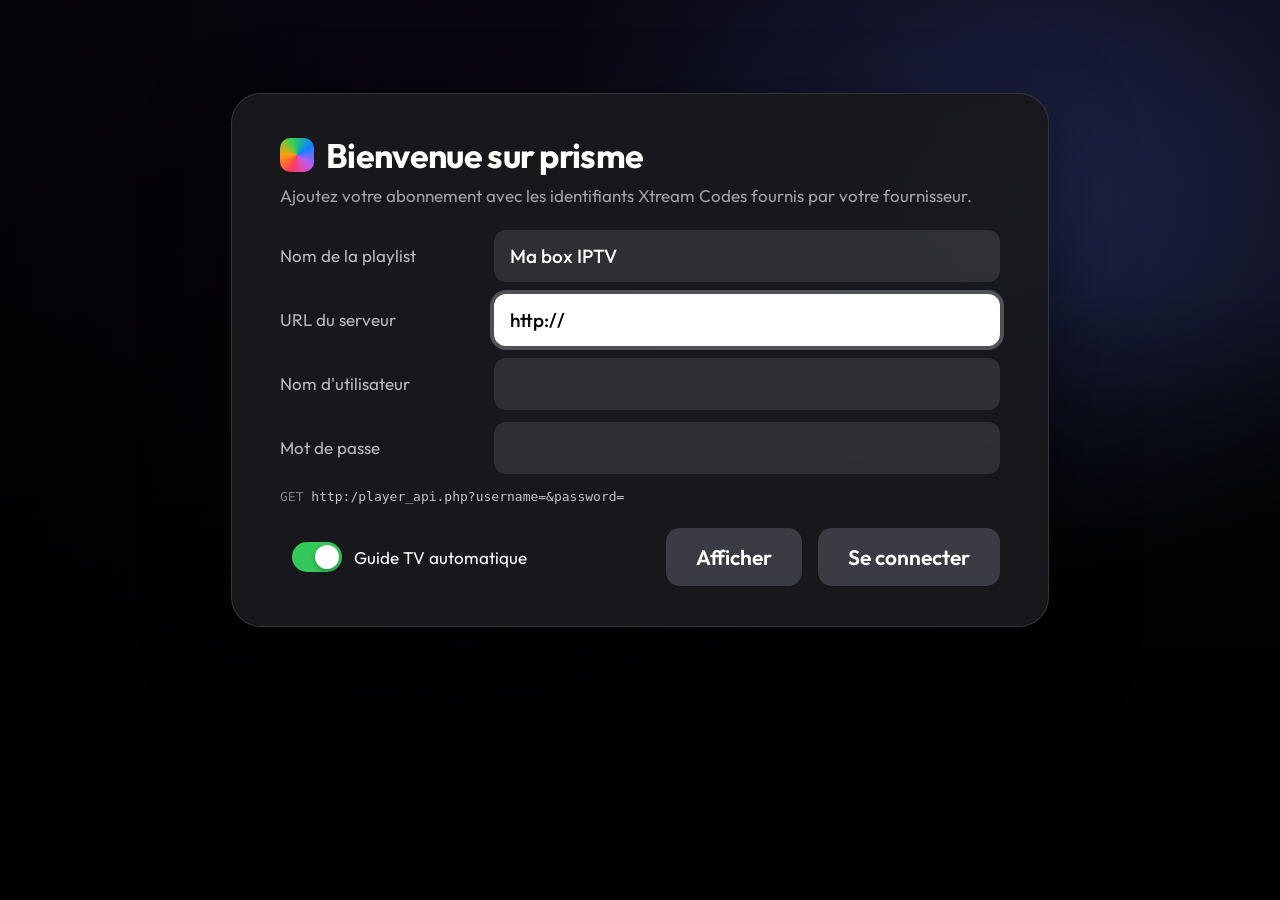
<file: app/src/main/assets/web/index.html>
<!doctype html>
<html lang="fr">
<head>
<meta charset="utf-8">
<meta name="viewport" content="width=1280, user-scalable=no">
<title>prisme</title>
<link rel="stylesheet" href="https://fonts.googleapis.com/css2?family=Archivo+Black&family=Bebas+Neue&family=Outfit:wght@200;300;400;500;600;700&family=Playfair+Display:ital,wght@1,700&display=swap">
<style>
/* Layout: salon sombre, téléviseur 16:9 rendu en 1280×720 natif puis mis à l'échelle, télécommande Fire TV à droite */
:root{
  --room:#0b0c10; --room2:#14161d; --ink:#eef0f5; --muted:#8b90a0;
  --glass:rgba(255,255,255,.10); --glass-b:rgba(255,255,255,.14);
  --focus:#ffffff; --live:#ff3b30; --ok:#34c759; --accent:#0a84ff;
  --ui:"SF Pro Display",-apple-system,BlinkMacSystemFont,"Outfit",system-ui,sans-serif;
  color-scheme:dark;
}
html,body{height:100%}
body{background:radial-gradient(120% 80% at 50% 0%,var(--room2),var(--room) 70%);color:var(--ink);font-family:var(--ui)}
.page{padding-left:max(16px,env(safe-area-inset-left,0px));padding-right:max(16px,env(safe-area-inset-right,0px));padding-block:20px 28px;max-width:1440px;margin:0 auto}
.top{display:flex;flex-wrap:wrap;align-items:baseline;justify-content:space-between;gap:8px 24px;margin-bottom:16px}
.top h1{margin:0;font-size:20px;font-weight:600;letter-spacing:-.01em}
.top p{margin:0;color:var(--muted);font-size:13px}
.stage{display:flex;gap:28px;align-items:center;justify-content:center;flex-wrap:wrap}
.tvwrap{flex:1 1 640px;min-width:0;max-width:1120px}
.tv{background:#050506;padding:10px;border-radius:14px;box-shadow:0 30px 80px rgba(0,0,0,.6),0 0 0 1px #1d1f26 inset}
.tv-inner{position:relative;width:100%;aspect-ratio:16/9;max-width:100%;overflow:hidden;border-radius:3px;background:#000}
.stand{width:22%;height:14px;margin:0 auto;background:linear-gradient(#16181e,#0c0d11);border-radius:0 0 10px 10px}
.hint{color:var(--muted);font-size:13px;line-height:1.6;margin:18px auto 0;max-width:900px;text-align:center}
kbd{font-family:var(--ui);font-size:12px;background:#1c1f27;border:1px solid #2a2e39;border-bottom-width:2px;border-radius:5px;padding:1px 6px;color:var(--ink)}

/* Télécommande */
.remote{width:118px;flex:0 0 auto;background:linear-gradient(160deg,#2a2b30,#141518);border-radius:60px;padding:26px 14px 34px;display:flex;flex-direction:column;align-items:center;gap:16px;box-shadow:0 20px 50px rgba(0,0,0,.6),inset 0 1px 0 rgba(255,255,255,.08)}
.rb{appearance:none;border:0;background:#0f1013;color:#cfd2da;border-radius:50%;width:36px;height:36px;display:grid;place-items:center;cursor:pointer;box-shadow:inset 0 1px 0 rgba(255,255,255,.06),0 2px 3px rgba(0,0,0,.5)}
.rb:active{transform:scale(.94);background:#1c1e24}
.rb:focus-visible{outline:2px solid var(--accent);outline-offset:2px}
.rb svg{width:16px;height:16px;fill:currentColor}
.mic{background:#20476e;color:#fff}
.dpad{position:relative;width:96px;height:96px;border-radius:50%;background:#0f1013;box-shadow:inset 0 1px 0 rgba(255,255,255,.06),0 3px 5px rgba(0,0,0,.5)}
.dpad .rb{position:absolute;background:transparent;box-shadow:none;width:30px;height:30px}
.dpad .u{top:2px;left:33px}.dpad .d{bottom:2px;left:33px}.dpad .l{left:2px;top:33px}.dpad .r{right:2px;top:33px}
.dpad .ok{left:24px;top:24px;width:48px;height:48px;background:#1b1d22;box-shadow:inset 0 1px 0 rgba(255,255,255,.07);font-size:11px;font-weight:600}
.rrow{display:flex;gap:10px}
.brand-r{font-size:10px;letter-spacing:.2em;color:#5c606c;margin-top:4px}

/* Écran TV (1280×720) */
#scr{position:absolute;left:0;top:0;width:1280px;height:720px;transform-origin:0 0;overflow:hidden;font-family:var(--ui);color:#fff;background:#000;-webkit-font-smoothing:antialiased}
#bg,#bg>div{position:absolute;inset:0}
.bgl{transition:opacity .7s ease;opacity:0;background-size:cover}
.bgl.on{opacity:1}
.shade{background:linear-gradient(90deg,rgba(0,0,0,.78) 0%,rgba(0,0,0,.35) 55%,rgba(0,0,0,.1) 100%),linear-gradient(0deg,rgba(0,0,0,.85) 0%,transparent 60%)}
#view{position:absolute;inset:0}
.foc{outline:none}

/* Barre d'onglets tvOS */
.tabbar{position:absolute;top:26px;left:0;right:0;display:flex;justify-content:center;z-index:5;pointer-events:none}
.tabs{pointer-events:auto;display:flex;gap:4px;padding:6px;border-radius:40px;background:rgba(40,40,48,.45);backdrop-filter:blur(30px) saturate(1.7);-webkit-backdrop-filter:blur(30px) saturate(1.7);border:1px solid rgba(255,255,255,.1)}
.tab{height:44px;padding:0 24px;border-radius:30px;display:flex;align-items:center;font-size:21px;font-weight:500;color:rgba(255,255,255,.72);cursor:pointer;transition:all .18s}
.tab.ic{padding:0 16px}.tab svg{width:22px;height:22px;fill:currentColor}
.tab.sel{background:rgba(255,255,255,.2);color:#fff}
.tab.foc{background:#fff;color:#000;transform:scale(1.08);box-shadow:0 8px 24px rgba(0,0,0,.4)}
.brand{position:absolute;left:56px;top:36px;z-index:5;font-size:22px;font-weight:700;letter-spacing:-.02em;display:flex;align-items:center;gap:8px}
.brand i{width:22px;height:22px;border-radius:7px;background:conic-gradient(from 200deg,#ff375f,#ff9f0a,#30d158,#0a84ff,#bf5af2,#ff375f);display:inline-block}
.clock{position:absolute;right:56px;top:36px;z-index:5;font-size:22px;font-weight:500;color:rgba(255,255,255,.85);font-variant-numeric:tabular-nums}

/* Héro (aperçu de l'élément focalisé) */
.hero{position:absolute;left:64px;top:108px;width:700px;height:268px;display:flex;flex-direction:column;justify-content:flex-end;gap:10px}
.kick{font-size:15px;font-weight:600;letter-spacing:.08em;text-transform:uppercase;color:rgba(255,255,255,.7)}
.ttl{margin:0;color:#fff;text-shadow:0 4px 30px rgba(0,0,0,.4);text-wrap:balance}
.hero .ttl{max-height:170px;overflow:hidden}
.ttl.f-bebas{font:400 86px/.92 "Bebas Neue",var(--ui);letter-spacing:.02em}
.ttl.f-serif{font:italic 700 62px/1 "Playfair Display",Georgia,serif}
.ttl.f-black{font:400 54px/1 "Archivo Black",var(--ui);text-transform:uppercase}
.ttl.f-thin{font:200 60px/1 "Outfit",var(--ui);text-transform:uppercase;letter-spacing:.14em}
.meta{display:flex;flex-wrap:wrap;align-items:center;gap:8px 14px;font-size:18px;color:rgba(255,255,255,.82)}
.badge{font-size:13px;font-weight:700;border:1.5px solid rgba(255,255,255,.55);border-radius:5px;padding:1px 6px;letter-spacing:.04em}
.rt{display:inline-flex;align-items:center;gap:7px;font-weight:600;font-variant-numeric:tabular-nums}
.rt b{font-size:12px;font-weight:800;padding:2px 6px;border-radius:4px;color:#000}
.rt .r-imdb{background:#f5c518}.rt .r-tmdb{background:linear-gradient(90deg,#90cea1,#01b4e4)}.rt .r-rt{background:#fa320a;color:#fff}.rt .r-mc{background:#66cc33}.rt .r-lb{background:#2c3440;color:#fff;box-shadow:inset 4px 0 #ff8000,inset 8px 0 #00e054,inset 12px 0 #40bcf4;padding-left:16px}.rt .r-ac{background:#fecc00}.rt .r-sc{background:#1fd086}
.notes{display:flex;flex-wrap:wrap;gap:10px 18px;font-size:17px}
.newb{align-self:stretch;margin:-12px -12px 0;padding:5px 4px;text-align:center;white-space:nowrap;font-size:10px;font-weight:800;letter-spacing:.06em;text-transform:uppercase;background:#0a84ff;color:#fff;box-shadow:0 2px 10px rgba(0,0,0,.35)}
.crew .newb{margin:0;padding:2px 7px;border-radius:5px;font-size:10px}
.rows .row{padding-top:22px}
.card.rk{width:206px;padding-left:68px;box-sizing:border-box}
.card.rk .pst{z-index:1}
.rkn{position:absolute;left:-4px;bottom:26px;font:400 150px/.78 "Archivo Black",var(--ui);color:rgba(255,255,255,.06);-webkit-text-stroke:2px rgba(255,255,255,.55);letter-spacing:-.08em;transition:all .2s}
.rkn.two{font-size:120px;letter-spacing:-.12em;left:-10px}
.card.rk.foc .rkn{-webkit-text-stroke-color:#fff;color:rgba(255,255,255,.15)}
.card .reco{font-size:12px;color:rgba(255,255,255,.55);margin-top:2px;white-space:nowrap;transition:transform .2s}
.card.foc .reco{color:#fff;transform:translateY(10px)}
.rt .imdb{background:#f5c518}.rt .tmdb{background:linear-gradient(90deg,#90cea1,#01b4e4);}
.syn{font-size:18px;line-height:1.45;color:rgba(255,255,255,.85);display:-webkit-box;-webkit-line-clamp:3;-webkit-box-orient:vertical;overflow:hidden;max-width:640px}

/* Rangées */
.rows{position:absolute;left:0;right:0;top:384px;bottom:0;-webkit-mask-image:linear-gradient(transparent 0,#000 22px);mask-image:linear-gradient(transparent 0,#000 22px);overflow-y:auto;overflow-x:hidden;scrollbar-width:none}
.sx{position:relative}.sx,.sy{scrollbar-width:none}
.sx::-webkit-scrollbar,.sy::-webkit-scrollbar,.rows::-webkit-scrollbar{display:none}
.row{position:relative;padding-top:4px}
.row h3{margin:0 0 0 64px;font-size:20px;font-weight:600;color:rgba(255,255,255,.78)}
.row h3 small{font-size:14px;color:rgba(255,255,255,.45);font-weight:500;margin-left:10px}
.sx{display:flex;gap:26px;overflow-x:auto;overflow-y:hidden;padding:16px 64px 14px}
.card{flex:0 0 auto;width:138px;cursor:pointer;position:relative}
.pst{width:138px;height:207px;border-radius:12px;position:relative;overflow:hidden;background:linear-gradient(160deg,var(--a),var(--b));box-shadow:0 6px 18px rgba(0,0,0,.4);transition:transform .2s cubic-bezier(.2,.8,.2,1),box-shadow .2s}
.pst::before{content:"";position:absolute}
.pst::after{content:"";position:absolute;inset:0;background:linear-gradient(115deg,rgba(255,255,255,.22),transparent 38%);opacity:.4;transition:opacity .2s}
.sh0::before{width:150%;height:90%;right:-60%;top:-30%;border-radius:50%;background:radial-gradient(circle,rgba(255,255,255,.35),transparent 65%)}
.sh1::before{left:0;right:0;top:34%;height:22%;background:linear-gradient(90deg,transparent,rgba(0,0,0,.35),transparent);box-shadow:0 -40px 60px rgba(255,255,255,.12)}
.sh2::before{width:110px;height:110px;left:14px;top:20px;border-radius:50%;border:2px solid rgba(255,255,255,.35);box-shadow:0 0 40px rgba(255,255,255,.15)}
.sh3::before{width:40%;height:180%;left:30%;top:-40%;transform:rotate(28deg);background:linear-gradient(90deg,transparent,rgba(255,255,255,.18),transparent)}
.pst-in{position:absolute;inset:0;padding:12px;display:flex;flex-direction:column;justify-content:space-between;background:linear-gradient(0deg,rgba(0,0,0,.55),transparent 55%)}
.pst-k{font-size:10px;font-weight:700;letter-spacing:.18em;color:rgba(255,255,255,.8)}
.pst-t{display:block;color:#fff;text-wrap:balance;word-break:normal;overflow-wrap:normal;max-height:130px}
.f-bebas .pst-t{font:400 34px/.9 "Bebas Neue",var(--ui)}
.f-serif .pst-t{font:italic 700 22px/1.05 "Playfair Display",Georgia,serif}
.f-black .pst-t{font:400 17px/1.05 "Archivo Black",var(--ui);text-transform:uppercase}
.f-thin .pst-t{font:300 19px/1.1 "Outfit",var(--ui);text-transform:uppercase;letter-spacing:.12em}
.cap{font-size:14px;color:rgba(255,255,255,.6);margin-top:10px;white-space:nowrap;overflow:hidden;text-overflow:ellipsis;transition:all .2s}
.card.foc .pst{transform:scale(1.12) translateY(-4px);box-shadow:0 24px 40px rgba(0,0,0,.65)}
.card.foc .pst::after{opacity:1}
.card.foc .cap,.card.foc .role{color:#fff;transform:translateY(10px)}
.role{transition:transform .2s}
.card.hp .pst-in{padding-bottom:24px}
.prog{position:absolute;left:12px;right:12px;top:192px;height:5px;border-radius:3px;background:rgba(255,255,255,.3);overflow:hidden;z-index:2;transition:transform .2s}
.prog i{display:block;height:100%;background:#fff}
.card.foc .prog{transform:translateY(8px) scale(1.08)}
.favdot{position:absolute;right:8px;top:8px;z-index:2;width:22px;height:22px;border-radius:50%;background:rgba(0,0,0,.45);display:grid;place-items:center;font-size:12px}

/* Boutons */
.btns{display:flex;gap:16px;flex-wrap:nowrap}
.btn{height:58px;padding:0 30px;border-radius:14px;background:rgba(255,255,255,.17);backdrop-filter:blur(20px);-webkit-backdrop-filter:blur(20px);display:flex;align-items:center;gap:10px;font-size:21px;font-weight:600;color:#fff;cursor:pointer;transition:all .18s cubic-bezier(.2,.8,.2,1)}
.btn svg{width:20px;height:20px;fill:currentColor}
.btn.round{width:58px;padding:0;justify-content:center;border-radius:50%}
.btn.foc{background:#fff;color:#000;transform:scale(1.07);box-shadow:0 14px 30px rgba(0,0,0,.45)}

/* Fiche détail */
.det{position:absolute;inset:0;overflow-y:auto;overflow-x:hidden}
.det-top{position:relative;padding:150px 64px 30px;min-height:560px;display:flex;flex-direction:column;justify-content:flex-end;gap:16px;width:1100px;box-sizing:border-box}
.det-top .ttl{max-width:900px}
.det-top .syn{-webkit-line-clamp:5}
.crew{font-size:16px;color:rgba(255,255,255,.6);line-height:1.5}
.crew b{color:rgba(255,255,255,.9);font-weight:600}
.cast{flex:0 0 auto;width:132px;text-align:center;cursor:pointer}
.av{width:118px;height:118px;margin:0 auto;border-radius:50%;display:grid;place-items:center;font-size:36px;font-weight:600;letter-spacing:.02em;color:rgba(255,255,255,.92);background:radial-gradient(circle at 30% 25%,hsl(var(--h) 55% 58%),hsl(var(--h) 45% 22%));box-shadow:0 8px 20px rgba(0,0,0,.4);transition:transform .2s cubic-bezier(.2,.8,.2,1),box-shadow .2s}
.cast .n{font-size:15px;font-weight:600;margin-top:12px;line-height:1.2}
.cast .r{font-size:13px;color:rgba(255,255,255,.55);margin-top:3px;line-height:1.2}
.cast.foc .av{transform:scale(1.12);box-shadow:0 20px 36px rgba(0,0,0,.6),0 0 0 3px #fff}
.seasons{display:flex;gap:10px;padding:14px 64px 4px;overflow-x:auto}
.chip{height:42px;padding:0 20px;border-radius:21px;display:flex;align-items:center;font-size:17px;font-weight:600;color:rgba(255,255,255,.7);background:rgba(255,255,255,.08);cursor:pointer;white-space:nowrap;transition:all .18s}
.chip.sel{background:rgba(255,255,255,.22);color:#fff}
.chip.foc{background:#fff;color:#000;transform:scale(1.07)}
.ep{flex:0 0 auto;width:260px;cursor:pointer}
.eth{width:260px;height:146px;border-radius:12px;position:relative;overflow:hidden;background:linear-gradient(135deg,var(--a),var(--b));box-shadow:0 6px 16px rgba(0,0,0,.4);transition:transform .2s cubic-bezier(.2,.8,.2,1),box-shadow .2s}
.eth::after{content:"";position:absolute;inset:0;background:radial-gradient(70% 90% at var(--x) 30%,rgba(255,255,255,.28),transparent 60%),linear-gradient(0deg,rgba(0,0,0,.5),transparent 60%)}
.eth span{position:absolute;left:12px;bottom:10px;z-index:1;font-size:13px;font-weight:700;letter-spacing:.1em}
.ep .et{font-size:16px;font-weight:600;margin-top:12px}
.ep .ed{font-size:13px;color:rgba(255,255,255,.55);margin-top:3px}
.ep.foc .eth{transform:scale(1.08);box-shadow:0 20px 36px rgba(0,0,0,.6)}

/* Acteur */
.act-top{display:flex;gap:40px;align-items:center;padding:120px 64px 20px}
.act-top .av{width:200px;height:200px;font-size:64px;margin:0}
.act-top h1{margin:0;font-size:56px;font-weight:700;letter-spacing:-.02em}
.act-top p{margin:8px 0 0;font-size:19px;color:rgba(255,255,255,.65)}
.card .role{font-size:12px;color:rgba(255,255,255,.45);white-space:nowrap;overflow:hidden;text-overflow:ellipsis;margin-top:2px}

/* TV en direct */
.live{position:absolute;inset:110px 0 0 0;display:grid;grid-template-columns:220px 390px 1fr;grid-template-rows:minmax(0,1fr);gap:20px;padding:0 48px 30px}
.lcats{position:relative;display:flex;flex-direction:column;gap:4px;overflow-y:auto;scrollbar-width:none}
.lcat{height:46px;padding:0 16px;border-radius:12px;display:flex;align-items:center;justify-content:space-between;font-size:17px;font-weight:500;color:rgba(255,255,255,.7);cursor:pointer;transition:all .16s}
.lcat small{font-size:14px;opacity:.6;font-variant-numeric:tabular-nums}
.lcat.sel{background:rgba(255,255,255,.12);color:#fff}
.lcat.foc{background:#fff;color:#000;transform:scale(1.04)}
.lchs{position:relative;min-height:0;overflow-y:auto;display:flex;flex-direction:column;gap:6px;padding:4px 10px 20px 4px}
.lch{display:grid;grid-template-columns:34px 76px 1fr;gap:12px;align-items:center;padding:10px 12px;border-radius:14px;cursor:pointer;background:rgba(255,255,255,.05);transition:all .16s}
.lch .num{font-size:15px;color:rgba(255,255,255,.5);font-variant-numeric:tabular-nums;text-align:right}
.logo{height:44px;border-radius:9px;display:grid;place-items:center;background:var(--c);font-size:13px;font-weight:800;letter-spacing:-.01em;text-align:center;line-height:1.05;padding:0 4px;color:#fff;box-shadow:inset 0 0 0 1px rgba(255,255,255,.15)}
.lch .nm{font-size:16px;font-weight:600;white-space:nowrap;overflow:hidden;text-overflow:ellipsis}
.lch .pg{font-size:13px;color:rgba(255,255,255,.6);white-space:nowrap;overflow:hidden;text-overflow:ellipsis;margin-top:2px}
.bar{height:4px;border-radius:2px;background:rgba(255,255,255,.18);margin-top:7px;overflow:hidden}
.bar i{display:block;height:100%;background:currentColor;opacity:.9}
.lch.foc{background:#fff;color:#000;transform:scale(1.035);box-shadow:0 12px 30px rgba(0,0,0,.4)}
.lch.foc .num,.lch.foc .pg{color:rgba(0,0,0,.6)}
.lch.foc .bar{background:rgba(0,0,0,.15)}
.lpanel{min-width:0;display:flex;flex-direction:column;gap:16px}
.prev{position:relative;width:100%;aspect-ratio:16/9;border-radius:16px;overflow:hidden;background:#111;box-shadow:0 14px 40px rgba(0,0,0,.5)}
.vid{position:absolute;inset:-20%;background:radial-gradient(40% 50% at 30% 40%,var(--c),transparent 70%),radial-gradient(35% 45% at 70% 60%,#ffffff22,transparent 70%),linear-gradient(135deg,#0b0b12,#1a1a24);animation:drift 9s ease-in-out infinite alternate;filter:saturate(1.2)}
@keyframes drift{0%{transform:translate(0,0) scale(1)}100%{transform:translate(6%,-4%) scale(1.15)}}
.scan{position:absolute;inset:0;background:repeating-linear-gradient(0deg,rgba(255,255,255,.025) 0 2px,transparent 2px 4px)}
.livebadge{position:absolute;left:14px;top:14px;background:var(--live);color:#fff;font-size:12px;font-weight:800;letter-spacing:.1em;padding:4px 9px;border-radius:6px;display:flex;align-items:center;gap:6px}
.livebadge::before{content:"";width:7px;height:7px;border-radius:50%;background:#fff;animation:blink 1.4s infinite}
@keyframes blink{50%{opacity:.25}}
.prev .logo{position:absolute;right:14px;top:14px;height:36px;min-width:70px}
.prev .wm{position:absolute;left:0;right:0;bottom:14px;text-align:center;font-size:13px;color:rgba(255,255,255,.45)}
.now h4{margin:0;font-size:24px;font-weight:700}
.now .tm{font-size:15px;color:rgba(255,255,255,.65);font-variant-numeric:tabular-nums;display:flex;gap:10px;align-items:center}
.now .bar{height:5px;color:#fff}
.next{display:flex;flex-direction:column;gap:2px;font-size:15px}
.next div{display:grid;grid-template-columns:62px 1fr auto;gap:10px;padding:7px 10px;border-radius:8px;background:rgba(255,255,255,.05)}
.next b{font-weight:600;font-variant-numeric:tabular-nums;color:rgba(255,255,255,.7)}
.next em{font-style:normal;color:rgba(255,255,255,.45);font-size:13px}

/* Recherche */
.srch{position:absolute;inset:110px 0 0 0;display:grid;grid-template-columns:400px 1fr;grid-template-rows:minmax(0,1fr);gap:30px;padding:0 0 0 64px}
.qbox{height:58px;border-radius:14px;background:rgba(255,255,255,.1);display:flex;align-items:center;padding:0 18px;font-size:24px;font-weight:500;margin-bottom:18px}
.qbox .ph{color:rgba(255,255,255,.4)}
.qbox .caret{width:2px;height:28px;background:#fff;margin-left:2px;animation:blink 1s infinite}
.kb{display:grid;grid-template-columns:repeat(6,1fr);gap:8px}
.key{height:52px;border-radius:12px;display:grid;place-items:center;font-size:21px;font-weight:500;background:rgba(255,255,255,.07);cursor:pointer;transition:all .15s;text-transform:uppercase}
.key.w2{grid-column:span 2;font-size:16px;text-transform:none}
.key.foc{background:#fff;color:#000;transform:scale(1.1)}
.res{overflow-y:auto;padding:0 40px 30px 0;position:relative}
.res h3{margin:6px 0 0;font-size:20px;font-weight:600;color:rgba(255,255,255,.78)}
.res .sx{padding-left:6px;flex-wrap:wrap;overflow:visible;row-gap:30px}
.empty{color:rgba(255,255,255,.5);font-size:18px;margin-top:20px;line-height:1.5}

/* Réglages */
.set{position:absolute;inset:110px 0 0 0;overflow-y:auto;padding:0 260px 40px}
.set h3{font-size:16px;font-weight:600;letter-spacing:.08em;text-transform:uppercase;color:rgba(255,255,255,.5);margin:22px 0 10px 18px}
.grp{border-radius:18px;background:rgba(255,255,255,.07);overflow:hidden}
.it{display:flex;justify-content:space-between;align-items:center;gap:20px;padding:0 22px;height:58px;font-size:19px;border-top:1px solid rgba(255,255,255,.06);transition:all .15s}
.it:first-child{border-top:0}
.it span:last-child{color:rgba(255,255,255,.6);font-variant-numeric:tabular-nums;white-space:nowrap;overflow:hidden;text-overflow:ellipsis;max-width:520px}
.it[data-f]{cursor:pointer}
.it.foc{background:#fff;color:#000;transform:scale(1.02);border-radius:14px}
.it.foc span:last-child{color:rgba(0,0,0,.6)}
.sw{width:50px;height:30px;border-radius:15px;background:rgba(255,255,255,.25);position:relative;transition:background .2s;flex:0 0 auto}
.sw::after{content:"";position:absolute;left:3px;top:3px;width:24px;height:24px;border-radius:50%;background:#fff;transition:transform .2s;box-shadow:0 2px 4px rgba(0,0,0,.3)}
.it.foc .sw:not(.on),.opt.foc .sw:not(.on){background:rgba(0,0,0,.22)}.sw.on{background:var(--ok)}.sw.on::after{transform:translateX(20px)}
.it.tall{height:auto;padding-block:12px}.it small{display:block;font-size:14px;color:rgba(255,255,255,.5);margin-top:3px}.it.foc small{color:rgba(0,0,0,.55)}
.srcrow{display:flex;gap:10px;align-items:center;flex-wrap:wrap}.srcrow .lbl{font-size:15px;color:rgba(255,255,255,.6);margin-right:4px}
.st-ok{color:var(--ok)!important;font-weight:600}

/* Connexion */
.login{position:absolute;inset:0;display:grid;place-items:center}
.lpanel2{width:720px;padding:40px 48px;border-radius:30px;background:rgba(30,30,38,.55);backdrop-filter:blur(40px) saturate(1.6);-webkit-backdrop-filter:blur(40px) saturate(1.6);border:1px solid rgba(255,255,255,.12);box-shadow:0 30px 80px rgba(0,0,0,.5)}
.lpanel2 h2{margin:0;font-size:34px;font-weight:700;letter-spacing:-.02em;display:flex;align-items:center;gap:12px}
.lpanel2 h2 i{width:34px;height:34px;border-radius:10px;background:conic-gradient(from 200deg,#ff375f,#ff9f0a,#30d158,#0a84ff,#bf5af2,#ff375f)}
.lpanel2 .sub{margin:8px 0 24px;font-size:17px;color:rgba(255,255,255,.6)}
.fld{display:grid;grid-template-columns:200px 1fr;align-items:center;gap:14px;margin-bottom:12px}
.fld label{font-size:17px;color:rgba(255,255,255,.7)}
.inp{height:52px;border-radius:12px;border:0;outline:0;background:rgba(255,255,255,.1);color:#fff;font:500 19px var(--ui);padding:0 16px;width:100%;box-sizing:border-box;transition:all .15s}
.inp.foc{background:#fff;color:#000;box-shadow:0 0 0 4px rgba(255,255,255,.25)}
.req{font:13px/1.4 ui-monospace,Menlo,monospace;color:rgba(255,255,255,.45);margin:14px 0 22px;word-break:break-all}
.req b{color:rgba(255,255,255,.75);font-weight:500}
.lrow{display:flex;justify-content:space-between;align-items:center}
.opt{flex:0 0 auto;display:flex;align-items:center;gap:12px;font-size:17px;padding:8px 12px;border-radius:12px;cursor:pointer;transition:all .15s}
.opt.foc{background:#fff;color:#000}
.steps{list-style:none;margin:20px 0 0;padding:0;display:flex;flex-direction:column;gap:12px}
.steps li{display:flex;align-items:center;gap:14px;font-size:18px;color:rgba(255,255,255,.4);transition:color .3s}
.steps li .dot{width:24px;height:24px;border-radius:50%;border:2px solid rgba(255,255,255,.25);display:grid;place-items:center;font-size:13px;flex:0 0 auto}
.steps li.run{color:#fff}.steps li.run .dot{border-color:#fff;border-top-color:transparent;animation:spin .8s linear infinite}
.steps li.done{color:rgba(255,255,255,.85)}.steps li.done .dot{background:var(--ok);border-color:var(--ok);color:#000;font-weight:900}
.steps code{font:13px ui-monospace,Menlo,monospace;color:rgba(255,255,255,.45);margin-left:auto}
@keyframes spin{to{transform:rotate(360deg)}}

/* Lecteur */
.player{position:absolute;inset:0;background:#000;overflow:hidden}
.player .vid{animation-duration:14s}
.player .wm2{position:absolute;left:0;right:0;top:46%;text-align:center;font-size:16px;color:rgba(255,255,255,.35);letter-spacing:.06em}
.pov{position:absolute;inset:0;background:linear-gradient(0deg,rgba(0,0,0,.85),transparent 45%),linear-gradient(180deg,rgba(0,0,0,.6),transparent 25%);transition:opacity .35s}
.pov.hid{opacity:0}
.ptop{position:absolute;left:64px;top:44px;right:64px;display:flex;justify-content:space-between;align-items:flex-start}
.ptop h2{margin:0;font-size:34px;font-weight:700}
.ptop p{margin:6px 0 0;font-size:18px;color:rgba(255,255,255,.7)}
.pbot{position:absolute;left:64px;right:64px;bottom:44px;display:flex;flex-direction:column;gap:18px}
.ptrack{height:8px;border-radius:4px;background:rgba(255,255,255,.25);overflow:hidden}
.ptrack i{display:block;height:100%;background:#fff;transition:width .3s linear}
.ptime{display:flex;justify-content:space-between;font-size:16px;color:rgba(255,255,255,.75);font-variant-numeric:tabular-nums}
.pctl{display:flex;gap:14px;align-items:center}
.pctl .btn{height:52px;font-size:18px}
.pctl .btn.round{width:52px}
.pinfo{position:absolute;right:64px;bottom:190px;width:520px;padding:20px 24px;border-radius:18px;background:rgba(30,30,38,.6);backdrop-filter:blur(30px);-webkit-backdrop-filter:blur(30px);font-size:14px;line-height:1.7;color:rgba(255,255,255,.8);border:1px solid rgba(255,255,255,.12)}
.pinfo code{font:13px ui-monospace,Menlo,monospace;color:#fff;word-break:break-all}
.zap{position:absolute;right:64px;top:44px;display:flex;align-items:center;gap:12px;font-size:28px;font-weight:700;font-variant-numeric:tabular-nums}
.zap .logo{height:44px;min-width:84px}

/* Pop-up des sources */
.modal{position:absolute;inset:0;z-index:30;display:grid;place-items:center;background:rgba(0,0,0,.5);backdrop-filter:blur(8px);-webkit-backdrop-filter:blur(8px)}
.mbox{width:800px;max-height:620px;display:flex;flex-direction:column;gap:6px;padding:30px 34px;border-radius:28px;background:rgba(36,36,44,.72);backdrop-filter:blur(40px) saturate(1.6);-webkit-backdrop-filter:blur(40px) saturate(1.6);border:1px solid rgba(255,255,255,.14);box-shadow:0 30px 80px rgba(0,0,0,.6)}
.mbox h2{margin:0 0 12px;font-size:32px;font-weight:700}
.mlist{position:relative;overflow-y:auto;max-height:430px;display:flex;flex-direction:column;gap:8px;padding:4px 8px 8px 4px;scrollbar-width:none}
.msrc{display:grid;grid-template-columns:92px 1fr auto;gap:16px;align-items:center;padding:14px 18px;border-radius:16px;background:rgba(255,255,255,.07);cursor:pointer;transition:all .16s}
.msrc .mn{font-size:19px;font-weight:600}.msrc .mn em{font-style:normal;font-size:14px;opacity:.6;font-weight:500}
.msrc .md{font-size:14px;color:rgba(255,255,255,.6);margin-top:3px;white-space:nowrap;overflow:hidden;text-overflow:ellipsis}
.msrc .mi{font-size:13px;color:rgba(255,255,255,.6);text-align:right;max-width:220px}
.msrc.foc{background:#fff;color:#000;transform:scale(1.03)}.msrc.foc .md,.msrc.foc .mi{color:rgba(0,0,0,.6)}
.mfoot{font-size:14px;color:rgba(255,255,255,.5);margin-top:8px}
.qb{display:inline-grid;place-items:center;height:30px;padding:0 10px;border-radius:8px;font-size:14px;font-weight:800;letter-spacing:.02em;color:#000;background:#d4d7de}
.qb.q4K{background:linear-gradient(135deg,#f7d774,#d39b2a)}.qb.q1080p{background:#7cc4ff}.qb.q720p{background:#c9ced8}.qb.qSD{background:#8e939e}
/* Cartes source (fiche) */
.scard{flex:0 0 auto;width:340px;padding:18px 20px;border-radius:18px;background:rgba(255,255,255,.08);cursor:pointer;transition:all .18s cubic-bezier(.2,.8,.2,1);box-sizing:border-box}
.scard .sh{display:flex;align-items:center;gap:10px}
.scard .pn{font-size:17px;font-weight:700;white-space:nowrap;overflow:hidden;text-overflow:ellipsis}
.scard .def{margin-left:auto;font-size:12px;font-weight:700;padding:3px 8px;border-radius:6px;background:rgba(255,255,255,.18)}
.scard .sn{font:12px/1.4 ui-monospace,Menlo,monospace;color:rgba(255,255,255,.5);margin:10px 0 8px;white-space:nowrap;overflow:hidden;text-overflow:ellipsis}
.scard dl{display:grid;grid-template-columns:96px 1fr;gap:5px 10px;margin:0;font-size:14px;line-height:1.35}
.scard dt{color:rgba(255,255,255,.5)}.scard dd{margin:0}
.scard.sel{box-shadow:inset 0 0 0 2px rgba(255,255,255,.35)}
.scard.foc{background:#fff;color:#000;transform:scale(1.05);box-shadow:0 20px 40px rgba(0,0,0,.5)}
.scard.foc .sn,.scard.foc dt{color:rgba(0,0,0,.55)}.scard.foc .def{background:rgba(0,0,0,.1)}
.srcline{font-size:16px;color:rgba(255,255,255,.65)}.srcline b{color:#fff;font-weight:600}
.nsrc{font-size:11px;font-weight:700;padding:1px 6px;border-radius:5px;background:rgba(255,255,255,.18);margin-left:6px;vertical-align:2px}
.lch.foc .nsrc{background:rgba(0,0,0,.12)}
/* Pop-up audio et sous-titres */
.tgrid{display:grid;grid-template-columns:1fr 1fr;gap:26px;margin-top:4px}
.tcol{position:relative;display:flex;flex-direction:column;gap:8px;max-height:400px;overflow-y:auto;padding:4px;scrollbar-width:none}
.tcol h4{margin:0 0 4px 4px;font-size:15px;font-weight:600;letter-spacing:.08em;text-transform:uppercase;color:rgba(255,255,255,.55)}
.trk{display:flex;justify-content:space-between;align-items:center;gap:12px;min-height:56px;padding:8px 18px;border-radius:14px;background:rgba(255,255,255,.07);font-size:19px;font-weight:600;cursor:pointer;transition:all .16s;box-sizing:border-box}
.trk small{display:block;font-size:13px;font-weight:500;color:rgba(255,255,255,.55);margin-top:2px}
.trk .ck{font-size:20px;font-weight:800;color:var(--accent)}
.trk.on{background:rgba(255,255,255,.16)}
.trk.foc{background:#fff;color:#000;transform:scale(1.04)}.trk.foc small{color:rgba(0,0,0,.55)}.trk.foc .ck{color:#000}
/* Format d'image */
.pframe{position:absolute;left:50%;top:50%;width:1280px;height:720px;transform:translate(-50%,-50%);overflow:hidden;transition:all .35s cubic-bezier(.2,.8,.2,1)}
.pframe.f-43{width:960px}.pframe.f-219{height:549px}.pframe.f-fill{transform:translate(-50%,-50%) scale(1.18)}.pframe.f-zoom{transform:translate(-50%,-50%) scale(1.33)}.pframe.f-stretch .vid{transform:scaleX(1.25)}
.pframe.f-169{width:1280px;height:720px}.pframe.f-fit{width:1220px;height:686px}
.fmtlbl{position:absolute;right:64px;top:120px;font-size:15px;font-weight:600;padding:6px 12px;border-radius:10px;background:rgba(0,0,0,.45)}
.pctl .btn{padding:0 20px;font-size:17px;white-space:nowrap}
/* Lecteur · proposition A */
.pkick{font-size:14px;font-weight:600;letter-spacing:.12em;text-transform:uppercase;color:rgba(255,255,255,.65)}
.ptop h1{margin:6px 0 0;font-size:40px;font-weight:700;letter-spacing:-.01em}
.ptop .psub{margin-top:6px;font-size:18px;color:rgba(255,255,255,.75)}
.pbadges{display:flex;align-items:center;gap:8px}
.pbadges .ob{height:28px;padding:0 10px;border-radius:7px;border:1.5px solid rgba(255,255,255,.55);font-size:13px;font-weight:700;display:flex;align-items:center}
.pbadges .qb{height:28px;font-size:13px}
.pclock{font-size:24px;font-weight:500;font-variant-numeric:tabular-nums;margin-left:14px}
.pch{display:flex;align-items:center;gap:16px}.pch .num{font-size:34px;font-weight:700;font-variant-numeric:tabular-nums;color:rgba(255,255,255,.85)}
.pch .logo{height:58px;min-width:104px;font-size:20px;border-radius:14px}
.pch .livebadge{position:static;height:26px;padding:0 10px;font-size:13px}
.pbot{gap:20px}
.pprog{display:flex;align-items:center;gap:18px;font-size:17px;font-variant-numeric:tabular-nums;color:rgba(255,255,255,.85)}
.pprog .tr{flex:1;height:8px;border-radius:4px;background:rgba(255,255,255,.25);position:relative}
.pprog .tr i{position:absolute;left:0;top:0;bottom:0;border-radius:4px;background:#fff;transition:width .3s linear}
.pprog .tr.knob i::after{content:"";position:absolute;right:-10px;top:-6px;width:20px;height:20px;border-radius:50%;background:#fff;box-shadow:0 2px 10px rgba(0,0,0,.5)}
.pprog .tr.knob i{border-radius:4px 0 0 4px}
.prog2{display:flex;align-items:flex-end;justify-content:space-between;gap:24px}
.prog2 h1{margin:6px 0 0;font-size:40px;font-weight:700}
.pnext{display:flex;flex-direction:column;align-items:flex-end;gap:2px;padding-bottom:4px}
.pnext span:first-child{font-size:13px;font-weight:600;letter-spacing:.1em;text-transform:uppercase;color:rgba(255,255,255,.55)}
.pnext span:last-child{font-size:18px;font-weight:600}.pnext em{font-style:normal;font-variant-numeric:tabular-nums;color:rgba(255,255,255,.7);margin-right:6px}
.prow{display:flex;align-items:center;justify-content:space-between;gap:12px}
.pgrp{display:flex;gap:12px}
.pc{height:66px;padding:0 20px 0 16px;border-radius:16px;background:rgba(255,255,255,.15);backdrop-filter:blur(20px);-webkit-backdrop-filter:blur(20px);display:flex;align-items:center;gap:12px;cursor:pointer;color:#fff;transition:all .18s cubic-bezier(.2,.8,.2,1);box-sizing:border-box}
.pc svg{width:24px;height:24px;flex:0 0 auto}
.pc span{display:flex;flex-direction:column;min-width:0}
.pc b{font-size:17px;font-weight:600;white-space:nowrap}
.pc small{font-size:13px;color:rgba(255,255,255,.7);white-space:nowrap;overflow:hidden;text-overflow:ellipsis;max-width:190px}
.pc.foc{background:#fff;color:#111;transform:scale(1.07);box-shadow:0 14px 34px rgba(0,0,0,.5)}
.pc.foc small{color:rgba(0,0,0,.6)}
.pbadges .clock{position:static}
.live-row .pgrp{gap:10px}.live-row .pc{padding:0 16px 0 14px;gap:10px}.live-row .pc small{max-width:210px}
.phint{font-size:14px;color:rgba(255,255,255,.5)}
.ppause{position:absolute;left:50%;top:44%;transform:translate(-50%,-50%);width:110px;height:110px;border-radius:50%;background:rgba(255,255,255,.18);backdrop-filter:blur(20px);-webkit-backdrop-filter:blur(20px);display:grid;place-items:center}
.ppause svg{width:44px;height:44px;fill:#fff;margin-left:6px}
.pinfo{bottom:250px}
.gt{font-variant-numeric:tabular-nums;color:rgba(255,255,255,.6);font-size:16px;min-width:56px}
.trk.foc .gt{color:rgba(0,0,0,.55)}
.trk .now{font-size:12px;font-weight:800;letter-spacing:.08em;padding:3px 8px;border-radius:6px;background:#ff3b30;color:#fff}
.trk.past{opacity:.55}
/* Défilement rapide + vignette */
.pprog .tr.knob{cursor:pointer;transition:height .15s,box-shadow .15s}
.pprog .tr.knob.foc{height:12px;box-shadow:0 0 0 5px rgba(255,255,255,.14)}
.pprog .tr.knob.foc i::after{width:26px;height:26px;right:-13px;top:-7px}
.pprog .tr.scrub i{transition:none}
.pthumb{position:absolute;bottom:30px;transform:translateX(-50%);display:flex;flex-direction:column;align-items:center;gap:6px;pointer-events:none;z-index:3}
.pth-img{width:256px;height:144px;border-radius:12px;overflow:hidden;position:relative;background:radial-gradient(60% 80% at var(--x) var(--y),var(--a),transparent 70%),radial-gradient(50% 60% at calc(100% - var(--x)) 80%,var(--b),transparent 70%),linear-gradient(135deg,#15161c,#050507);box-shadow:0 14px 36px rgba(0,0,0,.6),0 0 0 2px rgba(255,255,255,.85)}
.pth-img::after{content:"";position:absolute;inset:0;background:repeating-linear-gradient(0deg,rgba(255,255,255,.03) 0 2px,transparent 2px 4px)}
.pth-sc{position:absolute;left:10px;bottom:8px;z-index:1;font-size:12px;font-weight:700;letter-spacing:.06em;color:rgba(255,255,255,.85);text-shadow:0 1px 4px rgba(0,0,0,.6)}
.pth-t{font-size:20px;font-weight:700;font-variant-numeric:tabular-nums;text-shadow:0 2px 8px rgba(0,0,0,.6)}
.pth-d{font-size:13px;font-weight:700;padding:2px 8px;border-radius:6px;background:rgba(255,255,255,.2);font-variant-numeric:tabular-nums}
/* Compatibilité appareil */
.scard.nc,.msrc.nc{opacity:.5}
.scard.nc.foc,.msrc.nc.foc{opacity:1}
.ncw{display:inline-flex;align-items:center;gap:6px;font-size:12px;font-weight:700;color:#ff9f0a;margin-top:8px}
.scard.foc .ncw,.msrc.foc .ncw{color:#b25b00}
/* Mise à jour */
.upd .notes2{margin:4px 0 0;padding:0 0 0 20px;font-size:17px;line-height:1.6;color:rgba(255,255,255,.85)}
.upd .meta2{font-size:15px;color:rgba(255,255,255,.6);margin-top:4px}
.ubar{height:10px;border-radius:5px;background:rgba(255,255,255,.18);overflow:hidden;margin:18px 0 8px}
.ubar i{display:block;height:100%;width:0;background:#0a84ff;transition:width .15s linear}
.ubtns{display:flex;gap:14px;margin-top:20px}
.sysdlg{position:absolute;inset:0;z-index:40;display:grid;place-items:center;background:rgba(0,0,0,.6)}
.sysbox{width:620px;background:#263238;border-radius:4px;padding:28px 30px 16px;box-shadow:0 20px 60px rgba(0,0,0,.6);font-family:Roboto,"Outfit",system-ui,sans-serif}
.sysbox .ic{display:flex;align-items:center;gap:14px;font-size:22px;font-weight:500;margin-bottom:18px}
.sysbox .ic i{width:42px;height:42px;border-radius:10px;background:conic-gradient(from 200deg,#ff375f,#ff9f0a,#30d158,#0a84ff,#bf5af2,#ff375f)}
.sysbox p{margin:0 0 22px;font-size:17px;line-height:1.5;color:rgba(255,255,255,.8)}
.sysbtns{display:flex;justify-content:flex-end;gap:8px}
.sbtn{padding:12px 18px;border-radius:4px;font-size:16px;font-weight:600;letter-spacing:.06em;text-transform:uppercase;color:#80cbc4;cursor:pointer}
.sbtn.foc{background:rgba(128,203,196,.22);color:#fff}
.splash{position:absolute;inset:0;z-index:45;display:grid;place-items:center;background:#000}
.splash div{display:flex;flex-direction:column;align-items:center;gap:14px;font-size:34px;font-weight:700}
.splash i{width:64px;height:64px;border-radius:18px;background:conic-gradient(from 200deg,#ff375f,#ff9f0a,#30d158,#0a84ff,#bf5af2,#ff375f)}
.splash small{font-size:16px;font-weight:500;color:rgba(255,255,255,.55)}
#toast{position:absolute;left:50%;bottom:40px;transform:translate(-50%,20px);opacity:0;transition:all .3s;z-index:50;padding:14px 24px;border-radius:16px;background:rgba(40,40,48,.75);backdrop-filter:blur(30px);-webkit-backdrop-filter:blur(30px);font-size:18px;font-weight:500;border:1px solid rgba(255,255,255,.12);white-space:nowrap;pointer-events:none}
#toast.on{opacity:1;transform:translate(-50%,0)}
@media (prefers-reduced-motion:reduce){*,*::before,*::after{animation:none!important;transition:none!important}}
@media (max-width:760px){.remote{width:auto;flex-direction:row;flex-wrap:wrap;justify-content:center;border-radius:30px;padding:16px 20px}.brand-r{display:none}}

/* ---- app Fire TV ---- */
html.lite .tabs,html.lite .btn,html.lite .pc,html.lite .mbox,html.lite .lpanel2,html.lite #toast,html.lite .modal,html.lite .ppause,html.lite .pinfo{backdrop-filter:none!important;-webkit-backdrop-filter:none!important}
html.lite .tabs{background:rgba(26,26,32,.94)}
html.lite .btn{background:rgba(62,62,72,.92)}
html.lite .pc{background:rgba(48,48,58,.9)}
html.lite .mbox{background:rgba(30,30,38,.98)}
html.lite .modal{background:rgba(0,0,0,.72)}
html.lite #toast{background:rgba(36,36,44,.97)}
html.lite .lpanel2{background:rgba(24,24,30,.96)}
html.lite .pst{box-shadow:none;transition:transform .16s ease-out}
html.lite .card.foc .pst{box-shadow:0 10px 22px rgba(0,0,0,.55)}
html.lite .pst::after{display:none}
html.lite .eth,html.lite .av{box-shadow:none}
html.lite .bgl{transition:none}
html.lite .vid{animation:none}
html.lite .scan,html.lite .pth-img::after{display:none}
html.lite .btn.foc,html.lite .pc.foc,html.lite .lch.foc,html.lite .tab.foc{box-shadow:none}
.sx>*,.lchs>*{contain:layout style}
[hidden]{display:none!important}
html,body{margin:0;width:100%;height:100%;overflow:hidden;background:#000}
#scr{position:fixed!important;left:0;top:0}
html.vplay,html.vplay body,html.vplay #scr{background:transparent!important}
html.vplay #bg{display:none}
html.native .player{background:transparent}
html.native .player .pframe,html.native .player .wm2{display:none}
.pst img{position:absolute;inset:0;width:100%;height:100%;object-fit:cover}
.pst-in{z-index:1}
.pst.has-img .pst-t,.pst.has-img .pst-k{opacity:0}
.pst.has-img::before{display:none}
.logo img{max-width:88%;max-height:80%;object-fit:contain}
.logo.has-img{background:rgba(255,255,255,.1)}
.logo.has-img b{display:none}
.logo b{font-weight:800}
.ep .eth span{z-index:1}
.av{position:relative;overflow:hidden}
.av b{font-weight:inherit}
.av img{position:absolute;inset:0;width:100%;height:100%;object-fit:cover;object-position:center 22%}
.av.has-img b{opacity:0}
.cchip small{font-size:13px;font-weight:500;opacity:.6;margin-left:8px}
.cath{padding:96px 64px 8px}
.cath h1{margin:6px 0 18px;font-size:48px;font-weight:700;letter-spacing:-.02em}
.csorts{display:flex;gap:12px}
.cgrid{display:flex;flex-wrap:wrap;gap:30px 26px;padding:22px 64px 0}
.qs{height:20px!important;font-size:11px!important;padding:0 6px!important;margin-left:6px;vertical-align:2px}
.qa{background:rgba(255,255,255,.25)!important;color:#fff!important}
.it.lg{font-size:15px}
.it.lg span:first-child{white-space:normal;line-height:1.35}
.it.lg span:last-child{flex:0 0 auto}
</style>
</head>
<body>
<div id="scr"><div id="bg"><div class="bgl"></div><div class="bgl"></div><div class="shade"></div></div><div id="view"></div><div id="toast"></div></div>
<script>
/* ========================= DONNÉES (Xtream Codes) ========================= */
const NATIVE=!!window.Prisme;
let FILMS=[],SERIES=[],CHS=[],CH={},ALL={},A={},CRED={},FCATS=[],SCATS=[];
let LCATS=[["all","Toutes les chaînes"],["fav","Favoris"]];
let COUNTRIES=[];
const DATA={};            // données brutes par playlist (en mémoire)
const RX={};              // notes complémentaires (MDBList / What's on?, à venir)
let TREND={f:[],s:[]};
let CATV=0;const MEMO={};const bump=()=>CATV++;    // tendances TMDB (si clé TMDB)
const META=[["imdb","IMDb","IMDb"],["tmdb","TMDB","TMDB"],["rt","Rotten Tomatoes","RT"],["mc","Metacritic","MC"],["lb","Letterboxd","Lb"],["ac","AlloCiné","AlloCiné"],["sc","SensCritique","SC"]];
const PAL=[["#8a6b3d","#0d1422"],["#d9823b","#2b1206"],["#5b7c99","#0b1118"],["#c8323a","#1d3b22"],["#9ec5e8","#05070d"],["#c9a227","#0e1a2b"],["#ff5fa2","#5b1036"],["#7fb347","#1c2b12"],["#e3342f","#0a0a14"],["#9c6b3f","#0f0d0b"],["#6ee7f9","#0b1730"],["#f5b942","#2c2a6b"],["#b7a57a","#141414"],["#7aa2c2","#0c1520"]];
const FONTS=["bebas","serif","black","thin"];
const CHCOL=["#1e4fd8","#d1162c","#159a48","#6d2fd6","#e08a00","#0a8fd0","#c21875","#0f766e","#4b4b4b","#8b2bd6"];

/* Journal de diagnostic (Réglages › Diagnostic) : jamais de mot de passe */
const LOGS=[];
const hidePw=u=>String(u||"").replace(/password=[^&]*/,"password=•••").replace(/\/(live|movie|series)\/([^/]+)\/([^/]+)\//,"/$1/$2/•••/").replace(/api_key=[^&]*/,"api_key=•••");
function LOG(m){LOGS.unshift([Date.now(),String(m).slice(0,240)]);if(LOGS.length>120)LOGS.pop()}
const proxied=u=>NATIVE?"https://appassets.androidplatform.net/proxy?u="+encodeURIComponent(u):u;
/* Le fournisseur peut bloquer un compte qui envoie trop de demandes : au plus 2 à la fois, espacées,
   et pause de 15 minutes de toutes les demandes automatiques dès qu'il refuse (403, 429, 503). */
const PROV={busy:0,q:[],last:0,ban:{}};
const hostOf=u=>{try{return new URL(u).host}catch(e){return ""}};
const isProv=u=>/player_api\.php/.test(u);
function provSlot(){return new Promise(res=>{PROV.q.push(res);provPump()})}
function provPump(){if(PROV.busy>=2||!PROV.q.length)return;const w=Math.max(0,PROV.last+250-Date.now());
 setTimeout(()=>{if(PROV.busy>=2||!PROV.q.length)return;PROV.busy++;PROV.last=Date.now();PROV.q.shift()();provPump()},w)}
async function getJSON(u,timeout=60000,slim=""){
 const prov=isProv(u);
 const ho=prov?hostOf(u):"",bn=PROV.ban[ho]||0;
 if(prov&&Date.now()<bn)throw new Error(`le fournisseur ${ho} a refusé l'accès, nouvel essai possible dans ${Math.ceil((bn-Date.now())/60000)} min`);
 if(prov)await provSlot();
 const ctl=new AbortController(),t=setTimeout(()=>ctl.abort(),timeout);
 try{const r=await fetch(slim&&NATIVE?`https://appassets.androidplatform.net/slim?k=${slim}&u=${encodeURIComponent(u)}`:proxied(u),{signal:ctl.signal});
  if(prov&&[403,429,503].includes(r.status)){PROV.ban[ho]=Date.now()+15*60000;LOG(`Le fournisseur ${ho} refuse les demandes (code ${r.status}) : pause automatique de 15 minutes pour ne pas aggraver le blocage`)}
  if(!r.ok)throw new Error("le serveur répond "+r.status);const txt=await r.text();return txt?JSON.parse(txt):null}
 catch(e){const m=e.name==="AbortError"?"délai dépassé":e.message;if(!/wikipedia/.test(u)&&!(/themoviedb/.test(u)&&/ 404$/.test(m)))LOG("Erreur réseau · "+hidePw(u).replace(/^https?:\/\//,"").slice(0,110)+" · "+m);throw new Error(m)}finally{clearTimeout(t);if(prov){PROV.busy--;provPump()}}}
const clean=u=>(u||"").trim().replace(/\/+$/,"");
const api=(pl,action,extra="")=>`${clean(pl.url)}/player_api.php?username=${encodeURIComponent(pl.user)}&password=${encodeURIComponent(pl.pass)}${action?"&action="+action:""}${extra}`;
const b64=s=>{try{return decodeURIComponent(escape(atob(s||"")))}catch(e){return s||""}};
const catKey=n=>"k"+hash(norm(n)).toString(36);

/* Nom Xtream → titre, année, qualité, langue. Ex : "FR| Intouchables (2011) 4K MULTI" */
const QTOK=/\b(4k|uhd|2160p?|full ?hd|fhd|1080p?|hd\+?|720p?|sd|50 ?fps|60 ?fps|fps|backup|bk|raw|hevc|h\.?26[45]|x26[45]|multi|vostfr|vost|vff|vfq|vf|vo|truefrench|french|hdr10\+?|hdr|dv|10bits?|ac3|eac3|dts|atmos|web(-?dl)?|bluray|remux)\b/gi;
const SUP={"ᴬ":"A","ᴮ":"B","ᴰ":"D","ᴱ":"E","ᴳ":"G","ᴴ":"H","ᴵ":"I","ᴶ":"J","ᴷ":"K","ᴸ":"L","ᴹ":"M","ᴺ":"N","ᴼ":"O","ᴾ":"P","ᴿ":"R","ᵀ":"T","ᵁ":"U","ⱽ":"V","ᵂ":"W","ᶠ":"F","ˢ":"S","ʰ":"H","ᵈ":"D","ᵏ":"K","⁰":"0","¹":"1","²":"2","³":"3","⁴":"4","⁵":"5","⁶":"6","⁷":"7","⁸":"8","⁹":"9","⁺":"+"};
function parseName(raw){
 raw=String(raw||"").replace(/[ᴬᴮᴰᴱᴳᴴᴵᴶᴷᴸᴹᴺᴼᴾᴿᵀᵁⱽᵂᶠˢʰᵈᵏ⁰¹²³⁴⁵⁶⁷⁸⁹⁺]+/g,m=>" "+[...m].map(c=>SUP[c]||"").join("")+" ");
 let s=String(raw||"");for(let i=0;i<4;i++){const s2=s.replace(/^\s*[|\[(]\s*[A-Z0-9+]{2,8}\s*[|\])]\s*[-–•:]?\s*/,"").replace(/^\s*(?:[A-Z]{2,4}|VOSTFR|MULTI|4K|UHD|FHD|NETFLIX|DISNEY\+?|AMAZON|PRIME|APPLE TV\+?|CANAL\+?|HBO|MAX|PARAMOUNT\+?)(?:\s*\||\s+[-–•]|:)\s*/,"");if(s2===s)break;s=s2}
 const ym=s.match(/\((19|20)\d{2}\)/)||s.match(/[\s\-–](19|20)\d{2}\s*$/);
 const low=s.toLowerCase();
 const q=/(\b4k\b|uhd|2160)/.test(low)?"4K":/(fhd|full ?hd|1080)/.test(low)?"1080p":/(\b720p?\b|\bhd\b)/.test(low)?"720p":/\bsd\b/.test(low)?"SD":"Auto";
 const tag=/multi/.test(low)?"MULTI":/vostfr|vost\b/.test(low)?"VOSTFR":/\bvo\b/.test(low)?"VO":"VF";
 let title=s.replace(/\((19|20)\d{2}\)/,"").replace(QTOK,"").replace(/[\[\]()|]+/g," ").replace(/\s{2,}/g," ").trim().replace(/[\s\-–:.]+$/,"");
 if(ym&&!/\(/.test(ym[0]))title=title.replace(/[\s\-–](19|20)\d{2}$/,"").trim();
 return {title:title||String(raw),year:ym?+ym[0].replace(/\D/g,""):0,q,tag};
}
/* Cache du catalogue sur l'appareil (IndexedDB) : démarrage instantané */
const IDB={db:null,open(){return new Promise(r=>{try{const q=indexedDB.open("prisme",1);q.onupgradeneeded=()=>q.result.createObjectStore("data");q.onsuccess=()=>r(this.db=q.result);q.onerror=()=>r(null)}catch(e){r(null)}})},
 async get(k){const db=this.db||await this.open();if(!db)return null;return new Promise(r=>{try{const t=db.transaction("data").objectStore("data").get(k);t.onsuccess=()=>r(t.result||null);t.onerror=()=>r(null)}catch(e){r(null)}})},
 async put(k,v){const db=this.db||await this.open();if(!db)return;try{db.transaction("data","readwrite").objectStore("data").put(v,k)}catch(e){}},
 async del(k){const db=this.db||await this.open();if(!db)return;try{db.transaction("data","readwrite").objectStore("data").delete(k)}catch(e){}}};
/* Certains serveurs ne renvoient pas tout d'un coup : les catégories restées vides sont demandées une par une */
async function fillCats(pl,action,cats,list,map,D){
 if(list.length||D.sel)return list;
 const have=new Set();list.forEach(x=>{have.add(x.cat);(x.cs||[]).forEach(c=>have.add(c))});
 const miss=Object.keys(cats||{}).filter(k=>!have.has(String(k))&&!(pl.hidden||[]).includes((action==="get_live_streams"?"l":action==="get_vod_streams"?"f":"s")+":"+catKey(cats[k]))&&(S.set.adult||!isAdultCat(cats[k])));if(!miss.length)return list;LOG(`${pl.name} · ${action} : liste complète indisponible, chargement de ${miss.length} catégories une par une`);
 const seen=new Set(list.map(x=>x.id));let i=0,added=0;
 const worker=async()=>{while(i<miss.length){const c=miss[i++];try{const r=await getJSON(api(pl,action,"&category_id="+encodeURIComponent(c)),60000);
  const arr=Array.isArray(r)?r:Object.values(r||{}).filter(x=>x&&typeof x==="object");if(arr.length)D.fill++;
  arr.forEach(x=>{const m=map(x);if(!m.cat)m.cat=String(c);if(seen.has(m.id)){const o=list.find(y=>y.id===m.id);if(o){o.cs=o.cs||[o.cat];if(!o.cs.includes(String(c)))o.cs.push(String(c))}}else{seen.add(m.id);list.push(m);added++}})}catch(e){if(/refusé l'accès/.test(e.message))break}}};
 await worker();
 if(added)LOG(`${pl.name} · ${action} : +${added} éléments récupérés dans ${miss.length} catégories`);
 {const k={get_live_streams:"live",get_vod_streams:"vod",get_series:"series"}[action];D.how=D.how||{};D.how[k]=(D.how[k]||"")+` · ${miss.length} catégories une par une : ${added}`}
 return list}
/* Catégories adultes : jamais chargées (sauf si activées dans Réglages › Catalogue) */
const ADULT=/(^|[^a-z0-9])(adult|adulte|adultes|adults|xxx|porn|porno|sexe|sex|erotic|erotique|erotica|charme|hentai|for adults)([^a-z0-9]|$)|18 ?\+|\+ ?18/;
const isAdultCat=n=>ADULT.test(norm(String(n||"")));
function dropAdult(D){if(S.set.adult)return 0;let n=0;
 for(const [lk,lst] of [["lc","live"],["vc","vod"],["sc","ser"]]){const m=D[lk]||{},bad=new Set();
  for(const k of Object.keys(m))if(isAdultCat(m[k])){bad.add(String(k));delete m[k];n++}
  if(bad.size)D[lst]=(D[lst]||[]).filter(x=>{if(!bad.has(String(x.cat)))return true;const alt=(x.cs||[]).map(String).find(c=>m[c]!=null&&!bad.has(c));if(alt){x.cat=alt;return true}return false})}
 return n}
/* Catégories non francophones : repérées par un code pays ou une langue étrangère, sans mention française */
const FRM=/(^|[^a-z])(fr|fra|france|francais|francaise|french|vf|vff|vfq|vfi|vostfr|truefrench|belgique|belgium|suisse|quebec|qc|afrique|francophone|dom ?tom|antilles|reunion)([^a-z]|$)/;
const FCODE="en|eng|uk|gb|us|usa|de|ger|at|it|ita|es|esp|sp|lat|mx|pt|br|ar|tr|nl|pl|ro|ru|ua|gr|al|yu|exyu|ex-yu|hr|rs|ba|mk|si|bg|cz|sk|hu|se|swe|no|dk|fi|is|in|pk|bd|lk|np|cn|tw|hk|jp|kr|kh|vn|th|ph|my|sg|id|ir|iq|af|ku|il|am|az|ge|kz|uz|so|et|ng|gh|ke|za|car|latam|latino|arab|asia";
const FMARK=new RegExp("^[^a-z0-9]*("+FCODE+")\\s*[|:\\-–»\\]\\)/]|[|\\[\\(]\\s*("+FCODE+")\\s*[|\\]\\)]");
const FWORD=/(^|[^a-z])(ex-?yu|yugo|bollywood|english|anglais|anglaise|german|allemand|allemande|deutsch|deutschland|italia|italian|italien|italienne|espana|spain|spanish|espagnol|espagnole|latino|latina|portugal|portugues|portuguese|portugais|brasil|brazil|bresil|arabic|arabe|arab|turkish|turc|turque|turkiye|turkey|dutch|nederland|netherlands|polska|polish|polonais|romania|romanian|roumain|russia|russian|russe|ukraine|ukrainian|greek|grec|grece|albania|albanian|albanais|serbia|serbian|croatia|bulgaria|czech|hungary|hungarian|swedish|svenska|sweden|norway|norwegian|danish|denmark|finnish|finland|india|indian|hindi|tamil|telugu|malayalam|punjabi|bengali|bangla|pakistan|urdu|chinese|chinois|china|japan|japanese|japonais|korea|korean|coreen|kurd|kurdish|kurdistan|persian|farsi|iran|afghan|afghanistan|somali|somalia|ethiopia|amharic|israel|hebrew|philippines|filipino|vietnam|vietnamese|thai|thailand|indonesia|malaysia|malay|caribbean|jamaica|nigeria|ghana|kenya|swahili|armenia|armenian|georgian|azeri|azerbaijan|kazakh)([^a-z]|$)/;
function foreignCat(n){const t=norm(String(n||""));return !FRM.test(t)&&(FMARK.test(t)||FWORD.test(t))}
function frOnly(pl){const D=DATA[pl.id];if(!D)return 0;const h=new Set(pl.hidden||[]);let n=0;
 for(const [t,m] of [["l",D.lc],["f",D.vc],["s",D.sc]])for(const name of Object.values(m||{}))if(foreignCat(name)){const k=t+":"+catKey(name);if(!h.has(k)){h.add(k);n++}}
 pl.hidden=[...h];return n}
/* Langue d'une source : VO ou marque d'un autre pays dans le nom du flux → pas francophone */
const FCSET=new Set(FCODE.split("|"));
function frSrc(name,tag){if(tag==="VO")return false;const raw=String(name||""),t=norm(raw);if(FRM.test(t))return true;
 const m=raw.match(/^[^A-Za-z0-9]*([A-Z]{2,5})(?:\s*\||\s+[-–»]|:|\s*\]|\s*\))/)||raw.match(/^\s*[|\[(]\s*([A-Z]{2,5})\s*[|\])]/)||raw.match(/[\[(]\s*([A-Z]{2,5})\s*[\])]\s*$/);
 return !(m&&FCSET.has(m[1].toLowerCase()))}
/* Le résumé est-il en français ? (mots les plus courants de chaque langue) */
const FRW=new Set("le les des une et est dans pour qui sur avec son sa ses du au aux il elle ne pas plus ce cette leur leurs par mais lui sont ont été être après tout entre deux".split(" "));
const ENW=new Set("the and of to in is his her with for on that who when after their an as by from but he she they this was are be has have into".split(" "));
const OTW=new Set("el los las del una y con para su por como sus al der die das und ist nicht mit von zu ein eine di che della nel sono gli lo dos uma não".split(" "));
function isFr(t){t=String(t||"");if(!t.trim())return true;
 if(/[\u0600-\u06FF\u0400-\u04FF\u0590-\u05FF\u0E00-\u0E7F\u3040-\u30FF\u4E00-\u9FFF\uAC00-\uD7AF]/.test(t))return false;
 const w=t.toLowerCase().match(/[a-zàâäéèêëïîôöùûüçãõñß']+/g)||[];if(w.length<6)return true;
 let f=(t.match(/[èêàâçùûîôœ]/gi)||[]).length,e=0,o=(t.match(/[ñáíóú¿¡ãõß]/gi)||[]).length;
 for(const x of w){if(FRW.has(x))f++;else if(ENW.has(x))e++;else if(OTW.has(x))o++}
 return f>=Math.max(e,o)}
/* Catégories masquées : leurs titres ne sont pas gardés en mémoire (ils sont rechargés si on les réaffiche) */
function pruneHidden(pl,D){const h=hidSetOf(pl);if(!h.size||!D)return 0;D.hc=D.hc||{};let n=0;
 for(const [t,cm,lst] of [["l","lc","live"],["f","vc","vod"],["s","sc","ser"]]){const m=D[cm]||{},bad=new Set();
  for(const k of Object.keys(m)){const hk=t+":"+catKey(m[k]);if(h.has(hk))bad.add(String(k))}
  if(!bad.size)continue;
  D[lst]=(D[lst]||[]).filter(x=>{if(!bad.has(String(x.cat)))return true;
   const alt=(x.cs||[]).map(String).find(c=>m[c]!=null&&!bad.has(c));if(alt){x.cat=alt;return true}
   const hk=t+":"+catKey(m[x.cat]);D.hc[hk]=(D.hc[hk]||0)+1;n++;return false})}
 return n}
function hidSetOf(pl){return new Set(pl.hidden||[])}
const mapCats=a=>{const m={};(a||[]).forEach(c=>m[c.category_id]=c.category_name||"Autres");return m};

async function loadPlaylist(pl,step=()=>{},pick=null){
 step(0);const auth=await getJSON(api(pl,""),20000);
 if(!auth||!auth.user_info)throw new Error("réponse Xtream invalide (vérifie l'URL)");
 if(String(auth.user_info.auth)!=="1")throw new Error("identifiants refusés par le serveur");
 const D={info:auth.user_info,server:auth.server_info||{}};
 step(1);const [lc,vc,sc]=await Promise.all([getJSON(api(pl,"get_live_categories")),getJSON(api(pl,"get_vod_categories")),getJSON(api(pl,"get_series_categories"))]);
 D.lc=mapCats(lc);D.vc=mapCats(vc);D.sc=mapCats(sc);
 const t0=Date.now();D.fill=0;
 const cs=x=>{const a=Array.isArray(x.category_ids)?x.category_ids.map(String):[];const c=String(x.category_id??"");if(c&&!a.includes(c))a.unshift(c);return a.length>1?a:undefined};
 const nid=v=>/^\d+$/.test(String(v))?+v:v,csA=(c,a)=>{const s=(a||[]).map(String);c=String(c??"");if(c&&!s.includes(c))s.unshift(c);return s.length>1?s:undefined};
 const aL=x=>({id:nid(x[0]),n:x[1]||"",logo:x[2]||"",cat:String(x[3]??""),cs:csA(x[3],x[4]),num:+x[5]||0,arch:+x[6]||0});
 const aV=x=>({id:nid(x[0]),n:x[1]||"",img:x[2]||"",cat:String(x[3]??""),cs:csA(x[3],x[4]),r:+x[5]||0,added:+x[6]||0,ext:x[7]||"mp4",tmdb:String(x[8]||"")});
 const aS=x=>({id:nid(x[0]),n:x[1]||"",img:x[2]||"",cat:String(x[3]??""),cs:csA(x[3],x[4]),r:+x[5]||0,added:+x[6]||0,plot:x[7]||"",cast:x[8]||"",dir:x[9]||"",genre:x[10]||"",year:String(x[11]||"").slice(0,4),bd:x[12]||"",tmdb:String(x[13]||"")});
 const mL=x=>Array.isArray(x)?aL(x):({id:x.stream_id,n:x.name||"",logo:x.stream_icon||"",cat:String(x.category_id??""),cs:cs(x),num:+x.num||0,arch:+x.tv_archive||0});
 const mV=x=>Array.isArray(x)?aV(x):({id:x.stream_id,n:x.name||"",img:x.stream_icon||"",cat:String(x.category_id??""),cs:cs(x),r:+x.rating||0,added:+x.added||0,ext:x.container_extension||"mp4",tmdb:String(x.tmdb||x.tmdb_id||"")});
 const mS=x=>Array.isArray(x)?aS(x):({id:x.series_id,n:x.name||"",img:x.cover||"",cat:String(x.category_id??""),cs:cs(x),r:+x.rating||0,added:+(x.last_modified||0),plot:x.plot||"",cast:x.cast||"",dir:x.director||"",genre:x.genre||"",year:String(x.releaseDate||x.release_date||"").slice(0,4),bd:(Array.isArray(x.backdrop_path)?x.backdrop_path[0]:x.backdrop_path)||"",tmdb:String(x.tmdb||"")});
 const SK={get_live_streams:"live",get_vod_streams:"vod",get_series:"series"};
 if(pick){const ok=await pick(D);if(!ok)throw new Error("ajout annulé")}
 const hset=new Set(pl.hidden||[]);
 D.how={};const all=async(action,map,to)=>{try{const r=await getJSON(api(pl,action),to,SK[action]||"");const o=Array.isArray(r)?r.map(map):Object.values(r||{}).filter(x=>x&&typeof x==="object").map(map);D.how[SK[action]]=`liste complète : ${o.length}`;return o}catch(e){D.how[SK[action]]=`liste complète en échec (${e.message})`;LOG(`${pl.name} · ${action} a échoué (${e.message}) : chargement catégorie par catégorie`);return []}};
 const sel=async(action,map,to,t,cm)=>{const ids=Object.keys(cm||{});
  const vis=ids.filter(k=>!hset.has(t+":"+catKey(cm[k]))&&(S.set.adult||!isAdultCat(cm[k])));
  if(!hset.size||vis.length>=ids.length*0.6)return all(action,map,to);
  {const full=await all(action,map,to);if(full.length)return full}
  LOG(`${pl.name} · ${SK[action]} : liste complète indisponible, chargement des catégories gardées une par une`);
  D.sel=true;const out=[],seen=new Set();
  for(const c of vis){try{const r=await getJSON(api(pl,action,"&category_id="+encodeURIComponent(c)),60000,SK[action]||"");
   (Array.isArray(r)?r:Object.values(r||{}).filter(x=>x&&typeof x==="object")).forEach(x=>{const m=map(x);const p0=m.cat;m.cat=String(c);if(p0&&p0!==m.cat){m.cs=[m.cat,...(m.cs||[p0]).filter(z=>z!==m.cat)]}if(!seen.has(m.id)){seen.add(m.id);out.push(m)}})}
   catch(e){LOG(`${pl.name} · ${action} catégorie ${c} : ${e.message}`);if(/refusé l'accès/.test(e.message))break}}
  D.how[SK[action]]=(D.how[SK[action]]||"")+` · ${vis.length} catégories une par une : ${out.length}`;
  LOG(`${pl.name} · ${SK[action]} : ${vis.length} catégories gardées sur ${ids.length}, chargées une par une (${out.length} éléments)`);return out};
 step(2);D.live=await fillCats(pl,"get_live_streams",D.lc,await sel("get_live_streams",mL,90000,"l",D.lc),mL,D);
 step(3);D.vod=await fillCats(pl,"get_vod_streams",D.vc,await sel("get_vod_streams",mV,600000,"f",D.vc),mV,D);
 step(4);D.ser=await fillCats(pl,"get_series",D.sc,await sel("get_series",mS,600000,"s",D.sc),mS,D);
{const O=DATA[pl.id];if(O)for(const [k,cm,n] of [["live","lc","chaînes"],["vod","vc","films"],["ser","sc","séries"]])if(!(D[k]||[]).length&&Object.keys(D[cm]||{}).length&&(O[k]||[]).length){D[k]=O[k];LOG(`${pl.name} : aucun élément reçu pour les ${n} cette fois, la liste précédente est conservée`)}}
{const r=dropAdult(D);if(r)LOG(`${pl.name} : ${r} catégories adultes ignorées (jamais chargées)`)}
 {const r=pruneHidden(pl,D);if(r)LOG(`${pl.name} : ${r} titres et chaînes de catégories masquées non chargés`)}
 LOG(`${pl.name} chargée en ${((Date.now()-t0)/1000).toFixed(1)} s · ${D.live.length} TV · ${D.vod.length} films · ${D.ser.length} séries${D.fill?` · ${D.fill} catégories complétées une par une`:""}`);
 DATA[pl.id]=D;pl.exp=D.info.exp_date?+D.info.exp_date*1000:null;pl.maxc=+D.info.max_connections||0;pl.actc=+D.info.active_cons||0;
 pl.fmt=(D.info.allowed_output_formats||[]).includes("ts")?"ts":((D.info.allowed_output_formats||[])[0]||"ts");
 pl.loadedAt=Date.now();IDB.put("pl:"+pl.id,D);
 return D;
}

/* Fusion de toutes les playlists : un titre présent sur plusieurs playlists devient un seul élément avec plusieurs sources */
function buildCatalog(){
 const keep={};[...FILMS,...SERIES].forEach(i=>{if(i.info)keep[i.id]=i});
 FILMS=[];SERIES=[];CHS=[];CH={};ALL={};const fc=new Map(),sc=new Map(),lc=new Map(),byKey={};
 const mk=(type,key,p,x)=>{const id=type+hash(key).toString(36),k=keep[id];const h=hash(key);
  const it=k||{id,type,t:p.title,y:p.year,d:0,g:[],cat:[],imdb:0,tmdb:0,age:"",dir:"",s:"",cast:[],img:"",bd:"",src:[],tmdbId:x.tmdb||"",c:PAL[h%PAL.length],f:FONTS[(h>>3)%4],net:"",se:[],ep:0};
  it.cat=[];it.src=[];return it};
 for(const pl of S.playlists){const D=DATA[pl.id];if(!D)continue;
  for(const v of D.vod){const p=parseName(v.n),key=v.tmdb&&v.tmdb!=="0"?"t"+v.tmdb:p.year?norm(p.title)+"|"+p.year:norm(p.title)+"|?"+pl.id+":"+v.id;let it=byKey["f"+key];
   if(!it){it=byKey["f"+key]=mk("f",key,p,v);FILMS.push(it);ALL[it.id]=it}
   const cn=D.vc[v.cat]||"Autres",ck=catKey(cn);for(const c of (v.cs||[v.cat])){const n2=D.vc[c]||cn,k2=catKey(n2);if(!it.cat.includes(k2))it.cat.push(k2);if(!fc.has(k2))fc.set(k2,n2)}
   it.src.push({pl:pl.id,sid:v.id,ext:v.ext,q:p.q,tag:p.tag,name:v.n,cat:ck,added:v.added,fr:frSrc(v.n,p.tag)});
   if(!it.img&&v.img)it.img=v.img;if(v.r&&!it.info){it.tmdb=Math.round(v.r*10)}}
  for(const v of D.ser){const p=parseName(v.n),key=v.tmdb&&v.tmdb!=="0"?"t"+v.tmdb:(p.year||v.year)?norm(p.title)+"|"+(p.year||v.year):norm(p.title)+"|?"+pl.id+":"+v.id;let it=byKey["s"+key];
   if(!it){it=byKey["s"+key]=mk("s",key,p,v);if(!it.y)it.y=+v.year||0;SERIES.push(it);ALL[it.id]=it}
   const cn=D.sc[v.cat]||"Autres",ck=catKey(cn);for(const c of (v.cs||[v.cat])){const n2=D.sc[c]||cn,k2=catKey(n2);if(!it.cat.includes(k2))it.cat.push(k2);if(!sc.has(k2))sc.set(k2,n2)}
   it.src.push({pl:pl.id,sid:v.id,ext:"mkv",q:p.q,tag:p.tag,name:v.n,cat:ck,added:v.added,fr:frSrc(v.n,p.tag)});
   if(!it.img&&v.img)it.img=v.img;if(!it.bd&&v.bd)it.bd=v.bd;
   if(!it.info){if(!it.s&&v.plot&&isFr(v.plot))it.s=v.plot;if(!it.dir&&v.dir)it.dir=v.dir;if(!it.g.length&&v.genre)it.g=v.genre.split(/[,/]/).map(x=>x.trim()).filter(Boolean).slice(0,3);if(v.r)it.tmdb=Math.round(v.r*10);
    if(!it.cast.length&&v.cast)it.cast=castList(v.cast)}}
  for(const v of D.live){const p=parseName(v.n),cn=D.lc[v.cat]||"Autres",ck=catKey(cn),ctry=countryOf(v.n,cn),key=norm(p.title).replace(/[^a-z0-9+]+/g," ").trim()+"|"+ctry;let c=byKey["c"+key];
   if(!c){const h=hash(key);c=byKey["c"+key]={id:"c"+h.toString(36),n:p.title,cat:ck,genre:genreOf(p.title,cn),country:ctry,rank:tntRank(p.title),col:CHCOL[h%CHCOL.length],num:v.num||CHS.length+1,logo:v.logo,src:[]};CHS.push(c);CH[c.id]=c}
   if(!lc.has(ck))lc.set(ck,cn);if(!c.logo&&v.logo)c.logo=v.logo;
   c.src.push({pl:pl.id,sid:v.id,q:p.q,name:v.n,cat:ck,arch:v.arch})}}
 for(const pl of S.playlists)for(const [L,n] of [[FILMS,"films"],[SERIES,"séries"]]){let a=0,b=0;
  for(const i of L)for(const s of i.src)if(s.pl===pl.id){if(s.fr===false)b++;else a++}
  if(!a&&b){for(const i of L)for(const s of i.src)if(s.pl===pl.id)s.fr=true;LOG(`${pl.name} : aucun des ${b} ${n} n'a été reconnu comme francophone, le filtre de langue est ignoré pour cette playlist`)}}
 CHS.sort((a,b)=>(a.rank-b.rank)||(a.num-b.num));CHS.forEach((c,i)=>c.pos=i+1);
 FCATS=[...fc.entries()];SCATS=[...sc.entries()];
 LCATS=[["all","Toutes les chaînes"],["fav","Favoris"],...GENRES];
 const cc={};CHS.forEach(c=>cc[c.country]=(cc[c.country]||0)+1);COUNTRIES=Object.entries(cc).sort((a,b)=>b[1]-a[1]);
 if(!LCATS.some(x=>x[0]===S.lcat))S.lcat="all";
 if(!S.ctry||(S.ctry!=="*"&&!cc[S.ctry]))S.ctry=cc.FR?"FR":(COUNTRIES[0]||["FR"])[0];
 CRED={};[...FILMS,...SERIES].forEach(i=>i.cast.forEach(([a,r,n])=>{if(n)A[a]=n;(CRED[a]=CRED[a]||[]).push([i.id,r])}));
 CATV++;
 if(!CH[S.lch]&&CHS[0])S.lch=CHS[0].id;
 if(NAT.vis)setTimeout(()=>Prisme.nativeEvent("catalog",""),50);
 setTimeout(()=>{if(typeof tgRun==="function")tgRun()},30000);
 if(typeof NOWP!=="undefined"&&NOWP.at){NOWP.at=0;setTimeout(loadNowPlaying,15000)}
 if(typeof tcApply==="function")tcApply();
}
function castList(str){return String(str||"").split(",").map(x=>x.trim()).filter(Boolean).slice(0,12).map(n=>{const a="a"+hash(norm(n)).toString(36);A[a]=n;return [a,"",n]})}

/* Fiche détaillée : get_vod_info / get_series_info, chargée à l'ouverture */
async function loadInfo(it){
 if(it.info||it.loading)return;it.loading=true;
 const s=it.src.find(x=>S.playlists.find(p=>p.id===x.pl&&p.on))||it.src[0],pl=S.playlists.find(p=>p.id===s.pl);
 try{
  if(it.type==="f"){const r=await getJSON(api(pl,"get_vod_info","&vod_id="+s.sid),30000)||{};const f=r.info||{};
   {const t=f.plot||f.description||"";if(t&&isFr(t))it.s=t;else if(it.s&&!isFr(it.s))it.s=""}it.dir=f.director||it.dir;
   if(f.genre)it.g=String(f.genre).split(/[,/]/).map(x=>x.trim()).filter(Boolean).slice(0,3);
   it.d=Math.round((+f.duration_secs||0)/60)||it.d;if(!it.d&&f.duration){const m=String(f.duration).match(/(\d+):(\d+)/);if(m)it.d=+m[1]*60+ +m[2]}
   if(f.releasedate&&/^\d{4}-\d\d-\d\d/.test(String(f.releasedate)))it.rd=String(f.releasedate).slice(0,10);
   if(f.releasedate&&!it.y)it.y=+String(f.releasedate).slice(0,4)||0;
   const bd=Array.isArray(f.backdrop_path)?f.backdrop_path[0]:f.backdrop_path;if(bd)it.bd=bd;if(f.movie_image&&!it.img)it.img=f.movie_image;
   if(f.rating)it.tmdb=Math.round(+f.rating*10);if(f.age||f.mpaa_rating)it.age=f.age||f.mpaa_rating;
   if(f.tmdb_id)it.tmdbId=String(f.tmdb_id);if(f.youtube_trailer)it.trailer=f.youtube_trailer;
   if(f.cast||f.actors)it.cast=castList(f.cast||f.actors);
   {const q=qualFromInfo(f);if(q)setQual(qkey(pl.id,"v",s.sid),q)}}
  else{const r=await getJSON(api(pl,"get_series_info","&series_id="+s.sid),30000)||{};const f=r.info||{};
   {const t=f.plot||"";if(t&&isFr(t))it.s=t;else if(it.s&&!isFr(it.s))it.s=""}it.dir=f.director||it.dir;if(f.genre)it.g=String(f.genre).split(/[,/]/).map(x=>x.trim()).filter(Boolean).slice(0,3);
   const bd=Array.isArray(f.backdrop_path)?f.backdrop_path[0]:f.backdrop_path;if(bd)it.bd=bd;if(f.rating)it.tmdb=Math.round(+f.rating*10);
   if(f.cast)it.cast=castList(f.cast);
   const eps=r.episodes||{};it.eps={};it.seasons=Object.keys(eps).map(Number).filter(n=>!isNaN(n)).sort((a,b)=>a-b);
   it.seasons.forEach(n=>{it.eps[n]=(eps[n]||[]).map(e=>{const q=qualFromInfo(e.info);return {id:e.id,num:+e.episode_num||0,t:e.title||("Épisode "+e.episode_num),ext:e.container_extension||"mkv",dur:Math.round((+(e.info&&e.info.duration_secs)||0)/60),img:(e.info&&e.info.movie_image)||"",plot:(e.info&&e.info.plot)||"",q:q&&q.q}}).sort((a,b)=>a.num-b.num)});
   {const f0=it.seasons.map(n=>(eps[n]||[])[0]).find(Boolean),q=f0&&qualFromInfo(f0.info);if(q)setQual(qkey(pl.id,"s",s.sid),q)}
   it.se=it.seasons.map(n=>it.eps[n].length);it.ep=(it.eps[it.seasons[0]]||[])[0]?.dur||0;it.srcPl=s.pl}
  it.info=true;it.cast.forEach(([a])=>{const L=CRED[a]=CRED[a]||[];if(!L.some(x=>x[0]===it.id))L.push([it.id,""])});
 }catch(e){it.infoErr=e.message;LOG("Fiche indisponible · "+it.t+" · "+e.message);toast("Fiche indisponible : "+e.message)}
 it.loading=false;natPush(it.id);if((it.g||[]).length)natGenreBump();if(!it.s||!it.bd)tmdbFill(it);
 const t=topS();if(t.t==="detail"&&t.id===it.id)render(F&&F.dataset.fid);
}

/* Guide TV : EPG court Xtream (get_short_epg), chargé à la demande et gardé 20 min */
const EPGC={},EPGQ=[];let EPGRUN=0,EPGT=null;
function midnight(){const d=new Date();d.setHours(0,0,0,0);return d.getTime()}
function epg(ch){const c=EPGC[ch.id];if(!c||Date.now()-c.at>20*60000)queueEpg(ch);return c?c.list:[]}
let NOQ=false;function queueEpg(ch){if(NOQ)return;if(EPGC[ch.id]&&EPGC[ch.id].pending)return;EPGC[ch.id]={...(EPGC[ch.id]||{list:[]}),pending:true,at:Date.now()};EPGQ.push(ch);pumpEpg()}
function pumpEpg(){while(EPGRUN<3&&EPGQ.length){const ch=EPGQ.shift();EPGRUN++;fetchEpg(ch).finally(()=>{EPGRUN--;pumpEpg()})}}
async function fetchEpg(ch){
 const s=ch.src.find(x=>S.playlists.find(p=>p.id===x.pl&&p.on))||ch.src[0],pl=S.playlists.find(p=>p.id===s.pl);
 try{const r=await getJSON(api(pl,"get_short_epg","&stream_id="+s.sid+"&limit=12"),20000)||{};const m0=midnight(),sh=(S.set.epgShift||0)*60;
  const list=(r.epg_listings||[]).map(e=>({s:(+e.start_timestamp*1000-m0)/60000+sh,e:(+e.stop_timestamp*1000-m0)/60000+sh,t:b64(e.title)||"Programme",g:b64(e.description).slice(0,60)||"Direct",desc:b64(e.description)})).filter(p=>p.e>p.s).sort((a,b)=>a.s-b.s);
  EPGC[ch.id]={list,at:Date.now()}}catch(e){EPGC[ch.id]={list:[],at:Date.now()}}
 clearTimeout(EPGT);EPGT=setTimeout(refreshEpgViews,250);
}
function refreshEpgViews(){if(NAT.vis){try{Prisme.nativeEvent("epg","")}catch(e){}return}const t=topS();if(!inApp())return;
 if(t.t==="home"&&S.tab==="live"){view.querySelectorAll(".lch").forEach(el=>{const c=CH[el.dataset.hov.slice(3)];if(!c)return;const e=epgAt(c);const pg=el.querySelector(".pg"),b=el.querySelector(".bar i");if(pg)pg.textContent=`${fmt(e.cur.s)} · ${e.cur.t}`;if(b)b.style.width=e.pct+"%"});const p=$("#lpanel");if(p&&CH[S.lch])p.innerHTML=panelHtml(CH[S.lch])}
 else if(t.t==="player"&&P&&P.kind==="live"&&!S.modal)render(F&&F.dataset.fid);}
function nowMin(){const d=new Date();return d.getHours()*60+d.getMinutes()+d.getSeconds()/60}
function epgAt(ch){const n=nowMin(),L=epg(ch);const i=L.findIndex(p=>p.s<=n&&p.e>n);
 if(i<0)return {cur:{s:Math.floor(n/60)*60,e:Math.floor(n/60)*60+60,t:L.length?"Programme non communiqué":"Guide en cours de chargement…",g:"Direct"},next:L.filter(p=>p.s>n).slice(0,4),pct:0};
 return {cur:L[i],next:L.slice(i+1,i+5),pct:Math.min(100,(n-L[i].s)/(L[i].e-L[i].s)*100)}}
function epgCount(){return Object.values(EPGC).reduce((a,c)=>a+(c.list?c.list.length:0),0)}
const fmt=m=>{m=((Math.round(m)%1440)+1440)%1440;return String(Math.floor(m/60)).padStart(2,"0")+":"+String(m%60).padStart(2,"0")};

/* TMDB (facultatif, clé gratuite) : tendances de la semaine et filmographies */
async function tmdb(path){if(!S.set.tmdbKey)return null;const sep=path.includes("?")?"&":"?";return getJSON(`https://api.themoviedb.org/3/${path}${sep}api_key=${encodeURIComponent(S.set.tmdbKey)}&language=fr-FR`,20000)}
async function loadTrends(){if(!S.set.tmdbKey)return;try{const [m,t]=await Promise.all([tmdb("trending/movie/week"),tmdb("trending/tv/week")]);
 const match=(list,arr)=>(arr||[]).map(r=>{const id=String(r.id),ti=norm(r.title||r.name||"");return list.find(i=>i.tmdbId===id)||list.find(i=>norm(i.t)===ti)}).filter(Boolean);
 TREND={f:match(FILMS,m&&m.results),s:match(SERIES,t&&t.results)}}catch(e){}}

/* ========================= QUALITÉ RÉELLE DES SOURCES =========================
   1) Films et séries : get_vod_info / get_series_info donnent souvent la résolution (analyse ffprobe du serveur)
   2) Sinon, et pour la TV en direct : analyse native du flux (une à la fois) avant de choisir */
const QUAL=(()=>{try{const q=JSON.parse(localStorage.getItem("prisme-q")||"{}");Object.keys(q).forEach(k=>{if(!q[k]||!q[k].ok)delete q[k]});return q}catch(e){return {}}})();
const QPEND={};let QSAVE=null,QREF=null;
const qkey=(plId,kind,sid)=>`${plId}|${kind}|${sid}`;
function qLabel(w,h){if(!w&&!h)return "";if(w>=3200||h>=1800)return "4K";if(w>=1800||h>=1000)return "1080p";if(w>=1200||h>=700)return "720p";return "SD"}
const ISO={fre:"Français",fra:"Français",fr:"Français",eng:"Anglais",en:"Anglais",spa:"Espagnol",es:"Espagnol",ger:"Allemand",deu:"Allemand",de:"Allemand",ita:"Italien",it:"Italien",ara:"Arabe",ar:"Arabe",por:"Portugais",pt:"Portugais",jpn:"Japonais",ja:"Japonais",tur:"Turc",tr:"Turc",nld:"Néerlandais",dut:"Néerlandais"};
const vcName=c=>({h264:"H.264",avc:"H.264",hevc:"HEVC",h265:"HEVC",vp9:"VP9",av1:"AV1",mpeg2video:"MPEG-2"})[String(c||"").toLowerCase()]||String(c||"").toUpperCase();
const acName=c=>({aac:"AAC",ac3:"AC3",eac3:"E-AC3",dts:"DTS",truehd:"TrueHD",opus:"Opus",mp3:"MP3",mp2:"MP2",flac:"FLAC"})[String(c||"").toLowerCase()]||String(c||"").toUpperCase();
const chName=n=>({1:"mono",2:"stéréo",6:"5.1",8:"7.1"})[+n]||"";
function setQual(k,q){q.at=Date.now();QUAL[k]=q;delete QPEND[k];
 clearTimeout(QSAVE);QSAVE=setTimeout(()=>{try{const ks=Object.keys(QUAL);if(ks.length>3000)ks.sort((a,b)=>QUAL[a].at-QUAL[b].at).slice(0,ks.length-3000).forEach(x=>delete QUAL[x]);localStorage.setItem("prisme-q",JSON.stringify(QUAL))}catch(e){}},1500);
 clearTimeout(QREF);QREF=setTimeout(refreshQual,300)}
function qualFromInfo(info){const v=info&&info.video,a=info&&info.audio;if(!v||!(+v.width||+v.height))return null;
 const fr=String(v.avg_frame_rate||v.r_frame_rate||"");const fp=fr.includes("/")?(+fr.split("/")[0])/(+fr.split("/")[1]||1):+fr;
 const lang=a&&a.tags&&(a.tags.language||a.tags.LANGUAGE);
 return {ok:true,w:+v.width||0,h:+v.height||0,q:qLabel(+v.width,+v.height),vc:vcName(v.codec_name),fps:fp>0&&fp<200?Math.round(fp):0,
  hdr:/2084|hlg|arib/i.test(v.color_transfer||""),audio:a&&a.codec_name?[{lang:ISO[String(lang||"").toLowerCase()]||lang||"",codec:acName(a.codec_name),ch:chName(a.channels)}]:[],subs:null,from:"serveur"}}
function qualFromPlay(st){if(!P||!(st.vw>0&&st.vh>0)||!P.started)return;const v=curVar();if(!v)return;
 const kind=P.kind==="live"?"l":ALL[P.id]&&ALL[P.id].type==="s"?"s":"v",k=qkey(v.p.id,kind,v.sid),o=QUAL[k];
 if(P.qk===k&&o&&o.h>=st.vh)return;P.qk=k;
 const parts=String(st.video||"").split(" · "),fp=+((parts[2]||"").match(/\d+/)||[0])[0];
 setQual(k,{ok:true,w:st.vw,h:st.vh,q:qLabel(st.vw,st.vh),vc:parts[0]||"",fps:fp||0,hdr:false,
  audio:(st.audio||[]).map(a=>({lang:a.lang||"",codec:a.codec||""})),subs:(st.subs||[]).map(s=>({lang:s.lang||s.name||""})),from:"lecture"});
 LOG(`Qualité mesurée pendant la lecture · ${qName(k)} · ${st.vw}×${st.vh}`)}
function refreshQual(){natPush(NAT.detail);if(inApp()&&topS().t==="home"&&S.tab==="live")view.querySelectorAll(".lch").forEach(el=>{const b=el.querySelector(".qbx");if(b){const h=qBadge(el.dataset.hov);if(b.innerHTML!==h)b.innerHTML=h}});const t=topS();if(!inApp()||S.booting)return;
 if(S.modal&&!S.modal.type)render(F&&F.dataset.fid);
 else if(t.t==="detail"&&!S.modal)render(F&&F.dataset.fid);
 else if(t.t==="home"&&S.tab==="live"&&CH[S.lch]){const p=$("#lpanel");if(p)p.innerHTML=panelHtml(CH[S.lch])}}
/* URL de flux pour une source donnée (sans lecture) */
function srcUrl(pl,kind,sid,ext){const u=clean(pl.url),us=encodeURIComponent(pl.user),pw=encodeURIComponent(pl.pass);
 return kind==="l"?`${u}/live/${us}/${pw}/${sid}.${pl.fmt==="m3u8"?"m3u8":"ts"}`:kind==="v"?`${u}/movie/${us}/${pw}/${sid}.${ext||"mkv"}`:`${u}/series/${us}/${pw}/${sid}.${ext||"mkv"}`}
const PQ=[];let PQRUN=false,PQOWN="";
function probeQueue(k,url){if(QPEND[k]||QUAL[k]||!NATIVE||!S.set.probe)return;QPEND[k]="probe";PQ.push([k,url]);pumpProbe()}
function pumpProbe(){if(PQRUN||!PQ.length)return;
 if(P||NAT.pre){setTimeout(pumpProbe,3000);return}   // jamais pendant une lecture : une seule connexion chez beaucoup de fournisseurs
 PQRUN=true;const [k,url]=PQ.shift();Prisme.probe(k,url);const t0=Date.now();
 const poll=setInterval(()=>{const r=Prisme.probeResult(k);if(r&&r!=="pending"||Date.now()-t0>32000){clearInterval(poll);PQRUN=false;
  let o={ok:false,error:"pas de réponse après 32 s"};try{if(r&&r!=="pending")o=JSON.parse(r)}catch(e){o={ok:false,error:"réponse illisible"}}
  const nm=qName(k);
  if(o.ok&&(o.w||o.h)){setQual(k,{...o,q:qLabel(o.w,o.h),from:"analyse"});LOG(`Analyse OK · ${nm} · ${o.w}×${o.h} ${o.vc||""} · ${o.via||""} ${o.ms?(o.ms/1000).toFixed(1)+" s":""}`)}
  else{setQual(k,{ok:false,q:"",from:"analyse",err:o.error||"aucune piste vidéo trouvée"});Prisme.probeForget(k);LOG(`Analyse échouée · ${nm} · ${hidePw(o.error||"aucune piste vidéo")}`)}
  pumpProbe()}},700)}
function qName(k){const [pl,kind,sid]=k.split("|");const L=kind==="l"?CHS:kind==="v"?FILMS:SERIES;for(const i of L){const s=i.src.find(s=>s.pl===pl&&String(s.sid)===sid);if(s)return s.name||i.n||i.t}return k}
/* HLS : la résolution est écrite dans la liste maîtresse, pas besoin d'ouvrir le flux */
async function hlsQual(url){try{const ctl=new AbortController(),t=setTimeout(()=>ctl.abort(),8000);const r=await fetch(proxied(url),{signal:ctl.signal});clearTimeout(t);const txt=(await r.text()).slice(0,20000);
 let w=0,h=0;txt.replace(/RESOLUTION=(\d+)x(\d+)/g,(_,a,b)=>{if(+a*+b>w*h){w=+a;h=+b}});return w?{ok:true,w,h,q:qLabel(w,h),vc:/hvc1|hev1/.test(txt)?"HEVC":/avc1/.test(txt)?"H.264":"",fps:0,hdr:false,audio:[],subs:null,from:"liste HLS"}:null}catch(e){return null}}
/* Lance l'analyse de toutes les sources d'un titre ou d'une chaîne (la demande la plus récente passe en premier) */
async function analyze(key){
 const ch=key.startsWith("ch:"),it=ch?CH[key.slice(3)]:ALL[key];if(!it)return;
 if(PQOWN!==key){PQ.splice(0).forEach(([k])=>{if(QPEND[k]==="probe")delete QPEND[k]});PQOWN=key}
 const kind=ch?"l":it.type==="f"?"v":"s";
 for(const s of it.src){const pl=S.playlists.find(p=>p.id===s.pl&&p.on);if(!pl)continue;const k=qkey(pl.id,kind,s.sid);
  if(QUAL[k]&&(QUAL[k].ok||Date.now()-QUAL[k].at<20*60e3)||QPEND[k])continue;
  if(kind==="l"){if(!S.set.probe)continue;const u=srcUrl(pl,"l",s.sid);if(pl.fmt==="m3u8"){QPEND[k]="info";const q=await hlsQual(u);if(q){setQual(k,q);continue}delete QPEND[k]}probeQueue(k,u);continue}
  QPEND[k]="info";
  try{
   if(kind==="v"){const r=await getJSON(api(pl,"get_vod_info","&vod_id="+s.sid),20000)||{};const q=qualFromInfo(r.info);
    if(q)setQual(k,q);else{delete QPEND[k];probeQueue(k,srcUrl(pl,"v",s.sid,s.ext))}}
   else{const r=await getJSON(api(pl,"get_series_info","&series_id="+s.sid),20000)||{};const eps=r.episodes||{},first=Object.keys(eps).map(Number).sort((a,b)=>a-b).map(n=>eps[n]&&eps[n][0]).find(Boolean);
    const q=first&&qualFromInfo(first.info);
    if(q)setQual(k,q);else if(first){delete QPEND[k];probeQueue(k,srcUrl(pl,"s",first.id,first.container_extension))}else setQual(k,{ok:false,q:""})}
  }catch(e){delete QPEND[k];probeQueue(k,srcUrl(pl,kind,s.sid,s.ext))}}
}

/* ========================= PHOTOS DES ACTEURS =========================
   TMDB (si une clé est enregistrée) puis Wikipédia, gardées sur l'appareil */
const PHOTO=(()=>{try{return JSON.parse(localStorage.getItem("prisme-ph")||"{}")}catch(e){return {}}})();
let PHS=null,PHRUN=0;const PHQ=[],DAY=()=>Math.floor(Date.now()/86400000);
function phSave(){clearTimeout(PHS);PHS=setTimeout(()=>{try{const ks=Object.keys(PHOTO);if(ks.length>5000)ks.slice(0,ks.length-5000).forEach(k=>delete PHOTO[k]);localStorage.setItem("prisme-ph",JSON.stringify(PHOTO))}catch(e){}},1500)}
function photoOf(n){const v=PHOTO[norm(String(n||""))];return v&&v[0]!=="-"?v:""}
function setPhoto(n,url){const k=norm(n);if(!url&&PHOTO[k]&&PHOTO[k][0]!=="-")return;PHOTO[k]=url||("-"+DAY());phSave();if(url){paintPhoto(n,url);natPush(NAT.detail)}}
function paintPhoto(n,url){view.querySelectorAll(".av[data-nm]:not(.has-img)").forEach(av=>{if(av.dataset.nm===n){av.insertAdjacentHTML("afterbegin",`<img src="${esc(imgS(url,"p"))}" alt="" decoding="async" onerror="this.parentNode.classList.remove('has-img');this.remove()">`);av.classList.add("has-img")}})}
const PHRE=/(acteur|actrice|actor|actress|comedien|humoriste|comedian|realisat|director|cineaste|filmmaker|scenariste|screenwriter|chanteu|singer|rappeur|rapper|musicien|musician|animat|presentat|host|mannequin|model|doubleu|voice|personnalite|television|sportif|footballeur|boxeur|youtubeu|danseu|dancer|producteur|producer|ecrivain|writer|artiste|artist|showrunner)/;
async function wikiPhoto(n){let net=false;for(const lg of ["fr","en"]){try{const r=await getJSON(`https://${lg}.wikipedia.org/api/rest_v1/page/summary/${encodeURIComponent(n.trim().replace(/ /g,"_"))}?redirect=true`,10000);
  if(!r||r.type==="disambiguation"||!r.thumbnail||!r.thumbnail.source)continue;const d=norm((r.description||"")+" "+String(r.extract||"").slice(0,240));if(PHRE.test(d))return r.thumbnail.source}
 catch(e){if(!/ 404/.test(e.message))net=true}}return net?null:""}
function wantPhotos(names){const d=DAY();[...new Set(names)].forEach(n=>{if(!n)return;const v=PHOTO[norm(n)];if(v&&(v[0]!=="-"||d-+v.slice(1)<10))return;if(!PHQ.includes(n))PHQ.push(n)});pumpPh()}
function pumpPh(){while(PHRUN<3&&PHQ.length){const n=PHQ.shift();PHRUN++;wikiPhoto(n).then(u=>{if(u!==null)setPhoto(n,u)}).catch(()=>{}).finally(()=>{PHRUN--;pumpPh()})}}
async function castTmdb(it){if(!S.set.tmdbKey||!it.tmdbId||it.tmdbId==="0"||it._ct)return;it._ct=1;
 try{const r=await tmdb((it.type==="f"?"movie/":"tv/")+it.tmdbId+(it.type==="f"?"/credits":"/aggregate_credits"));const L=(r&&r.cast)||[];let ch=false;
  if(!it.cast.length&&L.length){it.cast=castList(L.slice(0,12).map(c=>c.name).join(","));it.cast.forEach(([a])=>{const C=CRED[a]=CRED[a]||[];if(!C.some(x=>x[0]===it.id))C.push([it.id,""])});ch=true}
  L.forEach(c=>{if(c.profile_path)setPhoto(c.name,"https://image.tmdb.org/t/p/w185"+c.profile_path);const role=c.character||(c.roles&&c.roles[0]&&c.roles[0].character)||"";const e=it.cast.find(x=>norm(x[2]||A[x[0]]||"")===norm(c.name||""));if(e&&!e[1]&&role){e[1]=role;ch=true}});
  const t=topS();if(ch&&t.t==="detail"&&t.id===it.id&&!S.modal)render(F&&F.dataset.fid)}catch(e){}}

/* ========================= TV EN DIRECT : GENRES ET PAYS ========================= */
const GENRES=[["gen","Généralistes"],["info","Info"],["sport","Sport"],["cine","Cinéma"],["series","Séries"],["kids","Jeunesse"],["docs","Découverte"],["music","Musique"],["divert","Divertissement"],["region","Régionales"],["other","Autres"]];
const GRULES=[
 ["region",/^(france 3|f3|ici) [a-z]|^bfm (paris|lyon|marseille|nice|alsace|grand|toulouse|normandie|dici|var|littoral)|^(tv7|tebeo|tebesud|tvr|via |7a limoges|tl7|weo|azur tv|maritima|alsace 20|vosges|8 mont blanc|telegrenoble|tv vendee|tv tours|grand lille|lyon capitale|canal 32|bip tv|kanaldude)/],
 ["info",/^(bfm ?tv|bfm business|bfm$|cnews|lci|franceinfo|france info|france 24|euronews|lcp|public senat|i24|bloomberg|cnbc|cnn|bbc news|sky news|al jazeera|rt france|tv5 ?monde info|lci )|\binfo\b|\bnews\b/],
 ["sport",/(sport|\bequipe\b|bein|eurosport|rmc sport|infosport|dazn|automoto|equidia|golf|foot\+|foot |\bol tv|\bom tv|ligue 1|tennis|motor|fight|\bnba\b|\bnfl\b|\bf1\b|racing|ufc|wwe|courses)/],
 ["kids",/(gulli|canal j|tiji|disney|nickelodeon|nick jr|\bnick\b|cartoon|boomerang|boing|piwi|teletoon|toonami|mangas|j ?one|baby|kids|junior|okoo|ludikids|kidz|enfant|dessin)/],
 ["cine",/(cine\+|cine |cinema|\bocs\b|\btcm\b|paramount channel|^action$|cine fx|frisson|emotion|famiz|classic|premier|\bfilms?\b|movies?|hollywood|box office)/],
 ["series",/(series?\b|warner tv|13e rue|13eme rue|syfy|tv breizh|polar|\bab1\b|comedie\+|paramount network|novelas|serie club)/],
 ["docs",/(decouverte|france 5|national geographic|nat ?geo|discovery|planete|histoire|ushuaia|science|animaux|seasons|chasse|peche|trek|voyage|crime district|investigation|museum|explore|animal|nature|documentaire|docu|arte)/],
 ["music",/(\bmtv\b|\bmcm\b|m6 music|nrj hits|trace|mezzo|cstar|rfm|melody|clubbing|music|musique|bblack|virgin|radio)/],
 ["divert",/(teva|paris premiere|rtl ?9|game ?one|^e!|cuisine|elle girl|novo ?19|t18|kto|comedy|comedie|jeux|fashion|luxe|telesud|ab3|tv5)/],
 ["gen",/^(tf1|france 2|france 3|france 4|m6|c8|w9|tmc|tfx|nrj 12|6ter|rmc story|cherie 25|canal\+|canal plus|tv5 ?monde|rtl|rtbf|la une|tipik|la trois|rts|tsr|tva|tele quebec|noovo|ici radio|lcn)\b/]];
const GCAT=[["sport",/sport|foot|ligue/],["info",/info|news|actu/],["kids",/kid|enfant|jeunesse|cartoon|anim/],["cine",/cinema|film|movie|vod/],["series",/serie/],["docs",/doc|decouv|nature|histoire/],["music",/music|musique|radio/],["region",/region/],["gen",/tnt|generalist|national|hertzien|premium/]];
function genreOf(name,cat){const n=norm(name).replace(/[^a-z0-9+! ]+/g," ").replace(/\s+/g," ").trim();
 if(/^(france 2|france 4|m6|tf1|tmc|w9|tfx|c8|6ter|cherie 25|nrj 12|rmc story)$/.test(n))return "gen";
 if(n==="arte"||n==="france 5")return n==="arte"?"gen":"docs";
 for(const [g,re] of GRULES)if(re.test(n))return g;const c=norm(cat||"");for(const [g,re] of GCAT)if(re.test(c))return g;return "other"}
const TNT=["tf1","france 2","france 3","canal+","france 5","m6","arte","c8","w9","tmc","tfx","nrj 12","lcp","france 4","bfm tv","cnews","cstar","gulli","t18","tf1 series films","l equipe","6ter","rmc story","rmc decouverte","cherie 25","lci","franceinfo"];
function tntRank(name){const n=norm(name).replace(/[^a-z0-9+ ]+/g," ").replace(/\s+/g," ").trim();const i=TNT.indexOf(n);return i<0?999:i+1}
const PAYS={FR:"France",BE:"Belgique",CH:"Suisse",CA:"Canada",QC:"Québec",UK:"Royaume-Uni",GB:"Royaume-Uni",US:"États-Unis",USA:"États-Unis",DE:"Allemagne",ES:"Espagne",IT:"Italie",PT:"Portugal",NL:"Pays-Bas",AR:"Pays arabes",MA:"Maroc",DZ:"Algérie",TN:"Tunisie",TR:"Turquie",AF:"Afrique",PL:"Pologne",RO:"Roumanie",IN:"Inde",BR:"Brésil",LU:"Luxembourg",EXYU:"Ex-Yougoslavie",AL:"Albanie",GR:"Grèce",RU:"Russie"};
function countryOf(raw,cat){const m=String(raw||"").match(/^\s*[\[(|]?\s*([A-Z]{2,4})\s*[\])|:\-–•]/)||String(cat||"").match(/^\s*[\[(|]?\s*([A-Z]{2,4})\s*[\])|:\-–•]/);return m?m[1]:"FR"}

/* ========================= ÉTAT ========================= */
function hash(s){let h=7;for(const c of s)h=(h*31+c.charCodeAt(0))|0;return Math.abs(h)}
const esc=s=>String(s).replace(/[&<>"]/g,c=>({"&":"&amp;","<":"&lt;",">":"&gt;",'"':"&quot;"}[c]));
const norm=s=>s.normalize("NFD").replace(/[̀-ͯ]/g,"").toLowerCase();
const dur=m=>m>=60?`${Math.floor(m/60)} h ${String(m%60).padStart(2,"0")}`:`${m} min`;
const initials=n=>n.split(/[\s-]+/).filter(w=>/^[A-ZÀ-Ý]/.test(w)).slice(0,2).map(w=>w[0]).join("");

const DEFPL={id:"pl1",name:"Ma box IPTV",url:"http://",user:"",pass:"",epg:true,on:true,seed:0};
let S={booting:false,playlists:[],adding:false,loading:false,showPw:false,form:{name:DEFPL.name,url:DEFPL.url,user:DEFPL.user,pass:DEFPL.pass,epg:true},
  tab:"films",lcat:"all",lch:"",q:"",favs:[],prog:{},srcSel:{},
  appVer:"1.0.0",appCode:1,instPerm:false,set:{autoUpd:true,hw:true,afr:true,epgShift:0,parental:false,subs:false,epgAuto:true,engine:"exo",tmdbKey:"",meta:{imdb:true,tmdb:true,rt:true,mc:true,lb:true,ac:true,sc:true}},epgAt:null,stack:[{t:"home"}],seasons:{}};
try{const sv=JSON.parse(localStorage.getItem("prisme")||"null");if(sv){if(!sv.playlists)sv.playlists=sv.logged&&sv.server?[{...DEFPL,...sv.server}]:[];delete sv.server;delete sv.logged;delete sv.epgAuto;Object.assign(S,sv,{loading:false,adding:false,stack:[{t:"home"}],set:{...S.set,...(sv.set||{})}})}}catch(e){}
function save(){try{localStorage.setItem("prisme",JSON.stringify({appVer:S.appVer,appCode:S.appCode,instPerm:S.instPerm,playlists:S.playlists,tab:S.tab,favs:S.favs,prog:S.prog,set:S.set,epgAt:S.epgAt,seasons:S.seasons,lastEp:S.lastEp,seen:S.seen,done:S.done,epp:S.epp,lcat:S.lcat,ctry:S.ctry,srcSel:S.srcSel}))}catch(e){}}
const inApp=()=>S.playlists.length>0&&!S.adding;
let AUTOCHK=false;
/* Chaque playlist expose une partie du catalogue (simulation). L'union des playlists actives forme le catalogue affiché ; un titre présent sur plusieurs playlists est fusionné et garde la liste de ses sources. */
function base(pl,key){const it=key.startsWith("ch:")?CH[key.slice(3)]:ALL[key];return !!it&&it.src.some(s=>s.pl===pl.id&&(S.set.allLang||s.fr!==false))}
function provCat(pl,it){const s=it&&it.src.find(s=>s.pl===pl.id);return s?s.cat:""}
function provKey(pl,key){if(key.startsWith("ch:"))return "l:"+provCat(pl,CH[key.slice(3)]);const it=ALL[key];return it.type+":"+provCat(pl,it)}
const HS={};function hidSet(pl){const a=pl.hidden||[];let h=HS[pl.id];if(!h||h.a!==a||h.n!==a.length)h=HS[pl.id]={a,n:a.length,s:new Set(a)};return h.s}
function has(pl,key){return base(pl,key)&&!hidSet(pl).has(provKey(pl,key))}
function anySrc(key){for(const p of S.playlists)if(p.on&&has(p,key))return true;return false}
function catCount(pl,type,k){const D=DATA[pl.id];return plStats(pl)[type][k]||(D&&D.hc&&D.hc[type+":"+k])||0}
function plCats(pl,t){const D=DATA[pl.id];if(!D)return[];const m=t==="l"?D.lc:t==="f"?D.vc:D.sc,seen=new Set();return Object.values(m).map(n=>[catKey(n),n]).filter(([k])=>!seen.has(k)&&seen.add(k))}
function rowHidden(type,k){const on=S.playlists.filter(p=>p.on);return on.length>0&&on.every(p=>(p.hidden||[]).includes(type+":"+k))}
const qr=q=>({"4K":4,"1080p":3,"Auto":2.5,"720p":2,"SD":1})[q]||0;
function variants(pl,key){const ch=key.startsWith("ch:"),it=ch?CH[key.slice(3)]:ALL[key];if(!it)return[];const kind=ch?"l":it.type==="f"?"v":"s";
 return it.src.filter(s=>s.pl===pl.id&&(S.set.allLang||s.fr!==false)).map((s,i)=>{const k=qkey(pl.id,kind,s.sid),qi=QUAL[k]&&QUAL[k].ok?QUAL[k]:null,pend=!!QPEND[k],fail=!!(QUAL[k]&&!QUAL[k].ok);
  const q=qi?qi.q:(s.q!=="Auto"?s.q:(pend?"Analyse…":fail?"Inconnue":"Auto"));
  const tagAudio=ch?"Selon la chaîne":s.tag==="MULTI"?"Multi-langues (VF + VO)":s.tag==="VOSTFR"||s.tag==="VO"?"Version originale":"Français (VF)";
  return {id:pl.id+"|"+s.sid,i,p:pl,q,qi,hdr:!!(qi&&qi.hdr),tag:s.tag||"",sid:s.sid,ext:s.ext||"ts",name:s.name,
   codec:qi?`${qi.vc||"Vidéo"} · ${qi.w}×${qi.h}${qi.fps?" · "+qi.fps+" i/s":""}${qi.hdr?" · HDR":""}`:pend?"Analyse du flux en cours…":fail?"Analyse impossible : "+String(QUAL[k].err||"flux injoignable ou connexion déjà utilisée").slice(0,90):"Qualité lue dans le nom du flux",
   audio:qi&&qi.audio&&qi.audio.length?qi.audio.map(a=>[a.lang||"Langue non précisée",[a.codec,a.ch].filter(Boolean).join(" ")].filter(Boolean).join(" · ")):[tagAudio],
   subs:qi&&qi.subs?(qi.subs.length?qi.subs.map(x=>x.lang||"Piste sans langue"):["Aucun"]):[s.tag==="VOSTFR"?"Français":"Non communiqués"],size:"—"}})}
/* Appareil cible : Fire TV Stick 3e génération (2020) · Fire OS 7 · 1080p max, pas d'AV1 */
const APPV=NATIVE?JSON.parse(Prisme.appVersion()):{name:"web",code:0};
const APP={ver:APPV.name,code:APPV.code,repo:"github.com/goyste0406/prisme-firetv"};
const UPD_URL="https://github.com/goyste0406/prisme-firetv/releases/latest/download/version.json";
let LATEST=null;
const DEV=NATIVE?JSON.parse(Prisme.device()):{model:"",sdk:0,display:""};
const DEVNAMES={AFTSSS:"Fire TV Stick (3e génération)",AFTSS:"Fire TV Stick Lite",AFTT:"Fire TV Stick (2e génération)",AFTMM:"Fire TV Stick 4K",AFTKA:"Fire TV Stick 4K Max",AFTKM:"Fire TV Stick 4K (2023)",AFTKRT:"Fire TV Stick 4K Max (2023)",AFTR:"Fire TV Cube",AFTGAZL:"Fire TV Cube (3e génération)"};
const UHD=/^AFT(MM|KA|KM|KRT|R|GAZL|N|EU)/.test(DEV.model||"");
const ANDROID={25:"7.1",26:"8",27:"8.1",28:"9",29:"10",30:"11",31:"12",32:"12L",33:"13",34:"14"};
const DEVICE={name:DEVNAMES[DEV.model]||("Fire TV "+(DEV.model||"")),os:`${DEV.display||"Fire OS"} · Android ${ANDROID[DEV.sdk]||DEV.sdk}`,maxQ:UHD?"4K":"1080p",hdr:"HDR10, HDR10+, HLG",audio:"Dolby Atmos, AC3, E-AC3 (sortie directe)",ram:"",codecs:UHD?"H.264, HEVC, VP9, AV1 jusqu'en 4K":"H.264, HEVC, VP9 jusqu'en 1080p 60 i/s"};
const maxQ=()=>S.set.allow4k?"4K":DEVICE.maxQ,compat=v=>qr(v.q)<=qr(maxQ());
function srcs(key){return S.playlists.filter(p=>p.on&&has(p,key)).flatMap(p=>variants(p,key)).sort((a,b)=>(compat(b)-compat(a))||(qr(b.q)-qr(a.q)))}
function pickSrc(key){const L=srcs(key);return L.find(x=>x.id===S.srcSel[key]&&compat(x))||L.find(compat)||L[0]}
const srcId=key=>(pickSrc(key)||{}).id;
const memo=(k,f)=>{if(MEMO[k]&&MEMO[k].v===CATV)return MEMO[k].r;const r=f();MEMO[k]={v:CATV,r};return r};
const films=()=>memo("f",()=>FILMS.filter(i=>anySrc(i.id))),series=()=>memo("s",()=>SERIES.filter(i=>anySrc(i.id))),chans=()=>memo("c",()=>CHS.filter(c=>anySrc("ch:"+c.id)));
const acred=a=>(CRED[a]||[]).filter(([id])=>anySrc(id));
function plStats(pl){return memo("pls"+pl.id,()=>{const r={l:{},f:{},s:{},c:0,ff:0,ss:0};
 const run=(L,t,pre,tot)=>{for(const i of L){let s=null;for(const x of i.src)if(x.pl===pl.id){s=x;break}if(!s)continue;r[t][s.cat]=(r[t][s.cat]||0)+1;if(has(pl,pre+i.id))r[tot]++}};
 run(CHS,"l","ch:","c");run(FILMS,"f","","ff");run(SERIES,"s","","ss");return r})}
function counts(pl){const r=plStats(pl);return {c:r.c,f:r.ff,s:r.ss}}
const isFav=k=>S.favs.includes(k);
function toggleFav(k,label){dirty();if(isFav(k)){S.favs=S.favs.filter(x=>x!==k);toast(`Retiré des favoris : ${label}`)}else{S.favs.push(k);if(ALL[k]&&ALL[k].type==="s"){S.seen=S.seen||{};S.seen[k]=Date.now()}toast(`Ajouté aux favoris : ${label}`)}save()}

/* ========================= RENDU : FRAGMENTS ========================= */
const IC={
audio:'<svg viewBox="0 0 24 24" fill="none" stroke="currentColor" stroke-width="2" stroke-linecap="round"><path d="M4 10v4M8 7v10M12 4v16M16 8v8M20 11v2"/></svg>',
subs:'<svg viewBox="0 0 24 24" fill="none" stroke="currentColor" stroke-width="2" stroke-linecap="round"><rect x="3" y="5" width="18" height="14" rx="3"/><path d="M7 12h4M13 12h4M7 15.5h7"/></svg>',
fmt:'<svg viewBox="0 0 24 24" fill="none" stroke="currentColor" stroke-width="2" stroke-linecap="round"><path d="M4 9V5h4M20 9V5h-4M4 15v4h4M20 15v4h-4"/></svg>',
src:'<svg viewBox="0 0 24 24" fill="none" stroke="currentColor" stroke-width="2" stroke-linejoin="round"><path d="M12 3l9 5-9 5-9-5 9-5z"/><path d="M3 13l9 5 9-5"/></svg>',
info:'<svg viewBox="0 0 24 24" fill="none" stroke="currentColor" stroke-width="2" stroke-linecap="round"><circle cx="12" cy="12" r="9"/><path d="M12 11v6M12 7.5v.01"/></svg>',
guide:'<svg viewBox="0 0 24 24" fill="none" stroke="currentColor" stroke-width="2" stroke-linecap="round"><rect x="3" y="4" width="18" height="16" rx="3"/><path d="M3 9h18M9 9v11"/></svg>',
list:'<svg viewBox="0 0 24 24" fill="none" stroke="currentColor" stroke-width="2" stroke-linecap="round"><path d="M4 6h16M4 12h16M4 18h10"/></svg>',
fav:'<svg viewBox="0 0 24 24" fill="none" stroke="currentColor" stroke-width="2" stroke-linejoin="round"><path d="M12 20s-7-4.4-9-9C1.7 7.8 3.7 4.5 7 4.5c2 0 3.4 1.1 5 3 1.6-1.9 3-3 5-3 3.3 0 5.3 3.3 4 6.5-2 4.6-9 9-9 9z"/></svg>',
favOn:'<svg viewBox="0 0 24 24" fill="currentColor"><path d="M12 20s-7-4.4-9-9C1.7 7.8 3.7 4.5 7 4.5c2 0 3.4 1.1 5 3 1.6-1.9 3-3 5-3 3.3 0 5.3 3.3 4 6.5-2 4.6-9 9-9 9z"/></svg>',
nextep:'<svg viewBox="0 0 24 24" fill="currentColor"><path d="M5 5v14l10-7z"/><rect x="16" y="5" width="3" height="14" rx="1"/></svg>'
};
const I={
search:'<svg viewBox="0 0 24 24"><path d="M10 3a7 7 0 1 0 4.2 12.6l5.1 5.1 1.4-1.4-5.1-5.1A7 7 0 0 0 10 3zm0 2a5 5 0 1 1 0 10 5 5 0 0 1 0-10z"/></svg>',
gear:'<svg viewBox="0 0 24 24"><path d="M19.4 13a7.5 7.5 0 0 0 0-2l2.1-1.6-2-3.5-2.5 1a7 7 0 0 0-1.7-1L15 3h-4l-.4 2.9a7 7 0 0 0-1.7 1l-2.5-1-2 3.5L6.6 11a7.5 7.5 0 0 0 0 2l-2.1 1.6 2 3.5 2.5-1c.5.4 1.1.7 1.7 1L11 21h4l.4-2.9c.6-.3 1.2-.6 1.7-1l2.5 1 2-3.5zM13 15.5a3.5 3.5 0 1 1 0-7 3.5 3.5 0 0 1 0 7z" transform="translate(-1 0)"/></svg>',
play:'<svg viewBox="0 0 24 24"><path d="M7 4v16l13-8z"/></svg>',
pause:'<svg viewBox="0 0 24 24"><path d="M6 4h4v16H6zm8 0h4v16h-4z"/></svg>',
heart:'<svg viewBox="0 0 24 24"><path d="M12 21s-7.5-4.6-9.6-9.4C1 8.3 3.1 4.5 6.8 4.5c2.1 0 3.6 1.2 5.2 3 1.6-1.8 3.1-3 5.2-3 3.7 0 5.8 3.8 4.4 7.1C19.5 16.4 12 21 12 21z"/></svg>',
heartO:'<svg viewBox="0 0 24 24"><path d="M12 21s-7.5-4.6-9.6-9.4C1 8.3 3.1 4.5 6.8 4.5c2.1 0 3.6 1.2 5.2 3 1.6-1.8 3.1-3 5.2-3 3.7 0 5.8 3.8 4.4 7.1C19.5 16.4 12 21 12 21zm0-2.4c2.2-1.5 6-4.5 7.6-7.8.9-2-.4-4.3-2.5-4.3-1.5 0-2.6 1-4.3 3L12 10.4l-.8-.9c-1.7-2-2.8-3-4.3-3-2.1 0-3.4 2.3-2.5 4.3 1.6 3.3 5.4 6.3 7.6 7.8z"/></svg>',
film:'<svg viewBox="0 0 24 24"><path d="M4 4h16v16H4zm2 2v2h2V6zm10 0v2h2V6zM6 10v4h2v-4zm10 0v4h2v-4zM6 16v2h2v-2zm10 0v2h2v-2zM10 6v12h4V6z"/></svg>',
rw:'<svg viewBox="0 0 24 24"><path d="M12 5V1L7 6l5 5V7a6 6 0 1 1-6 6H4a8 8 0 1 0 8-8z"/></svg>',
ff:'<svg viewBox="0 0 24 24"><path d="M12 5V1l5 5-5 5V7a6 6 0 1 0 6 6h2a8 8 0 1 1-8-8z"/></svg>',
prev:'<svg viewBox="0 0 24 24"><path d="M7 14l5-5 5 5z"/></svg>',
next:'<svg viewBox="0 0 24 24"><path d="M7 10l5 5 5-5z"/></svg>',
};
const PK={bebas:[34,.42],serif:[22,.56],black:[17,.78],thin:[19,.74]};
function pfs(it){const [b,k]=PK[it.f]||[20,.6],t=String(it.t||""),lw=Math.max(4,...t.split(/\s+/).map(w=>w.length)),L=t.length;return Math.max(10,Math.min(b,114/(lw*k),Math.sqrt(114*112/(Math.max(L,1)*k*1.15))))|0}
const IMGW={w185:[210,"w185"],w780:[960,"w780"],l:[160,"w185"],e:[320,"w300"],p:[180,"w185"]};
const imgS=(u,sz)=>{if(!u)return"";const [w,t]=IMGW[sz]||[200,"w185"];u=String(u).replace(/(image\.tmdb\.org\/t\/p\/)(original|w\d+)\//,"$1"+t+"/");
 return NATIVE&&/^https?:\/\//.test(u)?"https://appassets.androidplatform.net/img?w="+w+"&u="+encodeURIComponent(u):u};
function poster(it,nw){const src=imgS(it.img,"w185"),img=src?`<img src="${esc(src)}" alt="" loading="lazy" decoding="async" onerror="this.parentNode.classList.remove('has-img');this.remove()">`:"";
 return `<div class="pst f-${it.f} sh${hash(it.id)%4} ${img?"has-img":""}" style="--a:${it.c[0]};--b:${it.c[1]}">${img}<div class="pst-in">${nw?'<span class="newb">Ajouté récemment</span>':`<span class="pst-k">${it.type==="s"?"SÉRIE":(it.y||"")}</span>`}<span class="pst-t" style="font-size:${pfs(it)}px">${esc(it.t)}</span></div></div>`}
function logoHtml(c,st=""){return `<span class="logo ${c.logo?"has-img":""}" style="--c:${c.col};${st}">${c.logo?`<img src="${esc(imgS(c.logo,"l"))}" alt="" loading="lazy" onerror="this.parentNode.classList.remove('has-img');this.remove()">`:""}<b>${esc(c.n)}</b></span>`}
function card(it,row,extra="",sub=""){return `<div class="card${extra.includes("prog")?" hp":""}" data-f data-fid="${row}-${it.id}" data-row="${row}" data-act="open:${it.id}" data-hov="${it.id}">${poster(it,isRecent(it.id))}${extra}${isFav(it.id)?'<span class="favdot">♥</span>':""}<div class="cap">${esc(it.t)}</div>${sub}</div>`}
const ROWS={};let RSEQ=0;
let ROWI=0;
let ROWMAX=1e9,PENDR=[],HOMEPN=[];
function rowHtml(id,title,items,fn,count=true){if(!items.length)return"";if(ROWI>=ROWMAX){ROWI++;PENDR.push([id,title,items,fn,count]);return""}return rowNow(id,title,items,fn,count)}
function lazySx(items,fn,id,first=16){const rk="r"+(++RSEQ);ROWS[rk]={items,fn,id};return `<div class="sx" data-rk="${rk}">${items.slice(0,first).map(i=>fn(i,id)).join("")}</div>`}
function rowNow(id,title,items,fn,count=true){const total=items.length,rk="r"+(++RSEQ),first=(ROWI++)<4?16:8;ROWS[rk]={items,fn,id};
 if(RSEQ%3000===0)Object.keys(ROWS).slice(0,1500).forEach(x=>delete ROWS[x]);
 return `<section class="row" data-anchor><h3>${esc(title)}${count?`<small>${total}</small>`:""}</h3><div class="sx" data-rk="${rk}">${items.slice(0,first).map(i=>fn(i,id)).join("")}</div></section>`}
let LIVEL=null,LIVEN=0;
function more(el){const p=el.parentElement;if(!p)return;
 {const rows=el.closest("#rows"),P2=rows&&rows._p;if(P2&&P2.i<P2.l.length){const secs=rows.querySelectorAll(":scope>section"),sec=el.closest("section"),i=Array.prototype.indexOf.call(secs,sec);
  if(sec&&i>=secs.length-3){const nx=P2.l.slice(P2.i,P2.i+5);P2.i+=nx.length;secs[secs.length-1].insertAdjacentHTML("afterend",nx.map(a=>rowNow(...a)).join(""))}}}
 if(p.dataset.rk){const Rw=ROWS[p.dataset.rk],n=p.children.length,g=Rw&&Rw.id==="cg";if(Rw&&n<Rw.items.length){const idx=Array.prototype.indexOf.call(p.children,el);if(idx>=n-(g?16:5)){const nx=Rw.items.slice(n,n+(g?35:16));p.insertAdjacentHTML("beforeend",nx.map(i=>Rw.fn(i,Rw.id)).join(""))}}}
 else if(el.classList.contains("lch")&&LIVEL&&p.children.length<LIVEL.length){const n=p.children.length,idx=Array.prototype.indexOf.call(p.children,el);if(idx>=n-6){const nx=LIVEL.slice(n,n+60);p.insertAdjacentHTML("beforeend",nx.map(lchHtml).join(""));nx.slice(0,20).forEach(c=>epg(c))}}}
function rval(it,k){if(k==="imdb")return it.imdb?it.imdb.toFixed(1):null;if(k==="tmdb")return it.tmdb?(it.tmdb/10).toFixed(1).replace(".",",")+"/10":null;const v=(RX[it.id]||{})[k];if(v==null)return null;
 return k==="rt"?v+" %":k==="mc"?String(v):k==="lb"?v.toFixed(1)+"/5":k==="ac"?v.toFixed(1).replace(".",",")+"/5":v.toFixed(1).replace(".",",")+"/10"}
function ratings(it,max=3,full=false){const on=(S.set&&S.set.meta)||{};return META.filter(([k])=>on[k]!==false).map(([k,n,sh])=>[k,full?n:sh,rval(it,k)]).filter(x=>x[2]!=null).slice(0,max).map(([k,n,v])=>`<span class="rt"><b class="r-${k}">${esc(n)}</b>${v}</span>`).join("")}
/* Ajouts récents : date d'ajout fournie par Xtream (champ "added"), simulée ici par playlist */

const ADDC={v:-1,m:{}};
function added(id){if(ADDC.v!==CATV){ADDC.v=CATV;ADDC.m={}}if(id in ADDC.m)return ADDC.m[id];return ADDC.m[id]=added0(id)}
function added0(id){const it=ALL[id];if(!it)return null;let best=null;const now=Date.now();
 it.src.forEach(s=>{const p=S.playlists.find(x=>x.id===s.pl&&x.on);if(!p||!s.added||hidSet(p).has(it.type+":"+s.cat))return;const d=Math.max(0,Math.floor((now-s.added*1000)/86400000));if(!best||d<best.d)best={d,p}});return best}
const isRecent=id=>{const a=added(id);return !!a&&a.d<=10};
const agoTxt=d=>d===0?"aujourd'hui":d===1?"hier":`il y a ${d} jours`;
function trendScore(i){const L=TREND[i.type]||[],r=L.indexOf(i);if(r>=0)return 1000-r;const a=added(i.id);return (a?Math.max(0,45-a.d):0)+(i.tmdb||0)*.4+(i.y>=new Date().getFullYear()-1?15:0)}
function recoPct(i){return i.tmdb||0}
function rankCard(it,row,n){return `<div class="card rk" data-f data-fid="${row}-${it.id}" data-row="${row}" data-act="open:${it.id}" data-hov="${it.id}"><span class="rkn ${n>=9?"two":""}" aria-hidden="true">${n+1}</span>${poster(it,isRecent(it.id))}<div class="cap">${esc(it.t)}</div></div>`}
const recoCard=(it,row)=>card(it,row,"",it.tmdb?`<div class="reco">★ ${(it.tmdb/10).toFixed(1).replace(".",",")}/10 · spectateurs</div>`:"");
function metaLine(it,withR=true){const parts=(it.type==="f"?[it.y||"",it.d?dur(it.d):"",it.g.join(" · ")]:[it.y||"",it.se.length?`${it.se.length} saison${it.se.length>1?"s":""}`:"",it.g.join(" · "),it.net]).filter(Boolean);
 return `<div class="meta">${parts.map(esc).join('<span style="opacity:.4">•</span>')}${it.age?`<span class="badge">${esc(it.age)}</span>`:""}${withR?ratings(it,2):""}</div>`}
const catName=it=>((it.type==="f"?FCATS:SCATS).find(c=>c[0]===it.cat[0])||[,""])[1];
function heroInner(it){return `<div class="kick">${it.type==="f"?"Film":"Série"} · ${esc(it.g[0]||catName(it))}</div><h1 class="ttl f-${it.f}">${esc(it.t)}</h1>${metaLine(it)}<div class="syn">${esc(it.s||"")}</div>`}
function tabbar(){const T=[["films","Films"],["series","Séries"],["live","TV en direct"],["search",I.search],["settings",I.gear]];
 return `<div class="brand"><i></i>prisme</div><div class="clock">${fmt(nowMin())}</div><div class="tabbar"><div class="tabs">${T.map(([k,l])=>`<div class="tab ${l.startsWith("<")?"ic":""} ${S.tab===k?"sel":""}" data-f data-fid="tab-${k}" data-row="tabs" data-act="tab:${k}" data-hov="tab:${k}" ${S.tab===k?"data-default":""} aria-label="${k}">${l}</div>`).join("")}</div></div>`}
function setBg(c,img){const L=document.querySelectorAll(".bgl");const on=L[0].classList.contains("on")?0:1;const nx=L[1-on];
 const g=`radial-gradient(55% 75% at 78% 28%, ${c[0]}d0, transparent 70%), radial-gradient(45% 60% at 30% 85%, ${c[1]}, transparent 70%), radial-gradient(30% 40% at 60% 60%, ${c[0]}55, transparent 70%), linear-gradient(160deg, ${c[1]}, #050507 80%)`;
 img=imgS(img,"w780");
 nx.style.background=img?`linear-gradient(90deg, rgba(0,0,0,.35), rgba(0,0,0,0) 60%), url("${img}") center/cover no-repeat, ${g}`:g;
 nx.classList.add("on");L[on].classList.remove("on")}
/* ========================= ÉCRANS ========================= */
const HOMEC={k:"",h:""};
function byCat(ty){return memo("bc"+ty,()=>{const m={};(ty==="f"?films():series()).forEach(i=>i.cat.forEach(k=>(m[k]=m[k]||[]).push(i)));return m})}
function catChips(ty){const BC=byCat(ty),L=[["*",ty==="f"?"Tous les films":"Toutes les séries",(ty==="f"?films():series()).length],...(ty==="f"?FCATS:SCATS).filter(([k])=>BC[k]&&!rowHidden(ty,k)).map(([k,l])=>[k,l,BC[k].length])];
 if(L.length<2)return"";return `<section class="row" data-anchor><h3>Parcourir par catégorie<small>${L.length-1}</small></h3>${lazySx(L,(c,id)=>`<div class="chip cchip" data-f data-fid="cc-${c[0]}" data-row="ccats" data-act="ocat:${ty}:${c[0]}">${esc(c[1])}<small>${c[2]}</small></div>`,"cc",24)}</section>`}
function catItems(t){const ty=t.ty,s=t.sort||"new";return memo("cat|"+ty+"|"+t.k+"|"+s,()=>{const L=[...(t.k==="*"?(ty==="f"?films():series()):(byCat(ty)[t.k]||[]))];
 if(s==="az")L.sort((a,b)=>String(a.t).localeCompare(String(b.t),"fr"));else if(s==="note")L.sort((a,b)=>(b.tmdb||0)-(a.tmdb||0));
 else{const d=i=>{const a=added(i.id);return a?a.d:1e9};L.sort((a,b)=>d(a)-d(b))}return L})}
function catHtml(t){const L=catItems(t),name=t.k==="*"?(t.ty==="f"?"Tous les films":"Toutes les séries"):(((t.ty==="f"?FCATS:SCATS).find(c=>c[0]===t.k)||[,""])[1]);
 const so=[["new","Derniers ajouts"],["az","A → Z"],["note","Les mieux notés"]],gk="r"+(++RSEQ);ROWS[gk]={items:L,fn:card,id:"cg"};
 return `<div class="det sy" id="catv"><div class="cath"><div class="kick">${t.ty==="f"?"Films":"Séries"} · ${L.length} titre${L.length>1?"s":""}</div><h1>${esc(name)}</h1><div class="csorts">${so.map(([k,l])=>`<div class="chip ${t.sort===k?"sel":""}" data-f data-fid="cs-${k}" data-row="csort" data-act="csort:${k}" ${t.sort===k?"data-default":""}>${l}</div>`).join("")}</div></div>
 ${L.length?`<div class="cgrid" data-rk="${gk}">${L.slice(0,42).map(i=>card(i,"cg")).join("")}</div>`:'<div class="empty" style="padding:0 64px">Aucun titre dans cette catégorie.</div>'}<div style="height:60px"></div></div>`}
function homeHtml(){const t=S.tab;if(t!=="films"&&t!=="series")return homeHtml0();const k=t+"|"+CATV+"|"+DIRTY+"|"+S.favs.length+"|"+Object.keys(S.prog).length+"|"+TREND.f.length+"|"+TREND.s.length;
 if(HOMEC.k!==k){HOMEC.k=k;HOMEC.h=homeHtml0();HOMEC.p=HOMEPN}HOMEPN=HOMEC.p;return HOMEC.h}
function homeHtml0(){ROWI=0;ROWMAX=7;PENDR=[];try{return homeHtml1()}finally{ROWMAX=1e9;HOMEPN=PENDR}}
function homeHtml1(){
 const t=S.tab;
 if(t==="films"||t==="series"){
  const list=t==="films"?films():series(),cats=t==="films"?FCATS:SCATS,ty=t==="films"?"f":"s";
  const cont=Object.keys(S.prog).map(k=>ALL[k]).filter(i=>i&&i.type===ty&&srcs(i.id).length);
  const fav=S.favs.map(k=>ALL[k]).filter(i=>i&&i.type===ty&&srcs(i.id).length);
  const top=list.filter(i=>i.tmdb>0).sort((a,b)=>b.tmdb-a.tmdb).slice(0,12);
  const recent=list.map(i=>[i,added(i.id)]).filter(x=>x[1]).sort((a,b)=>a[1].d-b[1].d).slice(0,12).map(x=>x[0]);
  const trend=[...list].sort((a,b)=>trendScore(b)-trendScore(a)).slice(0,10);
  const reco=list.filter(i=>i.tmdb>0).sort((a,b)=>recoPct(b)-recoPct(a)).slice(12,24);
  const contCard=(i,r)=>card(i,r,`<div class="prog"><i style="width:${Math.round(S.prog[i.id]*100)}%"></i></div>`);
  let rows=rowHtml("cont","Continuer à regarder",cont,contCard)+rowHtml("fav","Ma liste",fav,card)+catChips(ty)+rowHtml("new","Derniers ajouts",recent,card,false)
   +rowHtml("trend",(ty==="f"?"Top 10 des films du moment":"Top 10 des séries du moment")+(TREND[ty].length?" · tendances TMDB de la semaine":" · nouveautés les mieux notées"),trend,(i,r)=>rankCard(i,r,trend.indexOf(i)),false)
   +rowHtml("reco","Recommandés · notes des spectateurs",reco,recoCard,false)
   +rowHtml("top","Les mieux notés · TMDB",top,card,false);
  const BC=byCat(ty);cats.forEach(([k,l])=>{if(rowHidden(ty,k))return;rows+=rowHtml("c"+k,l,BC[k]||[],card)});
  return tabbar()+`<div class="hero" id="hero">${list.length?heroInner(list[0]):'<div class="syn">Aucun contenu pour l\'instant : vérifie tes playlists dans Réglages.</div>'}</div><div class="rows sy" id="rows">${rows}<div style="height:40px"></div></div>`;
 }
 if(t==="live") return tabbar()+liveHtml();
 if(t==="search") return tabbar()+searchHtml();
 if(t==="settings") return tabbar()+settingsHtml();
}
function chansC(){return memo("cc"+S.ctry,()=>chans().filter(c=>S.ctry==="*"||c.country===S.ctry))}
function liveList(){const C=chansC();return S.lcat==="all"?C:S.lcat==="fav"?chans().filter(c=>isFav("ch:"+c.id)):C.filter(c=>c.genre===S.lcat)}
function ctryHtml(){const L=[["*",CHS.length],...COUNTRIES];return `<div class="modal"><div class="mbox" style="width:600px"><div class="kick">TV en direct</div><h2>Pays des chaînes</h2><div class="tcol sy" style="max-height:440px">${L.map(([k,n])=>`<div class="trk ${k===S.ctry?"on":""}" data-f data-fid="cy-${k}" data-act="setctry:${k}" ${k===S.ctry?"data-default":""}><span>${esc(k==="*"?"Tous les pays":PAYS[k]||k)}<small>${n} chaîne${n>1?"s":""}</small></span>${k===S.ctry?'<span class="ck">✓</span>':""}</div>`).join("")}</div><div class="mfoot">Les genres se mettent à jour selon le pays choisi</div></div></div>`}
function lchHtml(c){const e=epgAt(c);return `<div class="lch" data-f data-fid="ch-${c.id}" data-row="chs" data-act="live:${c.id}" data-hov="ch:${c.id}"><span class="num">${c.rank<999?c.rank:c.num}</span>${logoHtml(c)}<div style="min-width:0"><div class="nm">${esc(c.n)} ${isFav("ch:"+c.id)?"<span style='font-size:12px'>♥</span>":""}${(n=>n>1?`<span class="nsrc">${n} sources</span>`:"")(srcs("ch:"+c.id).length)}<span class="qbx">${qBadge("ch:"+c.id)}</span></div><div class="pg">${fmt(e.cur.s)} · ${esc(e.cur.t)}</div><div class="bar"><i style="width:${e.pct}%"></i></div></div></div>`}
function qBadge(key){const L=srcs(key);let b=null,pend=false;L.forEach(v=>{if(v.q==="Analyse…")pend=true;if(qr(v.q)>0&&v.q!=="Auto"&&(!b||qr(v.q)>qr(b)))b=v.q});
 return b?`<span class="qb q${b} qs">${b}</span>`:pend?'<span class="qb qs qa">…</span>':""}
function liveHtml(){
 const L=liveList();
 const C=chansC(),cnt=k=>k==="all"?C.length:k==="fav"?chans().filter(c=>isFav("ch:"+c.id)).length:C.filter(c=>c.genre===k).length;
 const cats=(COUNTRIES.length>1?`<div class="lcat" data-f data-fid="lcat-ctry" data-row="lcats" data-act="ctry"><span>${esc(S.ctry==="*"?"Tous les pays":PAYS[S.ctry]||S.ctry)}</span><small>changer ›</small></div>`:"")+LCATS.filter(([k])=>k==="all"||k==="fav"||cnt(k)>0).map(([k,l])=>{const n=cnt(k);
  return `<div class="lcat ${S.lcat===k?"sel":""}" data-f data-fid="lcat-${k}" data-row="lcats" data-act="lcat:${k}" data-hov="lcat:${k}"><span>${esc(l)}</span><small>${n}</small></div>`}).join("");
 L.slice(0,30).forEach(c=>epg(c));
 LIVEL=L;LIVEN=Math.min(60,L.length);const chs=L.slice(0,60).map(lchHtml).join("")||`<div class="empty" style="padding:0 12px">Aucune chaîne en favori.<br>Appuyez sur ☰ Menu sur une chaîne pour l'ajouter.</div>`;
 const c=CH[S.lch]&&L.includes(CH[S.lch])?CH[S.lch]:(L[0]||CHS[0]);if(c)S.lch=c.id;
 return `<div class="live"><div class="lcats sy" data-col="1">${cats}</div><div class="lchs sy" data-col="2">${chs}</div><div class="lpanel" id="lpanel">${c?panelHtml(c):'<div class="empty">Aucune chaîne dans tes playlists.</div>'}</div></div>`;
}
function panelHtml(c){const e=epgAt(c);
 return `<div class="prev"><div class="vid" style="--c:${c.col}"></div><div class="scan"></div><span class="livebadge">EN DIRECT</span>${logoHtml(c)}<div class="wm">OK pour regarder ${esc(c.n)}</div></div>
 <div class="now"><div class="tm"><span>${fmt(e.cur.s)} – ${fmt(e.cur.e)}</span><span class="badge">${esc(e.cur.g)}</span></div><h4>${esc(e.cur.t)}</h4><div class="bar"><i style="width:${e.pct}%"></i></div></div>
 <div class="next">${e.next.slice(0,4).map(p=>`<div><b>${fmt(p.s)}</b><span>${esc(p.t)}</span><em>${esc(p.g)}</em></div>`).join("")}</div>
 <div class="srcrow"><span class="lbl">${(L=>L.length>1?`${L.length} sources · OK pour choisir`:"Source")(srcs("ch:"+c.id))}</span>${srcs("ch:"+c.id).map(v=>`<span class="qb q${v.q}" style="height:24px;font-size:12px">${v.q}</span><span style="font-size:14px;color:rgba(255,255,255,.7);margin-right:6px">${esc(v.p.name)}</span>`).join("")}</div>`}
const KEYS="abcdefghijklmnopqrstuvwxyz0123456789".split("");
function searchResults(){
 const q=norm(S.q.trim()); if(!q) return {f:[],s:[],a:[]};
 const m=x=>norm(x).includes(q);
 const mt=i=>(i._n||(i._n=norm(String(i.t||"")))).includes(q)||(i.dir&&m(i.dir));
 return {f:films().filter(mt).slice(0,300),s:series().filter(mt).slice(0,300),a:Object.keys(A).filter(k=>m(A[k])&&acred(k).length).slice(0,14)};
}
function castCard(aid,role,row){const n=A[aid]||"",ph=photoOf(n);return `<div class="cast" data-f data-fid="${row}-${aid}" data-row="${row}" data-act="actor:${aid}">${avHtml(aid,n)}<div class="n">${esc(n)}</div>${role?`<div class="r">${esc(role)}</div>`:""}</div>`}
function avHtml(aid,n){const ph=photoOf(n);return `<div class="av ${ph?"has-img":""}" data-nm="${esc(n)}" style="--h:${hash(aid)%360}">${ph?`<img src="${esc(imgS(ph,"p"))}" alt="" decoding="async" onerror="this.parentNode.classList.remove('has-img');this.remove()">`:""}<b>${initials(n)}</b></div>`}
function searchHtml(){
 const r=searchResults();
 const kb=KEYS.map(k=>`<div class="key" data-f data-fid="k-${k}" data-act="key:${k}" ${k==="a"?"data-default":""}>${k}</div>`).join("")+
  `<div class="key w2" data-f data-fid="k-sp" data-act="key:sp">Espace</div><div class="key w2" data-f data-fid="k-del" data-act="key:del">⌫ Effacer</div><div class="key w2" data-f data-fid="k-clr" data-act="key:clr">Tout effacer</div>`;
 let res="";
 if(!S.q.trim()) res=`<div class="empty">Tapez un titre, un réalisateur ou un acteur.<br>Essayez « nolan », « omar » ou « lupin ».</div>`;
 else{
  res+=r.f.length?`<section data-anchor><h3>Films<small>${r.f.length}</small></h3>${lazySx(r.f,card,"rf")}</section>`:"";
  res+=r.s.length?`<section data-anchor><h3>Séries<small>${r.s.length}</small></h3>${lazySx(r.s,card,"rs")}</section>`:"";
  res+=r.a.length?`<section data-anchor><h3>Acteurs</h3><div class="sx">${r.a.map(a=>castCard(a,`${acred(a).length} titre${acred(a).length>1?"s":""}`,"ra")).join("")}</div></section>`:"";
  if(!res) res=`<div class="empty">Aucun résultat pour « ${esc(S.q)} ».</div>`;
 }
 return `<div class="srch"><div><div class="qbox">${S.q?esc(S.q):'<span class="ph">Rechercher</span>'}<span class="caret"></span></div><div class="kb" data-col="1">${kb}</div></div><div class="res sy" id="res" data-col="2">${res}</div></div>`;
}
function sw(on){return `<span class="sw ${on?"on":""}"></span>`}
const SSEC_IC={"Mes playlists":"▤","Catalogue":"▦","Guide":"▥","À propos":"⟳","Appareil":"▢","Lecteur":"▶","Notes":"★","Général":"⚙"};
function settingsParts(){const tp=document.createElement("template");tp.innerHTML=settingsFull();const root=tp.content.firstElementChild;
 return {root,secs:[...root.querySelectorAll(":scope>section")]}}
function settingsHtml(){const {root,secs}=settingsParts();
 const rows=secs.map((s,i)=>{const h=s.querySelector("h3"),t=h?h.textContent:"Rubrique";const n=s.querySelectorAll("[data-f]").length;
  return `<div class="it" data-f data-fid="ss-${i}" data-act="sset:${i}"><span>${esc(t)}</span><span>${n} réglage${n>1?"s":""} ›</span></div>`}).join("");
 return `<div class="set sy" id="set"><section data-anchor><h3>Réglages</h3><div class="grp">${rows}</div></section><div style="height:30px"></div></div>`}
function ssetHtml(i){const {secs}=settingsParts();const s=secs[i];if(!s)return "";
 const h=s.querySelector("h3");const title=h?h.textContent:"";if(h)h.remove();
 return `<div class="set sy" id="set" style="top:60px"><section data-anchor><div class="kick" style="margin-left:18px">Réglages</div><h2 style="margin:6px 0 14px 18px;font-size:40px;font-weight:700;letter-spacing:-.02em">${esc(title)}</h2></section>${s.outerHTML}<div style="height:30px"></div></div>`}
function settingsFull(){
 const st=S.set,on=S.playlists.filter(p=>p.on);
 const dup=memo("dup",()=>FILMS.filter(i=>i.src.length>1).length+SERIES.filter(i=>i.src.length>1).length+CHS.filter(c=>c.src.length>1).length);
 const pls=S.playlists.map(p=>{const c=counts(p),exp=new Date(p.exp||Date.now()+86400000*214).toLocaleDateString("fr-FR",{day:"numeric",month:"short",year:"numeric"});
  return `<div class="it tall" data-f data-fid="pl-${p.id}" data-act="plm:${p.id}"><span style="min-width:0">${esc(p.name)}<small>${esc(p.url)} · ${esc(p.user)} · expire le ${exp}${(p.hidden||[]).length?` · ${p.hidden.length} catégorie${p.hidden.length>1?"s":""} masquée${p.hidden.length>1?"s":""}`:""}</small></span><span style="display:flex;align-items:center;gap:16px;max-width:none;flex:0 0 auto;overflow:visible">${c.c} chaînes · ${c.f} films · ${c.s} séries ${sw(p.on)}</span></div>`}).join("");
 return `<div class="set sy" id="set">
 <section data-anchor><h3>Mes playlists Xtream (${S.playlists.length})</h3><div class="grp">${pls}
  <div class="it" data-f data-fid="set-add" data-act="addpl"><span>＋ Ajouter une playlist</span><span>URL, utilisateur, mot de passe</span></div>
 </div></section>
 <section data-anchor><h3>Catalogue fusionné</h3><div class="grp">
  <div class="it"><span>Playlists actives</span><span>${on.length} / ${S.playlists.length}</span></div>
  <div class="it"><span>Contenu total</span><span>${chans().length} chaînes · ${films().length} films · ${series().length} séries</span></div>
  <div class="it"><span>Titres et chaînes avec plusieurs sources</span><span>${dup} titres regroupés</span></div>
  <div class="it tall" data-f data-fid="set-alllang" data-act="langall"><span>Sources dans toutes les langues<small>Désactivé : seules les sources francophones (VF, VOSTFR, MULTI) apparaissent sur les fiches</small></span>${sw(st.allLang)}</div>
  <div class="it tall" data-f data-fid="set-adult" data-act="set:adult"><span>Charger le contenu adulte<small>Désactivé : les catégories adultes ne sont jamais chargées · pris en compte à la prochaine actualisation des playlists</small></span>${sw(st.adult)}</div>
 </div></section>
 <section data-anchor><h3>Guide TV (EPG)</h3><div class="grp">
    <div class="it" data-f data-fid="set-epg" data-act="epg"><span>Actualiser le guide TV maintenant</span><span>Chargé automatiquement chaîne par chaîne</span></div>
  <div class="it" data-f data-fid="set-shift" data-act="set:epgShift"><span>Décalage horaire de l'EPG</span><span>${st.epgShift>0?"+":""}${st.epgShift} h</span></div>
  <div class="it"><span>Sources</span><span>Guide court Xtream · ${epgCount()} programmes en mémoire</span></div>
 </div></section>
 <section data-anchor><h3>À propos et mises à jour</h3><div class="grp">
  <div class="it"><span>Version installée</span><span>prisme ${esc(APPV.name)} (build ${APPV.code})</span></div>
  <div class="it" data-f data-fid="set-upd" data-act="upd:check"><span>Rechercher une mise à jour</span><span>${LATEST?(LATEST.code>APPV.code?"Version "+LATEST.ver+" disponible":"Tu as la dernière version"):"Appuie pour vérifier"}</span></div>
  <div class="it" data-f data-fid="set-autoupd" data-act="set:autoUpd"><span>Vérifier automatiquement au démarrage</span>${sw(st.autoUpd!==false)}</div>
  <div class="it tall"><span>Données de films et séries<small>Ce produit utilise l'API TMDB mais n'est ni approuvé ni certifié par TMDB</small></span><span>TMDB</span></div>
  <div class="it tall"><span>Canal de mise à jour<small>${esc(APP.repo)} · version.json + APK signé (GitHub Releases)</small></span><span></span></div>
 </div></section>
 <section data-anchor><h3>Appareil</h3><div class="grp">
  <div class="it tall"><span>${esc(DEVICE.name)}<small>${esc(DEVICE.os)}</small></span><span>${esc(DEV.model||"")}</span></div>
  <div class="it tall" data-f data-fid="set-allow4k" data-act="set:allow4k"><span>Autoriser la 4K<small>${UHD?"Ton appareil lit la 4K : elle est déjà autorisée":S.set.allow4k?"Sources 4K proposées · à activer seulement si ton appareil et ton téléviseur lisent la 4K":"Sources 4K ignorées : cet appareil lit jusqu'en "+DEVICE.maxQ}</small></span>${sw(UHD||!!S.set.allow4k)}</div>
  <div class="it"><span>Vidéo</span><span>${esc(DEVICE.codecs)} · ${esc(DEVICE.hdr)}</span></div>
  <div class="it"><span>Audio</span><span>${esc(DEVICE.audio)}</span></div>
 </div></section>
 <section data-anchor><h3>Lecteur</h3><div class="grp">
  <div class="it tall" data-f data-fid="set-alang" data-act="lang:a"><span>Langue audio par défaut<small>Choisie automatiquement au lancement de chaque film ou épisode</small></span><span>${LANGN[st.aLang??"fr"]} ›</span></div>
  <div class="it tall" data-f data-fid="set-slang" data-act="lang:s"><span>Sous-titres par défaut<small>Affichés automatiquement s'ils existent dans la langue choisie</small></span><span>${LANGN[st.sLang??""]||"Aucun"} ›</span></div>
 </div></section>
 <section data-anchor><h3>Notes et métadonnées</h3><div class="grp">
  <div class="it tall"><span>Fiches, affiches et casting<small>Fournis par tes serveurs Xtream (get_vod_info, get_series_info)</small></span><span></span></div>
  <div class="it tall" data-f data-fid="set-tmdbfull" data-act="tmdbfull"><span>Télécharger toutes les infos TMDB<small>${!S.set.tmdbKey?"Clé TMDB absente":TGS.run&&TGS.full?`En cours : ${TGS.done} sur ${TGS.todo} titres · en pause pendant les vidéos`:`${Object.keys(TC).length} titres complets (résumé, distribution, photos des acteurs) · environ 20 min pour tout le catalogue, en arrière-plan`}</small></span><span>›</span></div>
  <div class="it tall"><span>Tendances, sorties et genres<small>TMDB : top de la semaine, sorties cinéma, genres, résumés manquants et filmographies</small></span><span></span></div>
  <div class="it tall"><span>Clé API TMDB<small>themoviedb.org › Paramètres › API · ${S.set.tmdbKey?"enregistrée":"non renseignée"}</small></span><input class="inp" id="f-tmdb" data-f data-fid="f-tmdb" style="width:360px;height:46px" value="${esc(S.set.tmdbKey||"")}" placeholder="Clé API (v3)" spellcheck="false"></div>
  ${META.filter(m=>m[0]==="imdb"||m[0]==="tmdb").map(([k,n])=>`<div class="it" data-f data-fid="meta-${k}" data-act="meta:${k}"><span>Afficher la note ${esc(n)}</span>${sw(st.meta[k]!==false)}</div>`).join("")}
 </div></section>
 <section data-anchor><h3>Général</h3><div class="grp">
  <div class="it tall" data-f data-fid="set-probe" data-act="set:probe"><span>Analyser les flux avant la lecture<small>Mesure la qualité réelle (4K, 1080p…) · ouvre une connexion chez le fournisseur : à éviter avec un abonnement 1 écran</small></span>${sw(st.probe)}</div>
  <div class="it tall" data-f data-fid="set-preload" data-act="set:preload"><span>Préchargement depuis la fiche<small>Démarrage plus rapide · ouvre une connexion à l'avance</small></span>${sw(st.preload)}</div>
  ${NAT.ok?`<div class="it tall" data-f data-fid="set-legacy" data-act="set:legacy"><span>Ancienne interface pour les films et séries<small>À activer seulement en cas de problème avec la nouvelle interface</small></span>${sw(st.legacy)}</div>`:""}
  <div class="it tall" data-f data-fid="set-lite" data-act="set:lite"><span>Mode fluide (ancienne interface)<small>Effets de verre et ombres allégés dans l'ancienne interface uniquement</small></span>${sw(st.lite)}</div>
  <div class="it" data-f data-fid="set-diag" data-act="diag"><span>Diagnostic</span><span>analyse des flux, chargements, erreurs ›</span></div>
 </div></section><div style="height:30px"></div></div>`;
}
const DIAGA={};let DIAGT="";
async function diagAcct(){for(const p of S.playlists){try{const r=await getJSON(api(p,""),15000)||{};DIAGA[p.id]=r.user_info||{err:"réponse sans infos de compte"}}catch(e){DIAGA[p.id]={err:e.message}}}
 if(topS().t==="diag")render(F&&F.dataset.fid)}
async function diagTest(){const id=Object.keys(S.prog).reverse().find(k=>ALL[k]&&ALL[k].type==="f")||(films()[0]||{}).id;const it=ALL[id];if(!it){DIAGT="Aucun film à tester";render(F&&F.dataset.fid);return}
 const v=pickSrc(id);if(!v){DIAGT="Aucune source";render(F&&F.dataset.fid);return}
 const s=v.p,u=`${clean(s.url)}/movie/${encodeURIComponent(s.user)}/${encodeURIComponent(s.pass)}/${v.sid}.${v.ext}`;
 DIAGT="Test en cours…";render(F&&F.dataset.fid);
 const ctl=new AbortController(),t=setTimeout(()=>ctl.abort(),12000),t0=Date.now();
 try{const r=await fetch(proxied(u),{signal:ctl.signal});DIAGT=`${it.t} : réponse ${r.status} ${r.status===200||r.status===206?"(flux accessible)":r.status===502?"(redirection ou serveur injoignable)":"(refusé par le fournisseur)"} en ${((Date.now()-t0)/1000).toFixed(1)} s`;ctl.abort()}
 catch(e){DIAGT=`${it.t} : ${e.name==="AbortError"?"pas de réponse en 12 s":e.message}`}
 clearTimeout(t);LOG("Test de flux · "+DIAGT);if(topS().t==="diag")render(F&&F.dataset.fid)}
function diagCat(pl,t){return memo("dg"+t+pl.id,()=>{const D=DATA[pl.id];if(!D)return "playlist pas encore chargée";
 const cm=t==="f"?D.vc:D.sc,L=t==="f"?FILMS:SERIES,h=hidSet(pl),ks=new Set(Object.values(cm||{}).map(n=>t+":"+catKey(n)));let hc=0;ks.forEach(k=>{if(h.has(k))hc++});
 let pr=0;for(const k in (D.hc||{}))if(k.startsWith(t+":"))pr+=D.hc[k];
 let tot=0,lang=0,hid=0,vis=0;for(const i of L){if(!i.src.some(x=>x.pl===pl.id))continue;tot++;if(has(pl,i.id))vis++;else if(!base(pl,i.id))lang++;else hid++}
 const how=(D.how||{})[t==="f"?"vod":"series"];
 return `${vis.toLocaleString("fr-FR")} affichés · ${ks.size} catégories dont ${hc} masquées · ${((t==="f"?D.vod:D.ser)||[]).length+pr} reçus du fournisseur${pr?` dont ${pr} non chargés (catégories masquées)`:""}${lang?` · ${lang} écartés (autre langue)`:""}${hid?` · ${hid} masqués`:""}${how?" · "+how:""}`})}
function diagHtml(){if(!Object.keys(DIAGA).length&&S.playlists.length){DIAGA._=1;setTimeout(diagAcct,50)}const q=Object.values(QUAL),ok=q.filter(x=>x.ok).length,ph=Object.values(PHOTO),nph=ph.filter(x=>x&&x[0]!=="-").length;
 const it=(f,a,b)=>`<div class="it tall" data-f data-fid="${f}"><span>${a}</span><span>${b}</span></div>`;
 return `<div class="set sy" id="set" style="top:60px"><section data-anchor><div class="kick" style="margin-left:18px">Réglages</div><h2 style="margin:6px 0 14px 18px;font-size:40px;font-weight:700;letter-spacing:-.02em">Diagnostic</h2><div class="grp">
  ${it("dg-dev",`Appareil<small>${esc(DEV.model||"navigateur")} · Android ${esc(ANDROID[DEV.sdk]||DEV.sdk||"")} · prisme ${esc(APPV.name)}</small>`,`${innerWidth}×${innerHeight} · ×${SCALE.toFixed(2)}`)}
  ${S.playlists.map(p=>{const D=DATA[p.id];return it("dg-"+p.id,`${esc(p.name)}<small>${D?`${Object.keys(D.vc||{}).length} catégories films · ${Object.keys(D.sc||{}).length} séries · ${Object.keys(D.lc||{}).length} TV${D.fill?` · ${D.fill} complétées`:""}`:"non chargée"}</small>`,D?`${D.live.length} TV · ${D.vod.length} films · ${D.ser.length} séries`:"—")}).join("")}
  ${S.playlists.map(p=>{const u=DIAGA[p.id];if(!u)return it("dg-a"+p.id,`Compte ${esc(p.name)}<small>vérification…</small>`,"");if(u.err)return it("dg-a"+p.id,`Compte ${esc(p.name)}<small>${esc(u.err)}</small>`,"injoignable");
   const exp=+u.exp_date?new Date(+u.exp_date*1000).toLocaleDateString("fr-FR"):"illimité";
   return it("dg-a"+p.id,`Compte ${esc(p.name)}<small>Statut : ${esc(u.status||"?")} · expire le ${exp} · connexions en cours ${esc(String(u.active_cons??"?"))} sur ${esc(String(u.max_connections??"?"))}</small>`,u.status==="Active"?"actif":esc(u.status||"?"))}).join("")}
  ${S.playlists.map(p=>`<div class="it tall"><span>Films · ${esc(p.name)}<small>${esc(diagCat(p,"f"))}</small></span><span></span></div><div class="it tall"><span>Séries · ${esc(p.name)}<small>${esc(diagCat(p,"s"))}</small></span><span></span></div>`).join("")}
  <div class="it tall" data-f data-fid="dg-test" data-act="diag:test"><span>Tester un flux de film<small>${esc(DIAGT||"Vérifie si le fournisseur accepte la connexion (ouvre une connexion quelques secondes)")}</small></span><span>›</span></div>
  ${it("dg-tg",`Genres TMDB<small>${S.set.tmdbKey?`${Object.keys(TG).length} titres vérifiés · ${Object.values(TG).filter(v=>v[0]!=="-").length} classés${TGS.run?` · en cours (${TGS.done} sur ${TGS.todo})`:""}`:"clé TMDB absente"}</small>`,S.set.tmdbBuiltin?"clé intégrée":S.set.tmdbKey?"clé saisie":"")}
  ${it("dg-q",`Analyse de la qualité vidéo<small>${ok} réussie${ok>1?"s":""} · ${q.length-ok} échec${q.length-ok>1?"s":""} · ${PQ.length} en attente${PQRUN?" · analyse en cours":""}</small>`,NATIVE?"lecteur natif":"navigateur")}
  ${it("dg-ph",`Photos des acteurs<small>${nph} trouvée${nph>1?"s":""} sur ${ph.length} recherchée${ph.length>1?"s":""} · ${S.set.tmdbKey?"TMDB puis Wikipédia":"Wikipédia (ajoute une clé TMDB pour plus de photos)"}</small>`,"")}
  <div class="it" data-f data-fid="dg-clrq" data-act="diag:clrq"><span>Refaire toutes les analyses de qualité</span><span>›</span></div>
  <div class="it" data-f data-fid="dg-clrph" data-act="diag:clrph"><span>Rechercher à nouveau les photos des acteurs</span><span>›</span></div>
  <div class="it" data-f data-fid="dg-ref" data-act="diag:ref" data-default><span>Actualiser cette page</span><span>›</span></div>
 </div></section>
 <section><h3>Journal (${LOGS.length})</h3><div class="grp">${LOGS.map(([t,m],i)=>`<div class="it tall lg" data-f data-fid="lg-${i}"><span>${esc(m)}</span><span>${new Date(t).toLocaleTimeString("fr-FR")}</span></div>`).join("")||'<div class="it"><span>Rien pour l\'instant</span><span></span></div>'}</div></section><div style="height:30px"></div></div>`}
let PLDIRTY=false,PLSAVE=null;const PLRELOAD=new Set();
/* En quittant la page d'une playlist : on retire de la mémoire ce qui vient d'être masqué,
   et on recharge la playlist si des catégories retirées ont été réaffichées */
async function plApply(){
 for(const p of S.playlists){const D=DATA[p.id];if(D&&!PLRELOAD.has(p.id)&&pruneHidden(p,D))IDB.put("pl:"+p.id,D)}
 buildCatalog();bump();dirty();
 const ids=[...PLRELOAD];PLRELOAD.clear();
 for(const id of ids){const p=S.playlists.find(x=>x.id===id);if(!p)continue;toast(`${p.name} : chargement des catégories réaffichées…`);
  await refreshPl(p,false)}
 if(NAT.vis)Prisme.nativeEvent("catalog","");
 const t=topS();if(t.t!=="player")render(F&&F.dataset.fid)}
function pickCats(pl,D){return new Promise(res=>{
 const h=new Set();for(const [t,m] of [["l",D.lc],["f",D.vc],["s",D.sc]])for(const n of Object.values(m||{}))if(foreignCat(n))h.add(t+":"+catKey(n));
 S.pick={pl,D,res,h};S.loading=false;render()})}
function pickList(t){const P2=S.pick,m=t==="l"?P2.D.lc:t==="f"?P2.D.vc:P2.D.sc,seen=new Set();
 return Object.values(m||{}).filter(n=>S.set.adult||!isAdultCat(n)).map(n=>[catKey(n),n]).filter(([k])=>!seen.has(k)&&seen.add(k))}
function pickCount(){const P2=S.pick;let a=0,b=0;for(const t of ["l","f","s"])for(const [k] of pickList(t)){b++;if(!P2.h.has(t+":"+k))a++}return [a,b]}
function pickHtml(){const P2=S.pick;const [a,b]=pickCount();
 const sec=(t,label)=>{const L=pickList(t);if(!L.length)return "";return `<section data-anchor><h3>${label} · ${L.length}</h3><div class="grp">${L.map(([k,n])=>`<div class="it" data-f data-fid="pk-${t}-${k}" data-act="pk:${t}:${k}"><span>${esc(n)}</span>${sw(!P2.h.has(t+":"+k))}</div>`).join("")}</div></section>`};
 return `<div class="set sy" id="set" style="top:40px"><section data-anchor><div class="kick" style="margin-left:18px">Nouvelle playlist · ${esc(P2.pl.name)}</div><h2 style="margin:6px 0 6px 18px;font-size:40px;font-weight:700;letter-spacing:-.02em">Catégories à charger</h2>
  <p style="margin:0 0 14px 18px;color:rgba(255,255,255,.65);font-size:17px">Seules les catégories cochées seront téléchargées. Tu pourras changer ce choix plus tard dans la playlist.</p><div class="grp">
  <div class="it tall" data-f data-fid="pk-go" data-act="pkgo" data-default><span>Continuer et charger<small id="pkn">${a} catégorie${a>1?"s":""} cochée${a>1?"s":""} sur ${b}</small></span><span>›</span></div>
  <div class="it tall" data-f data-fid="pk-fr" data-act="pkfr"><span>Garder uniquement le contenu francophone<small>Décoche les catégories d'un autre pays ou d'une autre langue</small></span><span>›</span></div>
  <div class="it" data-f data-fid="pk-all" data-act="pkall"><span>Tout cocher</span><span>›</span></div>
  <div class="it" data-f data-fid="pk-none" data-act="pknone"><span>Tout décocher</span><span>›</span></div>
 </div></section>${sec("l","Catégories TV en direct")}${sec("f","Catégories films")}${sec("s","Catégories séries")}<div style="height:30px"></div></div>`}
function pickRefresh(){const [a,b]=pickCount();const n=$("#pkn");if(n)n.textContent=`${a} catégorie${a>1?"s":""} cochée${a>1?"s":""} sur ${b}`}
const LANGN={fr:"Français",en:"Anglais","":"Version originale"};
const LANGRE={fr:/fr|fre|fra|fran|french|\bvf|vff|vfq|truefrench/i,en:/^en|eng|english|anglais/i};
function langPrefs(){try{if(NATIVE&&typeof Prisme.setLangPrefs==="function")Prisme.setLangPrefs(S.set.aLang??"fr",S.set.sLang??"")}catch(e){}}
setTimeout(langPrefs,500);
/* Pistes sans code de langue (fréquent dans les MKV) : on repère la piste française d'après son nom */
function langFix(st){const a=S.set.aLang??"fr";if(!a||!st.audio||st.audio.length<2)return;const re=LANGRE[a];if(!re)return;
 const ok=t=>t&&(re.test(t.code||"")||re.test(t.lang||"")||re.test(t.name||""));
 if(ok(st.audio[st.aSel]))return;const i=st.audio.findIndex(ok);if(i>=0&&i!==st.aSel){Prisme.setAudio(i);P.audio=i;LOG(`Piste audio ${LANGN[a]} choisie automatiquement`)}}
/* Actualisation en arrière-plan : une à la fois par playlist, avancement affiché partout (pastille en bas à droite) */
const TASK={on:false,label:"",step:"",n:0,poll:null,q:[]};const REFRESHING=new Set();
const STEPN=["connexion","catégories","chaînes","films","séries"];
function taskText(){return `Actualisation · ${TASK.label} · ${TASK.step}${TASK.n>0?` · ${TASK.n.toLocaleString("fr-FR")} reçus`:""}${TASK.q.length?` · ${TASK.q.length} en attente`:""}`}
function taskDraw(){let el=document.getElementById("bgtask");
 if(!el){el=document.createElement("div");el.id="bgtask";el.style.cssText="position:fixed;right:28px;bottom:22px;z-index:99;display:none;align-items:center;gap:10px;padding:8px 16px 8px 12px;border-radius:20px;background:rgba(26,26,32,.94);border:1px solid rgba(255,255,255,.12);color:#fff;font:500 15px Outfit,sans-serif";
  el.innerHTML='<span style="width:14px;height:14px;border-radius:50%;border:2.5px solid rgba(255,255,255,.25);border-top-color:#fff;animation:bgspin .9s linear infinite"></span><span id="bgtaskt"></span>';
  const st=document.createElement("style");st.textContent="@keyframes bgspin{to{transform:rotate(360deg)}}";document.head.appendChild(st);document.body.appendChild(el)}
 el.style.display=TASK.on?"flex":"none";const t=document.getElementById("bgtaskt");if(t)t.textContent=taskText();
 try{if(NAT.ok)Prisme.nativeEvent("task",JSON.stringify({on:TASK.on,text:taskText()}))}catch(e){}}
async function refreshPl(p,quiet){
 if(REFRESHING.has(p.id)){if(!quiet)toast(`${p.name} : actualisation déjà en cours`);return}
 REFRESHING.add(p.id);
 while(TASK.on){if(!TASK.q.includes(p.name))TASK.q.push(p.name);taskDraw();await nap(1000)}
 TASK.q=TASK.q.filter(x=>x!==p.name);
 const before=counts(p);TASK.on=true;TASK.label=p.name;TASK.step="connexion";TASK.n=0;taskDraw();
 TASK.poll=setInterval(()=>{try{if(NATIVE&&typeof Prisme.slimCount==="function"){const n=Prisme.slimCount();if(n!==TASK.n){TASK.n=n;taskDraw()}}}catch(e){}},1000);
 try{await loadPlaylist(p,i=>{TASK.step=STEPN[i]||"";TASK.n=0;taskDraw()});p.synced=Date.now();TASK.step="mise à jour du catalogue";TASK.n=0;taskDraw();await nap(30);
  buildCatalog();bump();dirty();save();const a=counts(p);
  const d=(x,y,l)=>x!==y?`${x>y?"+":""}${(x-y).toLocaleString("fr-FR")} ${l}`:"";
  const diff=[d(a.f,before.f,"films"),d(a.s,before.s,"séries"),d(a.c,before.c,"chaînes")].filter(Boolean).join(" · ");
  LOG(`${p.name} actualisée · ${a.f} films · ${a.s} séries · ${a.c} chaînes${diff?" ("+diff+")":""}`);
  if(!quiet||diff)toast(`${p.name} à jour${diff?" : "+diff:" : aucun changement"}`);
  const t=topS();if(t.t!=="player"&&!S.modal&&Date.now()-LASTKEY>1500)render(F&&F.dataset.fid)}
 catch(e){toast(`${p.name} : actualisation impossible (${e.message})`);LOG(`${p.name} : actualisation impossible · ${e.message}`)}
 finally{clearInterval(TASK.poll);TASK.on=false;REFRESHING.delete(p.id);taskDraw()}}
function plmHtml(id){
 const p=S.playlists.find(x=>x.id===id);if(!p)return"";const c=counts(p),hid=p.hidden||[];
 const exp=new Date(p.exp||Date.now()+86400000*214).toLocaleDateString("fr-FR",{day:"numeric",month:"long",year:"numeric"});
 const unit={l:"chaînes",f:"films",s:"séries"};
 const sec=(type,label,cats)=>{const nh=cats.filter(([k])=>hid.includes(type+":"+k)).length;
  return `<section data-anchor><h3>${label} · ${cats.length-nh} affichée${cats.length-nh>1?"s":""} sur ${cats.length}</h3><div class="grp">${cats.map(([k,l])=>{const hk=type+":"+k,h=hid.includes(hk),n=catCount(p,type,k);
  return `<div class="it tall" data-f data-fid="hc-${type}-${k}" data-act="hide:${p.id}:${type}:${k}"><span>${esc(l)}<small>${n} ${unit[type]}${h?" · masquée":""}</small></span>${sw(!h)}</div>`}).join("")}</div></section>`};
 return `<div class="set sy" id="set" style="top:60px">
 <section data-anchor><div class="kick" style="margin-left:18px">Gérer la playlist</div><h2 style="margin:6px 0 14px 18px;font-size:40px;font-weight:700;letter-spacing:-.02em">${esc(p.name)}</h2><div class="grp">
  <div class="it tall"><span>Serveur<small>${esc(p.url)} · ${esc(p.user)}</small></span><span>expire le ${exp}</span></div>
  <div class="it" data-f data-fid="plm-on" data-act="pl:on:${p.id}" data-default><span>Playlist active</span>${sw(p.on)}</div>
  <div class="it tall"><span>Contenu affiché<small>Les versions d'un même titre (4K, 1080p, VF, VOSTFR…) sont regroupées dans une seule fiche</small></span><span>${c.c} chaînes · ${c.f} films · ${c.s} séries</span></div>
  ${(D=>D?`<div class="it tall"><span>Reçu du serveur<small>${Object.keys(D.lc||{}).length+Object.keys(D.vc||{}).length+Object.keys(D.sc||{}).length} catégories${D.fill?` · ${D.fill} complétée${D.fill>1?"s":""} catégorie par catégorie`:""}</small></span><span>${D.live.length} flux TV · ${D.vod.length} films · ${D.ser.length} séries</span></div>`:"")(DATA[p.id])}
  <div class="it tall" data-f data-fid="plm-fr" data-act="fronly:${p.id}"><span>Garder uniquement le contenu francophone<small>Masque les catégories marquées d\'un autre pays ou d\'une autre langue · réversible ci-dessous</small></span><span>›</span></div>
  <div class="it" data-f data-fid="plm-showall" data-act="hideall:${p.id}:0"><span>Afficher toutes les catégories</span><span>${hid.length?hid.length+" masquée"+(hid.length>1?"s":""):"aucune masquée"}</span></div>
  <div class="it" data-f data-fid="plm-ref" data-act="plref:${p.id}"><span>Actualiser la playlist</span><span>player_api.php</span></div>
  <div class="it" data-f data-fid="plm-del" data-act="pl:del:${p.id}"><span style="color:#ff6961">Supprimer la playlist</span><span></span></div>
 </div></section>
 ${sec("l","Catégories TV en direct",plCats(p,"l"))}
 ${sec("f","Catégories films",plCats(p,"f"))}
 ${sec("s","Catégories séries",plCats(p,"s"))}
 <div style="height:30px"></div></div>`;
}
function detailHtml(it){
 if(!it.info&&!it.loading)setTimeout(()=>loadInfo(it),0);
 setTimeout(()=>analyze(it.id),60);
 const sim=[...films(),...series()].filter(x=>x.id!==it.id&&x.type===it.type&&(it.g.length?x.g.some(g=>it.g.includes(g)):x.cat[0]===it.cat[0])).slice(0,12);
 const fav=isFav(it.id), p=S.prog[it.id];
 let playLbl="Lecture";
 if(it.type==="s"){const ss=S.seasons[it.id]||1;playLbl=!it.info?"Chargement…":`Lecture S${(it.seasons||[])[ss-1]||1} E1`} else if(p) playLbl=`Reprendre · ${dur(Math.round(it.d*(1-p)))} restantes`;
 const btns=`<div class="btns"><div class="btn" data-f data-fid="d-play" data-default data-act="play:${it.id}">${I.play}${playLbl}</div>${p&&it.type==="f"?`<div class="btn" data-f data-fid="d-restart" data-act="restart:${it.id}">Depuis le début</div>`:""}<div class="btn" data-f data-fid="d-trailer" data-act="trailer:${it.id}">${I.film}Bande-annonce</div><div class="btn round" data-f data-fid="d-fav" data-act="fav:${it.id}" aria-label="Favori">${fav?I.heart:I.heartO}</div></div>`;
 let seasons="";
 if(it.type==="s"){const ss=S.seasons[it.id]||1;
  seasons=`<section class="row" data-anchor><h3>Saisons</h3><div class="seasons sx">${it.se.map((n,i)=>`<div class="chip ${ss===i+1?"sel":""}" data-f data-fid="se-${i+1}" data-row="seasons" data-act="season:${it.id}:${i+1}" data-hov="season:${it.id}:${i+1}">Saison ${(it.seasons||[])[i]??(i+1)}</div>`).join("")}</div></section>
  <section class="row" data-anchor><h3>Épisodes</h3><div class="sx" id="eps">${epsHtml(it,ss)}</div></section>`}
 return `<div class="det sy" id="det"><div class="det-top" data-anchor>
   <div class="kick">${it.type==="f"?"Film":"Série · "+esc(it.net)}</div>
   <h1 class="ttl f-${it.f}">${esc(it.t)}</h1>
   ${metaLine(it,false)}
   <div class="notes">${ratings(it,99,true)}</div>
   <div class="syn">${esc(it.s||(it.info?"":"Chargement de la fiche…"))}</div>
   <div class="crew">${it.dir?`<b>${it.type==="f"?"Réalisation":"Création"} :</b> ${esc(it.dir)}<br>`:""}${it.cast.length?`<b>Avec :</b> ${it.cast.slice(0,3).map(c=>esc(A[c[0]]||c[2]||"")).join(", ")}`:""}${(a=>a?`<br><b>Ajouté :</b> ${agoTxt(a.d)} sur ${esc(a.p.name)}${a.d<=10?' <span class="newb" style="display:inline-block;vertical-align:1px;margin-left:6px">Ajouté récemment</span>':""}`:"")(added(it.id))}</div>
   ${btns}
   ${srcLine(it)}
 </div>
 ${seasons}
 ${it.cast.length?`<section class="row" data-anchor><h3>Distribution</h3><div class="sx">${it.cast.map(([a,r])=>castCard(a,r,"cast")).join("")}</div></section>`:""}
 ${rowHtml("sim",it.type==="f"?"Films similaires":"Séries similaires",sim,card,false)}
 ${srcSection(it)}
 <div style="height:40px"></div></div>`;
}
function srcLine(it){const L=srcs(it.id),v=pickSrc(it.id);if(!v)return"";const nc=L.filter(x=>!compat(x)).length;
 return `<div class="srcline">Source : <b>${esc(v.p.name)} · ${v.q==="4K"?"4K HDR":v.q} · ${v.tag}</b>${L.length>1?` · ${L.length-1} autre${L.length>2?"s":""} source${L.length>2?"s":""} en bas de la fiche`:""}${nc?` · ${nc} en 4K ignorée${nc>1?"s":""} (1080p max)`:""}</div>`}
function srcSection(it){const L=srcs(it.id),cur=pickSrc(it.id);if(!L.length)return"";
 return `<section class="row" data-anchor><h3>${L.length>1?"Sources disponibles":"Source"}<small>${L.length>1?L.length+" · OK pour lire depuis cette source":""}</small></h3><div class="sx">${L.map(v=>`<div class="scard ${cur.id===v.id?"sel":""} ${compat(v)?"":"nc"}" data-f data-fid="sc-${v.id}" data-row="srcs" data-act="srcplay:${it.id}:${v.id}">
  <div class="sh"><span class="qb q${v.q}">${v.q==="4K"&&v.hdr?"4K HDR":v.q}</span><span class="pn">${esc(v.p.name)}</span>${cur.id===v.id?'<span class="def">Par défaut</span>':""}</div>
  <div class="sn">${esc(v.name)}</div>${compat(v)?"":'<div class="ncw">⚠ Non compatible avec ton Fire Stick (1080p max)</div>'}
  <dl><dt>Vidéo</dt><dd>${esc(v.codec)}</dd><dt>Audio</dt><dd>${v.audio.map(esc).join("<br>")}</dd><dt>Sous-titres</dt><dd>${v.subs.map(esc).join(", ")}</dd><dt>Format</dt><dd>.${esc(v.ext)}${v.qi?" · infos "+esc(v.qi.from||""):""}</dd></dl></div>`).join("")}</div></section>`}
function modalHtml(){if(!P)setTimeout(()=>analyze(S.modal&&S.modal.k||""),30);const m=S.modal,L=srcs(m.k),cur=pickSrc(m.k),isCh=m.k.startsWith("ch:"),play=topS().t==="player"&&P?P.src:null;
 const title=isCh?CH[m.k.slice(3)].n:ALL[m.k].t;
 return `<div class="modal"><div class="mbox"><div class="kick">${L.length} source${L.length>1?"s":""} · ${isCh?"chaîne en direct":"choisissez la version"}</div><h2>${esc(title)}</h2><div class="mlist">${L.map(v=>{const on=play?play===v.id:cur&&cur.id===v.id;
  return `<div class="msrc ${compat(v)?"":"nc"}" data-f data-fid="m-${v.id}" data-act="msrc:${v.id}" ${on?"data-default":""}><span class="qb q${v.q}">${v.q==="4K"?"4K":v.q}</span><div style="min-width:0"><div class="mn">${esc(v.p.name)} ${on?`<em>· ${play?"en cours":"par défaut"}</em>`:""}</div><div class="md">${esc(v.name)} · ${esc(v.codec)}</div>${compat(v)?"":'<div class="ncw">⚠ Non compatible : ce Fire Stick lit jusqu\'en 1080p</div>'}</div><span class="mi">${v.audio.map(esc).join("<br>")}</span></div>`}).join("")}</div><div class="mfoot">OK pour lire cette source · Retour pour fermer</div></div></div>`}
function epsHtml(it,ss){if(!it.info)return '<div class="empty" style="padding-left:6px">Chargement des épisodes…</div>';const sn=(it.seasons||[])[ss-1],L=(it.eps||{})[sn]||[];
 return L.map(e=>`<div class="ep" data-f data-fid="ep-${ss}-${e.num}" data-row="eps" data-act="play:${it.id}:${ss}:${e.num}"><div class="eth" style="--a:${it.c[0]};--b:${it.c[1]};--x:${20+(e.num*37)%60}%">${e.img?`<img src="${esc(imgS(e.img,"e"))}" alt="" loading="lazy" onerror="this.remove()" style="position:absolute;inset:0;width:100%;height:100%;object-fit:cover">`:""}<span>S${sn} · E${e.num}</span>${e.q?`<b class="qb q${e.q}" style="position:absolute;right:10px;top:10px;z-index:1;height:22px;font-size:11px">${e.q}</b>`:""}</div><div class="et">${esc(e.t)}</div><div class="ed">${e.dur?e.dur+" min":""}</div></div>`).join("")}
function curEpOf(it,ss,ep){return ((it.eps||{})[(it.seasons||[])[ss-1]]||[]).find(e=>e.num===ep)}
function curEp(){return P&&ALL[P.id]&&ALL[P.id].type==="s"?curEpOf(ALL[P.id],P.ss,P.ep):null}
function nextEp(it){const L=(it.eps||{})[(it.seasons||[])[P.ss-1]]||[],i=L.findIndex(e=>e.num===P.ep);if(i>=0&&i<L.length-1)return {ss:P.ss,ep:L[i+1].num};const n=((it.eps||{})[(it.seasons||[])[P.ss]]||[])[0];return n?{ss:P.ss+1,ep:n.num}:null}
const ACTD={};
async function loadActor(aid){ACTD[aid]=1;try{const s=await tmdb("search/person?query="+encodeURIComponent(A[aid]||""));const id=s&&s.results&&s.results[0]&&s.results[0].id;if(!id)return;
 const c=await tmdb(`person/${id}/combined_credits`);const L=CRED[aid]=CRED[aid]||[];
 (c&&c.cast||[]).forEach(r=>{const ti=norm(r.title||r.name||""),tid=String(r.id),pool=r.media_type==="tv"?SERIES:FILMS;const it=pool.find(i=>i.tmdbId===tid)||pool.find(i=>norm(i.t)===ti);if(it&&!L.some(x=>x[0]===it.id))L.push([it.id,r.character||""])});
 if(topS().t==="actor"&&topS().id===aid)render(F&&F.dataset.fid)}catch(e){}}
function actorHtml(aid){
 const n=A[aid]||"",cr=acred(aid);if(S.set.tmdbKey&&!ACTD[aid])loadActor(aid);
 const fl=cr.filter(([id])=>ALL[id].type==="f"),sl=cr.filter(([id])=>ALL[id].type==="s");
 const withRole=(list,row)=>list.length?`<section class="row" data-anchor><h3>${row==="af"?"Films":"Séries"}<small>${list.length}</small></h3><div class="sx">${list.map(([id,r])=>card(ALL[id],row,"",`<div class="role">${esc(r)}</div>`)).join("")}</div></section>`:"";
 return `<div class="det sy"><div class="act-top" data-anchor>${avHtml(aid,n)}<div><div class="kick">Acteur·rice</div><h1>${esc(n)}</h1><p>${cr.length} titre${cr.length>1?"s":""} disponible${cr.length>1?"s":""} dans ton catalogue${S.set.tmdbKey?" · filmographie TMDB":" · ajoute une clé TMDB pour la filmographie complète"}</p></div></div>${withRole(fl,"af")}${withRole(sl,"as")}<div style="height:40px"></div></div>`;
}
function loginHtml(){const s=S.form,add=S.playlists.length>0,n=S.playlists.length;
 return `<div class="login"><div class="lpanel2">
 <h2><i></i>${add?"Ajouter une playlist":"Bienvenue sur prisme"}</h2><p class="sub">${add?`Elle rejoindra vos ${n} playlist${n>1?"s":""} : films, séries et chaînes en double seront regroupés dans un seul catalogue.`:"Ajoutez votre abonnement avec les identifiants Xtream Codes fournis par votre fournisseur."}</p>
 <div class="fld"><label for="f-name">Nom de la playlist</label><input class="inp" id="f-name" data-f data-fid="f-name" value="${esc(s.name)}"></div>
 <div class="fld"><label for="f-url">URL du serveur</label><input class="inp" id="f-url" data-f data-fid="f-url" data-default value="${esc(s.url)}" spellcheck="false"></div>
 <div class="fld"><label for="f-user">Nom d'utilisateur</label><input class="inp" id="f-user" data-f data-fid="f-user" value="${esc(s.user)}" spellcheck="false"></div>
 <div class="fld"><label for="f-pass">Mot de passe</label><input class="inp" id="f-pass" data-f data-fid="f-pass" type="${S.showPw?"text":"password"}" value="${esc(s.pass)}"></div>
 <div class="req" id="req"></div>
 <div class="lrow"><div class="opt" data-f data-fid="f-epg" data-act="form:epg">${sw(s.epg)}<span>Guide TV automatique</span></div>
 <div class="btns">${add?'<div class="btn" data-f data-fid="f-cancel" data-act="cancelpl">Annuler</div>':""}<div class="btn" data-f data-fid="f-pw" data-act="pw">${S.showPw?"Masquer":"Afficher"}</div><div class="btn" data-f data-fid="f-go" data-act="login">${add?"Ajouter":"Se connecter"}</div></div></div>
 </div></div>`}
function reqText(){const s=S.form;const u=(s.url||"").replace(/\/+$/,"");return `GET <b>${esc(u)}/player_api.php?username=${esc(s.user)}&amp;password=${"•".repeat(Math.min(8,(s.pass||"").length))}</b>`}
function loadingHtml(){const f=S.form,st=[["Authentification","player_api.php"],["Catégories TV, films et séries","get_*_categories"],["Chaînes en direct","get_live_streams"],["Films","get_vod_streams"],["Séries","get_series"],["Fusion du catalogue",S.playlists.length?"dédoublonnage":"organisation"]];
 return `<div class="login"><div class="lpanel2"><h2><i></i>Connexion à ${esc(f.name||"la playlist")}</h2><p class="sub">${esc(f.url)}</p><ul class="steps" id="steps">${st.map(([a,b])=>`<li><span class="dot"></span>${a}<code>${b}</code></li>`).join("")}</ul></div></div>`}
function bootHtml(){return `<div class="login"><div class="lpanel2" style="width:560px"><h2><i></i>prisme</h2><p class="sub">Chargement de ${S.playlists.length>1?`tes ${S.playlists.length} playlists`:"ta playlist"}…</p><ul class="steps">${S.playlists.map(p=>`<li class="${p.bootSt||"run"}"><span class="dot">${p.bootSt==="done"?"✓":""}</span>${esc(p.name)}<code>${esc(p.bootMsg||"")}</code></li>`).join("")}</ul></div></div>`}
/* ========================= LECTEUR ========================= */
let P=null,PT=null;
function curKey(){return P.kind==="live"?"ch:"+P.id:P.id}
function curVar(){const L=srcs(curKey());return L.find(v=>v.id===P.src)||L[0]}
function streamUrl(mask){const v=curVar();if(!v)return"";const s=v.p,u=clean(s.url),us=encodeURIComponent(s.user),pw=mask?"••••":encodeURIComponent(s.pass);
 if(P.kind==="live")return `${u}/live/${us}/${pw}/${v.sid}.${s.fmt==="m3u8"?"m3u8":"ts"}`;
 const it=ALL[P.id];if(it.type==="f")return `${u}/movie/${us}/${pw}/${v.sid}.${v.ext}`;
 const e=curEp();return e?`${u}/series/${us}/${pw}/${e.id}.${e.ext}`:""}
const hms=s=>{s=Math.max(0,Math.floor(s));const h=Math.floor(s/3600),m=Math.floor(s%3600/60),x=s%60;return (h?h+":":"")+String(m).padStart(h?2:1,"0")+":"+String(x).padStart(2,"0")};
function pchip(fid,act,ic,label,val,def){return `<div class="pc" data-f data-fid="${fid}" data-act="${act}" ${def?"data-default":""}>${ic}<span><b>${esc(label)}</b><small>${esc(val)}</small></span></div>`}
function shortAudio(){const a=curAudio();if(!a)return"—";return a.n.replace(/ \(.*\)/,"")+(/5\.1/.test(a.c)?" 5.1":/stéréo/.test(a.c)?" stéréo":"")}
function srcShort(){const L=srcs(curKey()),v=curVar();return v?`${v.p.name} · ${v.q}${L.length>1?` · ${L.length} dispo`:""}`:"—"}
function playerHtml(){
 const v=curVar()||{q:"—",audio:["—"]},codec=((curAudio()||{}).c||"").replace(/^·\s*/,"");
 const badges=`<span class="qb q${v.q}">${v.q==="4K"&&P.kind!=="live"?"4K HDR":v.q}</span>${codec?`<span class="ob">${esc(codec)}</span>`:""}`;
 const tracksVal=()=>{const s=curSub();return shortAudio().replace(" stéréo","")+" · "+(s?"ST "+s.replace(/ \(.*\)/,""):"sans ST")};
 if(P.kind==="live"){const c=CH[P.id],e=epgAt(c),L=liveList().length?liveList():chans(),cat=(LCATS.find(x=>x[0]===S.lcat)||LCATS[0])[1],catS=S.lcat==="all"?"Toutes":S.lcat==="fav"?"Favoris":cat;
  return `<div class="player"><div class="pframe f-${curFmt()[0]}"><div class="vid" style="--c:${c.col}"></div><div class="scan"></div></div><div class="wm2">${esc(c.n)} · flux simulé</div>
  <div class="pov" id="pov">
   <div class="ptop"><div class="pch"><span class="num">${c.num}</span><span class="logo" style="--c:${c.col}">${esc(c.n)}</span><span class="livebadge">EN DIRECT</span></div>
    <div class="pbadges">${badges}<span class="pclock clock">${fmt(nowMin())}</span></div></div>
   <div class="pbot">
    <div class="prog2"><div><div class="pkick">${esc(e.cur.g)} · ${esc(S.lcat==="all"?"Toutes les chaînes":cat)}</div><h1>${esc(e.cur.t)}</h1></div>${e.next[0]?`<div class="pnext"><span>À suivre</span><span><em>${fmt(e.next[0].s)}</em>${esc(e.next[0].t)}</span></div>`:""}</div>
    <div class="pprog"><span>${fmt(e.cur.s)}</span><div class="tr"><i style="width:${e.pct}%"></i></div><span>${fmt(e.cur.e)}</span></div>
    <div class="prow live-row"><div class="pgrp">
     ${pchip("p-guide","p:guide",IC.guide,"Guide TV","Programmes du jour")}
     ${pchip("p-chs","p:chs",IC.list,"Chaînes",`${catS} · ${L.length}`)}
     ${pchip("p-audio","p:audio",IC.audio,"Audio et ST",tracksVal())}
     ${pchip("p-fmt","p:fmt",IC.fmt,"Format",curFmt()[1])}
     ${pchip("p-src","p:src",IC.src,"Source",srcShort(),true)}
     ${pchip("p-fav","p:fav",isFav("ch:"+c.id)?IC.favOn:IC.fav,"Favori",isFav("ch:"+c.id)?"Retirer":"Ajouter")}
    </div></div>
    <div class="phint">▲ ▼ changer de chaîne · ${P.playing?"Espace : pause":"en pause"} · Infos du flux : touche ☰ Menu</div>
   </div>
   ${P.info?infoBox():""}</div></div>`}
 const it=ALL[P.id],sub=it.type==="s"?`Saison ${(it.seasons||[])[P.ss-1]||P.ss} · Épisode ${P.ep}${curEp()?" · "+curEp().t:""}`:`${it.y} · ${dur(it.d)} · ${it.g.join(" · ")}`;
 const s=curSub();
 return `<div class="player"><div class="pframe f-${curFmt()[0]}"><div class="vid" style="--c:${it.c[0]}"></div><div class="scan"></div></div><div class="wm2">Lecture simulée · aucun flux réel</div>
 <div class="pov" id="pov">${P.playing?"":`<div class="ppause">${I.play}</div>`}
  <div class="ptop"><div><div class="pkick">${it.type==="s"?"Série · "+esc(it.net):"Film · "+it.y}${P.playing?"":" · en pause"}</div><h1>${esc(it.t)}</h1><div class="psub">${esc(sub)}</div></div><div class="pbadges">${badges}</div></div>
  <div class="pbot">
   <div class="pprog"><span id="ptime">${hms(P.pos)}</span><div class="tr knob" data-f data-fid="p-seek" data-act="p:seekok" id="ptr"><i id="pbar" style="width:${P.pos/P.dur*100}%"></i><div class="pthumb" id="pthumb" hidden><div class="pth-img" id="pthimg" style="--a:${it.c[0]};--b:${it.c[1]}"><span class="pth-sc" id="pthsc"></span></div><span class="pth-t" id="ptht"></span><span class="pth-d" id="pthd"></span></div></div><span id="prem">−${hms(P.dur-P.pos)}</span></div>
   <div class="prow"><div class="pgrp">
    ${pchip("p-audio","p:audio",IC.audio,"Audio",shortAudio(),true)}
    ${pchip("p-subs","p:subs",IC.subs,"Sous-titres",s?s:"Désactivés")}
    ${pchip("p-fmt","p:fmt",IC.fmt,"Format",curFmt()[1])}
    ${pchip("p-src","p:src",IC.src,"Source",srcShort())}
    ${pchip("p-info","p:info",IC.info,"Infos",P.info?"Masquer":"Flux et codecs")}
   </div>${it.type==="s"?`<div class="pc" data-f data-fid="p-nextep" data-act="p:nextep"><span><b>Épisode suivant</b><small>${(n=>n?`S${(it.seasons||[])[n.ss-1]} · E${n.ep}`:"Fin de la série")(nextEp(it))}</small></span>${IC.nextep}</div>`:""}</div>
   <div class="phint">▲ puis ◀ ▶ maintenus, ou touches ◀◀ ▶▶ : défilement rapide avec aperçu · OK valide · ☰ Menu : audio et sous-titres</div>
  </div>
  ${P.info?infoBox():""}</div></div>`;
}
function updHtml(){const u=S.modal,L=LATEST||{};const box=(w,inner)=>`<div class="modal"><div class="mbox upd" style="width:${w}px">${inner}</div></div>`;
 if(u.stage==="check")return box(640,`<div class="kick">Mise à jour</div><h2>Recherche en cours…</h2><div class="meta2">Lecture de version.json sur ${esc(APP.repo)}</div><div class="ubtns"><div class="btn" data-f data-fid="u-cancel" data-act="upd:close" data-default>Annuler</div></div>`);
 if(u.stage==="error")return box(640,`<div class="kick">Mise à jour</div><h2>Vérification impossible</h2><div class="meta2">${esc(u.msg||"")}</div><div class="ubtns"><div class="btn" data-f data-fid="u-retry" data-act="upd:check" data-default>Réessayer</div><div class="btn" data-f data-fid="u-ok" data-act="upd:close">Fermer</div></div>`);
 if(u.stage==="uptodate")return box(640,`<div class="kick">Mise à jour</div><h2>prisme est à jour</h2><div class="meta2">Version ${esc(APPV.name)} (build ${APPV.code}) · vérifié à ${fmt(nowMin())}</div><div class="ubtns"><div class="btn" data-f data-fid="u-ok" data-act="upd:close" data-default>OK</div></div>`);
 if(u.stage==="avail")return box(680,`<div class="kick">Nouvelle version disponible</div><h2>prisme ${esc(L.ver)}</h2><div class="meta2">Installée : ${esc(APPV.name)}${L.size?` · ${L.size.toFixed(1).replace(".",",")} Mo`:""}${L.date?` · publiée le ${esc(L.date)}`:""}</div>
  ${(L.notes||[]).length?`<ul class="notes2">${L.notes.map(n=>`<li>${esc(n)}</li>`).join("")}</ul>`:""}
  <div class="meta2" style="margin-top:12px">Tes playlists, favoris et reprises de lecture sont conservés.</div>
  <div class="ubtns"><div class="btn" data-f data-fid="u-go" data-act="upd:go" data-default>Mettre à jour</div><div class="btn" data-f data-fid="u-later" data-act="upd:close">Plus tard</div></div>`);
 if(u.stage==="perm")return box(700,`<div class="kick">Autorisation nécessaire</div><h2>Autoriser les mises à jour</h2><div class="meta2" style="font-size:17px;line-height:1.5">Fire OS demande d'autoriser prisme à installer des applications, une seule fois. Dans l'écran qui s'ouvre, active <b>prisme</b>, puis reviens ici avec Retour.</div>
  <div class="ubtns"><div class="btn" data-f data-fid="u-perm" data-act="upd:perm" data-default>Ouvrir les paramètres</div><div class="btn" data-f data-fid="u-go2" data-act="upd:go">C'est fait</div></div>`);
 if(u.stage==="dl")return box(640,`<div class="kick">Téléchargement</div><h2>prisme ${esc(L.ver||"")}</h2><div class="ubar"><i id="ubar" style="width:${u.pct||0}%"></i></div><div class="meta2" id="utxt">Démarrage…</div><div class="ubtns"><div class="btn" data-f data-fid="u-stop" data-act="upd:close" data-default>Masquer</div></div>`);
 if(u.stage==="install")return box(660,`<div class="kick">Presque fini</div><h2>Confirme l'installation</h2><div class="meta2" style="font-size:17px;line-height:1.5">La fenêtre d'installation d'Android s'est ouverte : choisis <b>Installer</b>. prisme redémarrera en version ${esc(L.ver||"")}.</div><div class="ubtns"><div class="btn" data-f data-fid="u-again" data-act="upd:install" data-default>Relancer l'installation</div><div class="btn" data-f data-fid="u-ok" data-act="upd:close">Fermer</div></div>`);
 return "";}
let UT=null;
async function fetchLatest(){const r=await getJSON(UPD_URL+"?t="+Date.now(),20000);if(!r||!r.versionCode)throw new Error("fichier version.json invalide");
 LATEST={ver:r.versionName,code:+r.versionCode,size:(+r.size||0)/1048576,date:r.date||"",notes:r.notes||[],apk:r.apk};return LATEST}
function updAct(v){clearInterval(UT);
 if(v==="close"){const r=S.modal&&S.modal.ret;S.modal=null;render(r);return}
 if(v==="check"){const ret=(S.modal&&S.modal.ret)||(F&&F.dataset.fid);S.modal={type:"upd",stage:"check",ret};render();
  fetchLatest().then(L=>{if(!S.modal||S.modal.type!=="upd")return;S.modal.stage=L.code>APPV.code?"avail":"uptodate";render()}).catch(e=>{if(!S.modal||S.modal.type!=="upd")return;S.modal.stage="error";S.modal.msg=e.message;render()});return}
 if(v==="go"){if(!NATIVE){toast("Mise à jour possible uniquement sur le Fire TV");return}if(!Prisme.canInstall()){S.modal.stage="perm";render();return}
  S.modal.stage="dl";S.modal.pct=0;render();Prisme.download(LATEST.apk);
  UT=setInterval(()=>{let d={};try{d=JSON.parse(Prisme.downloadState())}catch(e){}const m=S.modal;if(!m||m.type!=="upd"){if(d.done){clearInterval(UT);Prisme.install()}return}
   if(d.error){clearInterval(UT);m.stage="error";m.msg="Téléchargement interrompu : "+d.error;render();return}
   const b=$("#ubar"),t=$("#utxt");if(b)b.style.width=(d.pct||0)+"%";if(t)t.textContent=d.total>0?`${(d.read/1048576).toFixed(1).replace(".",",")} / ${(d.total/1048576).toFixed(1).replace(".",",")} Mo`:"Téléchargement…";
   if(d.done){clearInterval(UT);m.stage="install";render();Prisme.install()}},300);return}
 if(v==="perm"){Prisme.openInstallSettings();return}
 if(v==="install"){Prisme.install();return}
}
function guideHtml(){const c=CH[P.id],n=nowMin(),L=epg(c).filter(p=>p.e>n-240&&p.s<n+720);
 return `<div class="modal"><div class="mbox" style="width:720px"><div class="kick">${c.num} · ${esc(c.n)}</div><h2>Guide TV</h2><div class="tcol sy" style="max-height:440px">${L.map(p=>{const cur=p.s<=n&&p.e>n,past=p.e<=n;
  return `<div class="trk ${past?"past":""} ${cur?"on":""}" data-f data-fid="g-${p.s}" data-act="gpr:${p.s}" ${cur?"data-default":""}><span style="flex-direction:row;display:flex;align-items:center;gap:14px"><span class="gt">${fmt(p.s)}</span><span>${esc(p.t)}<small>${esc(p.g)} · ${fmt(p.s)} – ${fmt(p.e)}</small></span></span>${cur?'<span class="now">EN COURS</span>':""}</div>`}).join("")}</div><div class="mfoot">OK sur un programme passé : replay · à venir : rappel · Retour fermer</div></div></div>`}
function chsHtml(){const L=liveList().length?liveList():chans(),cat=(LCATS.find(x=>x[0]===S.lcat)||LCATS[0])[1];
 return `<div class="modal"><div class="mbox" style="width:720px"><div class="kick">${esc(cat)} · ${L.length} chaînes</div><h2>Chaînes</h2><div class="tcol sy" style="max-height:440px">${L.map(c=>{const e=epgAt(c),on=c.id===P.id;
  return `<div class="trk ${on?"on":""}" data-f data-fid="zc-${c.id}" data-act="zch:${c.id}" ${on?"data-default":""}><span style="flex-direction:row;display:flex;align-items:center;gap:14px"><span class="gt">${c.num}</span><span class="logo" style="--c:${c.col};height:38px;min-width:70px;font-size:12px">${esc(c.n)}</span><span>${esc(c.n)}<small>${fmt(e.cur.s)} · ${esc(e.cur.t)}</small></span></span>${on?'<span class="ck">✓</span>':""}</div>`}).join("")}</div><div class="mfoot">OK pour regarder · le direct continue derrière · Retour fermer</div></div></div>`}
function srcName(){const v=curVar();return v?`${v.p.name} · ${v.q}`:"—"}
const FMTS=[["auto","Auto","Format d'origine du flux"],["fit","Ajuster à l'écran","Image entière, sans recadrage"],["fill","Remplir l'écran","Supprime les bandes noires, recadre les bords"],["169","16:9","Écran TV standard"],["43","4:3","Anciens programmes, bandes sur les côtés"],["219","21:9","Cinéma, bandes en haut et en bas"],["stretch","Étirer","Déforme l'image pour remplir l'écran"],["zoom","Zoom 133 %","Agrandit le centre de l'image"]];
const curFmt=()=>FMTS.find(f=>f[0]===S.set.fmt)||FMTS[0];
function fmtHtml(){const cf=curFmt()[0];return `<div class="modal"><div class="mbox" style="width:600px"><div class="kick">${P.kind==="live"?esc(CH[P.id].n):esc(ALL[P.id].t)}</div><h2>Format de l'image</h2><div class="tcol" style="max-height:440px">${FMTS.map(([k,n,d])=>`<div class="trk ${k===cf?"on":""}" data-f data-fid="fm-${k}" data-act="fmt:${k}" ${k===cf?"data-default":""}><span>${esc(n)}<small>${esc(d)}</small></span>${k===cf?'<span class="ck">✓</span>':""}</div>`).join("")}</div><div class="mfoot">OK appliquer · Retour fermer · réglage mémorisé pour toutes les vidéos</div></div></div>`}
function tracks(){const st=P&&P.nst;if(NATIVE&&st&&st.audio)return {au:st.audio.map(a=>({n:a.name||a.lang||"Piste audio",c:a.codec||""})),su:(st.subs||[]).map(s=>s.name||s.lang||"Sous-titres")};
 const v=curVar()||{audio:[],subs:[]};return {au:v.audio.map(a=>{const [n,c]=a.split(" · ");return {n,c:c||""}}),su:v.subs.filter(x=>x!=="Aucun"&&!x.startsWith("Selon"))}}
function curAudio(){const t=tracks();return t.au[Math.min(P.audio||0,Math.max(0,t.au.length-1))]}
function curSub(){const t=tracks();if(P.sub==null||P.sub>=t.su.length)P.sub=-1;return P.sub>=0?t.su[P.sub]:null}
function trackLine(){const a=curAudio(),s=curSub();return `${a?a.n+(a.c?" · "+a.c:""):"—"} · ${s?"ST "+s:"sans sous-titres"}`}
function tracksHtml(){const t=tracks(),a=P.audio||0,cs=(curSub(),P.sub),it=ALL[P.id];
 const row=(fid,act,on,main,sub)=>`<div class="trk ${on?"on":""}" data-f data-fid="${fid}" data-act="${act}" ${on?"data-default":""}><span>${esc(main)}${sub?`<small>${esc(sub)}</small>`:""}</span>${on?'<span class="ck">✓</span>':""}</div>`;
 return `<div class="modal"><div class="mbox"><div class="kick">${esc(it?it.t:"")}${it&&it.type==="s"?` · S${P.ss} E${P.ep}`:""}</div><h2>Audio et sous-titres</h2><div class="tgrid">
 <div class="tcol" data-col="1"><h4>Audio · ${t.au.length}</h4>${t.au.map((x,i)=>row("ta-"+i,"trk:a:"+i,i===a,x.n,x.c)).join("")}</div>
 <div class="tcol" data-col="2"><h4>Sous-titres · ${t.su.length}</h4>${row("ts--1","trk:s:-1",cs===-1,"Désactivés","")}${t.su.map((x,i)=>row("ts-"+i,"trk:s:"+i,i===cs,x,"")).join("")}</div>
 </div><div class="mfoot">← → passer de l'audio aux sous-titres · OK choisir · Retour fermer · ☰ Menu pour rouvrir</div></div></div>`}
function infoBox(){const v=curVar()||{name:"",audio:["—"],subs:["—"]},st=P.nst||{};return `<div class="pinfo"><b>Playlist</b> ${esc(srcName())} · <b>Lecteur</b> ExoPlayer (Media3)<br><b>Flux</b> ${esc(v.name||"")}<br><code>${esc(streamUrl(true))}</code><br><b>Vidéo</b> ${esc(st.video||"en attente")}<br><b>Audio</b> ${esc(curAudio()?curAudio().n+" "+(curAudio().c||""):"—")} · <b>Sous-titres</b> ${esc(curSub()||"désactivés")}${st.buffering?" · <b>Mise en mémoire tampon…</b>":""}</div>`}
function startPlayer(p){P=p;if(p.kind==="vod"&&ALL[p.id]&&ALL[p.id].type==="s"){S.seen=S.seen||{};S.seen[p.id]=Date.now()}P.ui=true;P.audio=null;P.sub=null;clearInterval(PT);PT=setInterval(tick,500);uiPing();
 if(NATIVE){const u=streamUrl();if(!u){toast("Flux introuvable");return}PQ.splice(0).forEach(([k])=>{if(QPEND[k]==="probe")delete QPEND[k]});const go=()=>{if(P!==p||p.go)return;p.go=1;p.t0=Date.now();Prisme.play(u,Math.round((p.pos||0)*1000),p.kind==="live");Prisme.setFormat(curFmt()[0])};if(Prisme.probeBusy()){LOG("Lecture en attente de la fin d'une analyse de flux");const w0=Date.now(),wt=setInterval(()=>{if(P!==p||!Prisme.probeBusy()||Date.now()-w0>26000){clearInterval(wt);go()}},300)}else go()}}
function tick(){if(!P)return;
 if(NATIVE){let st={};try{st=JSON.parse(Prisme.state()||"{}")}catch(e){}P.nst=st;if(natTick(st))return;qualFromPlay(st);
  if(st.pos!=null&&!SC.on){P.pos=st.pos/1000;if(st.dur>0)P.dur=st.dur/1000}
  if(st.error&&!P.err){P.err=1;toast("Lecture impossible : "+st.error);const s=srcs(curKey()).filter(compat);if(s.length>1)toast("Essaie une autre source avec le bouton Source")}
  if(st.ended&&!P.endH){P.endH=1;upnHide();const it=ALL[P.id];if(P.kind==="vod"&&it&&it.type==="s"&&!P.upnX){const n=nextEp(it);if(n){act("p:nextep");return}}if(P.natUi){stopPlayer();S.stack=S.stack.filter(x=>x.t!=="player");Prisme.nativeEvent("pend","");return}toast("Lecture terminée");back();return}
  if(P.kind==="vod"&&P.aSync==null&&st.audio&&st.audio.length){P.aSync=1;langFix(st);st.aSel=P.audio??st.aSel;if(P.audio==null)P.audio=Math.max(0,st.aSel);if(P.sub==null)P.sub=st.sSel}}
 else if(P.kind==="vod"&&P.playing&&!SC.on)P.pos=Math.min(P.dur,P.pos+.5);
 if(P.kind==="vod"&&!SC.on){const b=$("#pbar");if(b&&P.dur>0){b.style.width=(P.pos/P.dur*100)+"%";$("#ptime").textContent=hms(P.pos);$("#prem").textContent="−"+hms(P.dur-P.pos)}}
 upnTick();
 if(P.ui&&!SC.on&&Date.now()-P.last>5000&&!P.info){P.ui=false;const o=$("#pov");if(o)o.classList.add("hid")}}
/* Défilement rapide : chaque appui rapproché accélère le pas (10 s → 30 s → 1 min → 2 min → 5 min) */
let SC={on:false};
function scrubStep(dir){
 if(!P||P.kind!=="vod")return;const now=Date.now();
 if(!SC.on){SC={on:true,pos:P.pos,from:P.pos,streak:0,dir,last:0}}
 if(dir!==SC.dir){SC.streak=0;SC.dir=dir}else if(now-SC.last<450)SC.streak++;else SC.streak=0;
 SC.last=now;const n=SC.streak,st=n<3?10:n<7?30:n<13?60:n<21?120:300;
 SC.pos=Math.max(0,Math.min(P.dur-1,SC.pos+dir*st));drawScrub(st);
 clearTimeout(SC.t);SC.t=setTimeout(commitScrub,1800);
}
function drawScrub(st){
 const it=ALL[P.id],pct=SC.pos/P.dur*100,b=$("#pbar"),tr=$("#ptr"),th=$("#pthumb");if(!b||!th)return;
 tr.classList.add("scrub");b.style.width=pct+"%";$("#ptime").textContent=hms(SC.pos);$("#prem").textContent="−"+hms(P.dur-SC.pos);
 th.hidden=false;const w=tr.clientWidth,x=Math.max(128,Math.min(w-128,w*pct/100));th.style.left=x+"px";
 const sc=Math.floor(SC.pos/240)+1,h=hash(P.id+"#"+sc),img=$("#pthimg");
 img.style.setProperty("--x",(15+h%70)+"%");img.style.setProperty("--y",(15+(h>>4)%60)+"%");img.style.filter=`hue-rotate(${(h>>8)%50-25}deg) brightness(${.8+((h>>12)%40)/100})`;
 if(it.bd||it.img){img.style.background=`center/cover no-repeat url("${imgS(it.bd||it.img,"w780")}")`;img.style.filter=""}$("#pthsc").textContent=(it.type==="s"?`S${P.ss} E${P.ep} · `:"")+"Aperçu";
 $("#ptht").textContent=hms(SC.pos);const d=SC.pos-SC.from;
 $("#pthd").textContent=(d>=0?"+":"−")+hms(Math.abs(d))+(st?` · pas ${st>=60?st/60+" min":st+" s"}`:"");
}
function endScrub(){clearTimeout(SC.t);SC={on:false};const th=$("#pthumb"),tr=$("#ptr");if(th)th.hidden=true;if(tr)tr.classList.remove("scrub");
 const b=$("#pbar");if(b&&P){b.style.width=(P.pos/P.dur*100)+"%";$("#ptime").textContent=hms(P.pos);$("#prem").textContent="−"+hms(P.dur-P.pos)}}
function commitScrub(){if(!SC.on||!P)return;P.pos=SC.pos;if(NATIVE)Prisme.seekTo(Math.round(P.pos*1000));endScrub();toast("Lecture à "+hms(P.pos))}
const UPN={on:false,el:null};
function upnHide(){UPN.on=false;if(UPN.el)UPN.el.style.display="none";if(UPN.nat){UPN.nat=false;try{Prisme.nativeEvent("upnext",'{"on":false}')}catch(e){}}}
function upnShow(it,n,left){if(!UPN.el){const d=document.createElement("div");d.id="upn";d.style.cssText="position:fixed;right:64px;bottom:200px;z-index:90;width:430px;padding:20px 22px 18px;border-radius:18px;background:rgba(22,22,28,.94);border:1px solid rgba(255,255,255,.14);box-shadow:0 18px 50px rgba(0,0,0,.55);color:#fff;font-family:inherit";document.body.appendChild(d);UPN.el=d}
 const e=curEpOf(it,n.ss,n.ep)||{},sn=(it.seasons||[])[n.ss-1]||n.ss,s=Math.max(0,Math.ceil(left));
 if(P&&P.natUi){UPN.on=true;UPN.nat=true;Prisme.nativeEvent("upnext",JSON.stringify({on:true,left:s,t:it.t,f:it.f,c1:it.c[0],c2:it.c[1],ep:`Saison ${sn} · Épisode ${n.ep}`+(epTitle(e,it)?" · "+epTitle(e,it):""),plot:String(e.plot||"").slice(0,240)}));return}
 UPN.el.innerHTML=`<div style="font-size:14px;letter-spacing:.08em;text-transform:uppercase;color:rgba(255,255,255,.6)">Épisode suivant · dans ${s} s</div><div style="font-size:22px;font-weight:700;margin:6px 0 2px">S${esc(String(sn))} · E${n.ep}${e.t&&!/^Épisode \d+$/.test(e.t)?" · "+esc(e.t):""}</div><div style="font-size:16px;color:rgba(255,255,255,.7)">${esc(it.t)}</div><div style="height:4px;border-radius:2px;background:rgba(255,255,255,.15);margin:14px 0 12px;overflow:hidden"><div style="height:100%;width:${Math.min(100,(10-left)/10*100)}%;background:#fff"></div></div><div style="font-size:15px;color:rgba(255,255,255,.75)"><b style="color:#fff">OK</b> lancer maintenant · <b style="color:#fff">Retour</b> annuler</div>`;
 UPN.el.style.display="block";UPN.on=true}
function upnTick(){if(!P||P.kind!=="vod"||P.upnX){if(UPN.on)upnHide();return}const it=ALL[P.id];if(!it||it.type!=="s"||!(P.dur>90)){if(UPN.on)upnHide();return}
 const left=P.dur-P.pos;if(left>10||SC.on){if(UPN.on)upnHide();return}const n=nextEp(it);if(!n){if(UPN.on)upnHide();return}
 if(left<=0.6){upnHide();act("p:nextep");return}upnShow(it,n,left)}
function uiPing(){if(!P)return;P.last=Date.now();if(!P.ui){P.ui=true;const o=$("#pov");if(o)o.classList.remove("hid");return true}return false}
function seenKey(id,ss,ep){return ss?id+"|"+ss+"|"+ep:id}
/* vu à 90 % (le générique de fin ne compte pas) ; épisode commencé : son avancement est gardé */
function markSeen(){if(!P||P.kind!=="vod"||!(P.dur>0))return;const it=ALL[P.id];if(!it)return;S.done=S.done||{};S.epp=S.epp||{};
 const ser=it.type==="s",k=ser?seenKey(P.id,P.ss,P.ep):P.id,pc=P.pos/P.dur;
 if(pc>=0.9){if(!S.done[k])S.done[k]=Date.now();delete S.epp[k]}else if(ser&&pc>0.02)S.epp[k]=Math.round(pc*100)/100;
 const ks=Object.keys(S.epp);if(ks.length>3000)ks.slice(0,ks.length-3000).forEach(x=>delete S.epp[x])}
function stopPlayer(){clearInterval(PT);upnHide();markSeen();NAT.pre=null;if(P&&P.kind==="vod"&&ALL[P.id]&&ALL[P.id].type==="s"&&P.dur>0&&P.ss){S.lastEp=S.lastEp||{};S.lastEp[P.id]={ss:P.ss,ep:P.ep,pct:P.pos/P.dur}}if(P&&P.kind==="vod")dirty();if(NATIVE)Prisme.stop();if(P&&P.kind==="vod"){const pct=P.pos/P.dur;if(pct>0.02&&pct<0.9)S.prog[P.id]=pct;else if(pct>=0.9)delete S.prog[P.id];save()}P=null}
function zap(d){const L=liveList().length?liveList():chans();let i=L.findIndex(c=>c.id===P.id);i=(i+d+L.length)%L.length;P.id=L[i].id;P.src=srcId("ch:"+P.id);P.err=0;P.audio=null;P.sub=null;S.lch=P.id;if(NATIVE)Prisme.play(streamUrl(),0,true);render("p-src");uiPing()}

/* ========================= MOTEUR DE RENDU / FOCUS ========================= */
const $=s=>document.querySelector(s);
const view=$("#view"),scr=$("#scr");
let F=null,SCALE=1;const rowMem={};
function fit(){const w=innerWidth||1280,h=innerHeight||720;SCALE=Math.min(w/1280,h/720);
 scr.style.transform=Math.abs(SCALE-1)<.01&&Math.abs(w-1280)<4?"":`translate(${(w-1280*SCALE)/2}px,${(h-720*SCALE)/2}px) scale(${SCALE})`}
addEventListener("resize",fit);fit();
const topS=()=>S.stack[S.stack.length-1];
function autoCheck(){if(AUTOCHK||!inApp()||S.set.autoUpd===false||!NATIVE)return;AUTOCHK=true;setTimeout(()=>fetchLatest().then(L=>{if(L.code>APPV.code)toast(`Mise à jour ${L.ver} disponible · Réglages › À propos`)}).catch(()=>{}),4000)}
function render(fid){
 const t=topS();let html;
 if(S.booting) html=bootHtml();
 else if(!inApp()) html=S.pick?pickHtml():S.loading?loadingHtml():loginHtml();
 else if(t.t==="home") html=homeHtml();
 else if(t.t==="detail") html=detailHtml(ALL[t.id]);
 else if(t.t==="actor") html=actorHtml(t.id);
 else if(t.t==="plm") html=plmHtml(t.id);
 else if(t.t==="cat") html=catHtml(t);
 else if(t.t==="diag") html=diagHtml();
 else if(t.t==="sset") html=ssetHtml(t.i);
 else if(t.t==="player") html=P?playerHtml():"";
 if(S.modal&&inApp()&&S.modal.type==="upd")html+=updHtml();
 else if(S.modal&&inApp()){const mt=S.modal.type;html+=mt==="tracks"?(P?tracksHtml():""):mt==="fmt"?(P?fmtHtml():""):mt==="guide"?(P?guideHtml():""):mt==="chs"?(P?chsHtml():""):mt==="ctry"?ctryHtml():modalHtml()}
 view.innerHTML=html;F=null;fitAll(view);if(!S.booting)autoCheck();
 document.documentElement.classList.toggle("lite",!!S.set.lite);
 document.documentElement.classList.toggle("vplay",t.t==="player");
 bgFor(t);
 afterRender(t,fid);
 if(natOn()&&!NAT.vis&&!S.booting&&!S.modal&&t.t==="home"&&(S.tab==="films"||S.tab==="series"||S.tab==="live"))natShow(S.tab);
}
function bgFor(t){
 if(!inApp()) setBg(["#2a3a6e","#120c22"]);
 else if(t.t==="detail") setBg(ALL[t.id].c,ALL[t.id].bd);
 else if(t.t==="actor"){const h=hash(t.id)%360;setBg([`#${hsl(h,45,40)}`,`#${hsl(h,40,10)}`])}
 else if(t.t==="home"&&S.tab==="live") setBg([(CH[S.lch]||{col:"#1e4fd8"}).col,"#08080c"]);
 else if(t.t==="plm"||t.t==="cat"||t.t==="diag"||t.t==="sset"||(t.t==="home"&&(S.tab==="search"||S.tab==="settings"))) setBg(["#2b3245","#0a0b10"]);
 else if(t.t==="home"){const l=S.tab==="films"?films():series();setBg(l[0]?l[0].c:["#2b3245","#0a0b10"],l[0]&&l[0].bd)}
 {const tk=$("#f-tmdb");if(tk)tk.addEventListener("change",()=>{S.set.tmdbKey=tk.value.trim();save();toast(S.set.tmdbKey?"Clé TMDB enregistrée":"Clé TMDB supprimée");loadTrends()})}
}
function afterRender(t,fid){
 {const r=$("#rows");if(r&&!r._p)r._p={l:HOMEPN||[],i:0}}
 if(t.t==="detail"&&ALL[t.id])castTmdb(ALL[t.id]);
 if(t.t==="detail"||t.t==="actor"||(t.t==="home"&&S.tab==="search"))wantPhotos([...view.querySelectorAll(".av[data-nm]:not(.has-img)")].map(a=>a.dataset.nm));
 if(!inApp()&&!S.loading){const r=$("#req");if(r)r.innerHTML=reqText();
  view.querySelectorAll(".inp").forEach(inp=>inp.addEventListener("input",()=>{S.form={...S.form,[{"f-name":"name","f-url":"url","f-user":"user","f-pass":"pass"}[inp.id]]:inp.value};$("#req").innerHTML=reqText()}))}
 const root=view.querySelector(".modal")||view;
 const el=(fid&&root.querySelector(`[data-fid="${CSS.escape(fid)}"]`))||root.querySelector("[data-default]")||root.querySelector("[data-f]");
 setFocus(el,true);
}
function fitAll(root){root.querySelectorAll(".ttl").forEach(t=>{const fs=parseFloat(getComputedStyle(t).fontSize);fitEl(t,fs*(t.closest(".hero")?1.15:2.15))})}
function fitEl(t,maxH){let fs=parseFloat(getComputedStyle(t).fontSize),n=0;while((t.scrollWidth>t.clientWidth+1||t.scrollHeight>maxH+1)&&n<14){fs*=.9;t.style.fontSize=fs+"px";n++}}
function hsl(h,s,l){s/=100;l/=100;const k=n=>(n+h/30)%12,a=s*Math.min(l,1-l),f=n=>l-a*Math.max(-1,Math.min(k(n)-3,Math.min(9-k(n),1)));return [f(0),f(8),f(4)].map(x=>Math.round(x*255).toString(16).padStart(2,"0")).join("")}
function setFocus(el,instant){
 if(!el)return;
 if(F&&F!==el){F.classList.remove("foc");if(F.tagName==="INPUT")F.blur()}
 F=el;el.classList.add("foc");
 if(el.tagName==="INPUT")el.focus({preventScroll:true});
 if(NATIVE)Prisme.setTyping(el.tagName==="INPUT");
 if(el.dataset.row)rowMem[el.dataset.row]=el.dataset.fid;
 {const c=colOf(el);if(c!=null)colMem[c]=el.dataset.fid}
 more(el);
 ensureVisible(el,instant);
 if(el.dataset.hov)onHover(el.dataset.hov);
}
function within(el,anc,prop){let v=0,e=el;while(e&&e!==anc){v+=e[prop];e=e.offsetParent}return e===anc?v:null}
function ensureVisible(el,instant){
 const beh=instant||S.set.lite?"auto":"smooth";
 let p=el.parentElement;
 while(p&&p!==view){
  const cs=p.classList;
  if(cs.contains("sx")&&p.scrollWidth>p.clientWidth){const l=within(el,p,"offsetLeft");if(l!=null){const pad=64,w=p.clientWidth;let t=(p._tt&&Date.now()-p._tt<450)?p._tx:p.scrollLeft;
   if(l-pad<t)t=l-pad;else if(l+el.offsetWidth+pad>t+w)t=l+el.offsetWidth+pad-w;t=Math.max(0,Math.min(t,p.scrollWidth-w));p._tx=t;p._tt=Date.now();p.scrollTo({left:t,behavior:beh})}}
  if(cs.contains("sy")){const a=el.closest("[data-anchor]");const tg=a&&p.contains(a)&&a!==p&&a.offsetHeight<p.clientHeight*.9?a:el;const tp=within(tg,p,"offsetTop");if(tp!=null){const H=p.clientHeight,h=Math.min(tg.offsetHeight,H-20);let t=(p._tt2&&Date.now()-p._tt2<450)?p._ty:p.scrollTop;
   if(tp-10<t)t=tp-10;else if(tp+h+20>t+H)t=tp+h+20-H;t=Math.max(0,Math.min(t,p.scrollHeight-H));p._ty=t;p._tt2=Date.now();p.scrollTo({top:t,behavior:beh})}}
  p=p.parentElement;
 }
}
let HOVT=null,LPT=null;
function onHover(h){
 const [k,v,w]=h.split(":");
 if(k==="tab"){if(natOn()&&(v==="films"||v==="series"||v==="live")){S.tab=v;save();natShow(v);return}if(S.tab!==v){S.tab=v;save();render("tab-"+v)}return}
 if(k==="lcat"){if(S.lcat!==v){S.lcat=v;save();render("lcat-"+v)}return}
 if(k==="ch"){S.lch=v;epg(CH[v]);clearTimeout(LPT);LPT=setTimeout(()=>{if(!P&&topS().t==="home"&&S.tab==="live"&&S.lch===v)analyze("ch:"+v)},900);const p=$("#lpanel");if(p)p.innerHTML=panelHtml(CH[v]);setBg([CH[v].col,"#08080c"]);return}
 if(k==="season"){const n=+w;if((S.seasons[v]||1)!==n){S.seasons[v]=n;save();view.querySelectorAll(".chip").forEach((c,i)=>c.classList.toggle("sel",i+1===n));const e=$("#eps");e.innerHTML=epsHtml(ALL[v],n);e.scrollLeft=0;e._tx=0}return}
 if(ALL[h]&&topS().t==="home"){clearTimeout(HOVT);HOVT=setTimeout(()=>{const hr=$("#hero");if(!hr||topS().t!=="home")return;hr.innerHTML=heroInner(ALL[h]);fitAll(hr);setBg(ALL[h].c,ALL[h].bd)},S.set.lite?220:120)}
}
function focusables(){return [...(view.querySelector(".modal")||view).querySelectorAll("[data-f]")]}
const colMem={};const colOf=e=>{const c=e.closest("[data-col]");return c?+c.dataset.col:null};
function move(dir){
 const all=focusables();if(!all.length)return;
 if(!F||!view.contains(F)){setFocus(all[0]);return}
 const a=F.getBoundingClientRect(),sr=scr.getBoundingClientRect();
 const ac={x:(a.left+a.right)/2,y:(a.top+a.bottom)/2};
 const horiz=dir==="left"||dir==="right";
 let best=null,bs=1e12,fb=null,fs=1e12;
 const col=colOf(F);
 if(horiz&&col!=null){
  const vis=e=>{const b=e.getBoundingClientRect();const r=(e.closest(".sy")||scr).getBoundingClientRect();return b.width&&b.bottom>r.top+4&&b.top<r.bottom-4};
  for(const e of all){if(e===F||colOf(e)!==col)continue;const b=e.getBoundingClientRect();if(!b.width)continue;const bx=(b.left+b.right)/2,dx=dir==="right"?bx-ac.x:ac.x-bx;if(dx<=4)continue;
   if(Math.max(a.top,b.top)<Math.min(a.bottom,b.bottom)){const sc=dx+Math.abs((b.top+b.bottom)/2-ac.y)*2;if(sc<bs){bs=sc;best=e}}}
  if(!best){const tc=col+(dir==="right"?1:-1),C=all.filter(e=>colOf(e)===tc&&vis(e));
   if(C.length){const mem=C.find(e=>e.dataset.fid===colMem[tc]);best=mem||C.find(e=>e.classList.contains("sel"))||C.reduce((m,e)=>{const b=e.getBoundingClientRect(),d=Math.abs((b.top+b.bottom)/2-ac.y);return d<m[0]?[d,e]:m},[1e9,null])[1]}}
  if(best){setFocus(best);return}
 }
 for(const e of all){if(e===F)continue;const b=e.getBoundingClientRect();if(!b.width)continue;
  const bc={x:(b.left+b.right)/2,y:(b.top+b.bottom)/2};
  if(horiz){const dx=dir==="right"?bc.x-ac.x:ac.x-bc.x;if(dx<=4)continue;
   const vg=Math.max(0,Math.max(a.top,b.top)-Math.min(a.bottom,b.bottom));const sc=dx+Math.abs(bc.y-ac.y)*2;
   if(vg===0){if(sc<bs){bs=sc;best=e}}else{const s2=dx+vg*6;if(s2<fs){fs=s2;fb=e}}}
  else{if(col!=null){const ec=colOf(e);if(ec!=null&&ec!==col)continue}const dy=dir==="down"?bc.y-ac.y:ac.y-bc.y;if(dy<=8)continue;if(dir==="down"?b.top<a.top+4:b.bottom>a.bottom-4)continue;
   if(b.right<sr.left+2||b.left>sr.right-2)continue;
   const hg=Math.max(0,Math.max(a.left,b.left)-Math.min(a.right,b.right));const sc=dy+hg*2.5+Math.abs(bc.x-ac.x)*.08;if(sc<bs){bs=sc;best=e}}
 }
 if(!best&&horiz&&!F.dataset.row)best=fb;
 if(!best)return;
 const r=best.dataset.row;
 if(r&&r!==F.dataset.row&&rowMem[r]){const m=view.querySelector(`[data-fid="${CSS.escape(rowMem[r])}"]`);if(m){const mb=m.getBoundingClientRect();if(mb.right>sr.left&&mb.left<sr.right)best=m}}
 setFocus(best);
}
let DIRTY=0;const dirty=()=>{DIRTY++;HOMEC.k=""};
function snapshot(t){const sc=[];view.querySelectorAll(".sx,.sy").forEach((e,i)=>{if(e.scrollLeft||e.scrollTop)sc.push([i,e.scrollLeft,e.scrollTop])});
 view.querySelectorAll(".modal").forEach(x=>x.remove());const fr=document.createDocumentFragment();while(view.firstChild)fr.appendChild(view.firstChild);t.dom=fr;t.sc=sc;t.ver=DIRTY+"|"+CATV}
function restore(t){view.replaceChildren(t.dom);t.dom=null;if(!S.modal)view.querySelectorAll(".modal").forEach(x=>x.remove());const els=view.querySelectorAll(".sx,.sy");
 t.sc.forEach(([i,l,tp])=>{const e=els[i];if(!e)return;e.style.scrollBehavior="auto";e.scrollLeft=l;e.scrollTop=tp;e._tx=l;e._ty=tp;e._tt=0;e._tt2=0;e.style.scrollBehavior=""});
 document.documentElement.classList.toggle("vplay",false);view.querySelectorAll(".foc").forEach(x=>x.classList.remove("foc"));F=null;bgFor(t);
 const el=(t.last&&view.querySelector(`[data-fid="${CSS.escape(t.last)}"]`))||view.querySelector("[data-default]")||view.querySelector("[data-f]");setFocus(el,true)}
function push(e){const t=topS();t.last=F&&F.dataset.fid;if(!S.modal&&t.t!=="player"&&inApp())snapshot(t);else t.dom=null;S.stack.push(e);render(null)}
function back(){
 if(S.pick){const r=S.pick.res;S.pick=null;S.loading=true;r(false);return}
 if(S.adding&&!S.loading){S.adding=false;render("set-add");return}
 const t=topS();
 if(t.t==="player"&&P&&P.nat){stopPlayer();S.stack.pop();natShow("");return}
 if(S.retNat&&t.t!=="player"&&S.stack.length<=2&&natOn()){S.retNat=false;S.stack=[{t:"home"}];natShow("");return}
 if(t.t==="plm"&&(PLDIRTY||PLRELOAD.size)){PLDIRTY=false;clearTimeout(PLSAVE);save();setTimeout(plApply,30)}
 if(t.t==="player"){stopPlayer()}
 if(S.stack.length>1){S.stack.pop();const tp=topS();if(tp.dom&&tp.ver===DIRTY+"|"+CATV){restore(tp);return}tp.dom=null;render(tp.last);return}
 if(inApp()&&F&&F.dataset.row!=="tabs"){const tb=view.querySelector(`[data-fid="tab-${S.tab}"]`);if(tb){setFocus(tb);const r=$("#rows");if(r)r.scrollTo({top:0,behavior:"smooth"});return}}
 EXIT=true;
}
let EXIT=false;
window.nativeKey=k=>{EXIT=false;if(k==="chup"||k==="chdown"){if(topS().t==="player"&&P&&P.kind==="live")zap(k==="chup"?-1:1);return "ok"}key(k);return EXIT?"exit":"ok"};
let TT;function toast(m){if(NATIVE&&typeof NAT!=="undefined"&&NAT.vis){try{Prisme.nativeEvent("toast",JSON.stringify({msg:String(m)}))}catch(e){}return}const t=$("#toast");t.textContent=m;t.classList.add("on");clearTimeout(TT);TT=setTimeout(()=>t.classList.remove("on"),2200)}

/* ========================= ACTIONS ========================= */
function act(a){
 if(!a)return;const [k,v,w,x]=a.split(":");
 switch(k){
  case "tab": move("down");break;
  case "open": if(natOn()&&ALL[v]){NAT.vis=true;Prisme.nativeOpen(v);break}push({t:"detail",id:v});break;
  case "fronly":{const pl=S.playlists.find(p=>p.id===v);if(!pl)break;const n=frOnly(pl);PLDIRTY=false;if(n){const D=DATA[pl.id];pruneHidden(pl,D);IDB.put("pl:"+pl.id,D);buildCatalog()}bump();dirty();save();render(F.dataset.fid);toast(n?`${n} catégories non francophones masquées`:"Aucune autre catégorie étrangère repérée");break}
  case "tmdbfull":{if(!S.set.tmdbKey){toast("Clé TMDB absente");break}if(TGS.run&&TGS.full){toast("Téléchargement déjà en cours");break}TGS.full=true;tgRun();toast("Téléchargement des infos TMDB lancé en arrière-plan : en pause pendant les vidéos");break}
  case "langall": S.set.allLang=!S.set.allLang;bump();dirty();save();render(F.dataset.fid);break;
  case "pk":{const P2=S.pick;if(!P2)break;const hk=v+":"+w;if(P2.h.has(hk))P2.h.delete(hk);else P2.h.add(hk);const s=F&&F.querySelector(".sw");if(s)s.classList.toggle("on",!P2.h.has(hk));pickRefresh();break}
  case "pkfr":{const P2=S.pick;if(!P2)break;for(const [t,m] of [["l",P2.D.lc],["f",P2.D.vc],["s",P2.D.sc]])for(const n of Object.values(m||{})){const k=t+":"+catKey(n);if(foreignCat(n))P2.h.add(k);else P2.h.delete(k)}render(F.dataset.fid);break}
  case "pkall":{if(S.pick){S.pick.h.clear();render(F.dataset.fid)}break}
  case "pknone":{const P2=S.pick;if(!P2)break;for(const t of ["l","f","s"])for(const [k] of pickList(t))P2.h.add(t+":"+k);render(F.dataset.fid);break}
  case "pkgo":{const P2=S.pick;if(!P2)break;P2.pl.hidden=[...P2.h];S.pick=null;S.loading=true;render();P2.res(true);break}
  case "lang":{const opts=v==="a"?["fr","en",""]:["","fr","en"],k=v==="a"?"aLang":"sLang",cur=S.set[k]??(v==="a"?"fr":"");
   S.set[k]=opts[(opts.indexOf(cur)+1)%opts.length];save();langPrefs();render(F.dataset.fid);break}
  case "sset": push({t:"sset",i:+v});break;
  case "ocat": push({t:"cat",ty:v,k:w,sort:"new"});break;
  case "csort":{const t=topS();if(t.t==="cat"&&t.sort!==v){t.sort=v;render("cs-"+v)}break}
  case "diag": if(v==="clrq"){Object.keys(QUAL).forEach(k=>delete QUAL[k]);try{localStorage.removeItem("prisme-q")}catch(e){}toast("Analyses effacées : elles seront refaites");render("dg-clrq")}
   else if(v==="clrph"){Object.keys(PHOTO).forEach(k=>delete PHOTO[k]);try{localStorage.removeItem("prisme-ph")}catch(e){}toast("Photos des acteurs effacées");render("dg-clrph")}
   else if(v==="ref"){Object.keys(DIAGA).forEach(k=>delete DIAGA[k]);render(F&&F.dataset.fid)}
   else if(v==="test")diagTest();else push({t:"diag"});break;
  case "actor": push({t:"actor",id:v});break;
  case "trailer": toast(ALL[v]&&ALL[v].trailer?"Bande-annonce YouTube : lecture prévue dans une prochaine version":"Pas de bande-annonce fournie par le serveur");break;
  case "fav": toggleFav(v,ALL[v].t);render(F.dataset.fid);break;
  case "restart": S.prog[v]=0;delete S.prog[v];act("play:"+v);break;
  case "play":{const it=ALL[v];if(!it)break;
   if(it.type==="s"&&!it.info){toast("Chargement des épisodes…");loadInfo(it).then(()=>{if(it.info&&(it.seasons||[]).length)act(a)});break}
   push({t:"player"});
   if(it.type==="f")startPlayer({kind:"vod",id:v,src:srcId(v),dur:(it.d||0)*60,pos:(S.prog[v]||0)*(it.d||0)*60,playing:true});
   else{const ss=+w||(S.seasons[v]||1),L=(it.eps||{})[(it.seasons||[])[ss-1]]||[],ep=+x||(L[0]&&L[0].num)||1,vv=srcs(v).find(z=>z.p.id===it.srcPl);
    startPlayer({kind:"vod",id:v,src:vv?vv.id:srcId(v),ss,ep,dur:((curEpOf(it,ss,ep)||{}).dur||0)*60,pos:0,playing:true})}
   render(null);break}
  case "season": move("down");break;
  case "live":{if(srcs("ch:"+v).length>1&&!w){S.modal={k:"ch:"+v,ret:F&&F.dataset.fid};render(S.modal.ret);break}
   const ret=F&&F.dataset.fid;push({t:"player"});S.stack[S.stack.length-2].last=ret;startPlayer({kind:"live",id:v,src:srcId("ch:"+v),playing:true});render(null);break}
  case "lcat": move("right");break;
  case "key":
   if(v==="sp")S.q+=" ";else if(v==="del")S.q=S.q.slice(0,-1);else if(v==="clr")S.q="";else S.q+=v;
   render(F.dataset.fid);break;
  case "set":dirty();
   if(v==="engine")S.set.engine=S.set.engine==="vlc"?"exo":"vlc";
   else if(v==="epgShift")S.set.epgShift=S.set.epgShift>=3?-3:S.set.epgShift+1;
   else S.set[v]=!S.set[v];
   if(v==="allow4k"){bump();toast(S.set.allow4k?"4K autorisée : les sources 4K seront proposées et choisies en priorité":"4K désactivée : retour au 1080p maximum")}
   save();render(F.dataset.fid);break;
  case "epg":Object.keys(EPGC).forEach(k=>delete EPGC[k]);toast("Guide TV rechargé");render(F.dataset.fid);break;
  case "fmt":{S.set.fmt=v;save();if(NATIVE)Prisme.setFormat(v);const fr=view.querySelector(".pframe");if(fr)fr.className="pframe f-"+v;
   const fs=view.querySelector('[data-fid="p-fmt"] small');if(fs)fs.textContent=curFmt()[1];
   view.querySelector(".modal").outerHTML=fmtHtml();setFocus(view.querySelector(`[data-fid="fm-${v}"]`),true);toast("Format : "+curFmt()[1]);break}
  case "gpr":{const c=CH[P.id],pr=epg(c).find(x=>x.s===+v),n=nowMin();if(!pr)break;
   toast(pr.e<=n?`Replay de « ${pr.t} » : disponible si ton serveur propose le catch-up`:pr.s>n?`Rappel programmé : ${pr.t} à ${fmt(pr.s)}`:`${pr.t} : en cours sur ${c.n}`);break}
  case "zch":{S.modal=null;P.id=v;P.src=srcId("ch:"+v);P.audio=null;P.sub=null;P.err=0;S.lch=v;if(NATIVE)Prisme.play(streamUrl(),0,true);render("p-chs");uiPing();toast(`${CH[v].num} · ${CH[v].n}`);break}
  case "trk":{if(v==="a")P.audio=+w;else P.sub=+w;if(NATIVE){v==="a"?Prisme.setAudio(+w):Prisme.setSub(+w)}const t=tracks();
   toast(v==="a"?`Audio : ${t.au[+w].n}${t.au[+w].c?" · "+t.au[+w].c:""}`:(+w<0?"Sous-titres désactivés":`Sous-titres : ${t.su[+w]}`));render(F.dataset.fid);break}
  case "p:seekok":break;
  case "meta":dirty();S.set.meta={...S.set.meta,[v]:S.set.meta[v]===false};save();render(F.dataset.fid);toast(`Note ${META.find(m=>m[0]===v)[1]} ${S.set.meta[v]?"affichée":"masquée"}`);break;
  case "upd":updAct(v);break;
  case "ctry":S.modal={type:"ctry",ret:"lcat-ctry"};render("cy-"+S.ctry);break;
  case "setctry":S.ctry=v;S.modal=null;S.lcat="all";save();render("lcat-ctry");break;
  case "srcplay":{const vv=srcs(v).find(x=>x.id===w);if(vv&&!compat(vv)){toast("Source 4K non lisible sur ton Fire TV Stick (1080p max)");break}S.srcSel[v]=w;save();act("play:"+v);break}
  case "msrc":{const m=S.modal;if(!m){render(F&&F.dataset.fid);break}const ret=m.ret;{const vv=srcs(m.k).find(x=>x.id===v);if(vv&&!compat(vv)){toast("Source 4K non lisible sur ton Fire TV Stick (1080p max)");break}}S.srcSel[m.k]=v;save();S.modal=null;const vv=srcs(m.k).find(x=>x.id===v);
   if(topS().t==="player"&&P){P.src=v;P.audio=null;P.sub=null;P.err=0;P.aSync=null;if(NATIVE)Prisme.play(streamUrl(),P.kind==="vod"?Math.round(P.pos*1000):0,P.kind==="live");render("p-src");toast(`Source : ${vv.p.name} · ${vv.q}`)}
   else if(m.k.startsWith("ch:")){const id=m.k.slice(3);push({t:"player"});S.stack[S.stack.length-2].last=ret;startPlayer({kind:"live",id,src:v,playing:true});render(null)}
   else act("play:"+m.k);break}
  case "plm":push({t:"plm",id:v});break;
  case "hide":{const pl=S.playlists.find(p=>p.id===v);if(!pl)break;pl.hidden=pl.hidden||[];const hk=w+":"+x;
   const h=!pl.hidden.includes(hk);if(h)pl.hidden.push(hk);else pl.hidden=pl.hidden.filter(k=>k!==hk);
   PLDIRTY=true;clearTimeout(PLSAVE);PLSAVE=setTimeout(save,1200);{const D=DATA[pl.id];if(!h&&D&&D.hc&&D.hc[hk])PLRELOAD.add(pl.id)}
   const el=F;if(el){const s=el.querySelector(".sw");if(s)s.classList.toggle("on",!h);const sm=el.querySelector("small");if(sm)sm.textContent=sm.textContent.replace(/ · masquée$/,"")+(h?" · masquée":"")}
   break}
  case "hideall":{const pl=S.playlists.find(p=>p.id===v);pl.hidden=[];PLDIRTY=false;{const D=DATA[pl.id];if(D&&D.hc&&Object.keys(D.hc).length)PLRELOAD.add(pl.id)}bump();dirty();save();render(F.dataset.fid);setTimeout(plApply,50);toast("Toutes les catégories sont affichées");break}
  case "plref":{const pl=S.playlists.find(p=>p.id===v);if(pl){toast(`Actualisation de ${pl.name} en arrière-plan : tu peux continuer à regarder`);refreshPl(pl)}break}
  case "form":S.form.epg=!S.form.epg;render("f-epg");break;
  case "addpl":S.adding=true;S.showPw=false;S.form={name:"Playlist "+(S.playlists.length+1),url:"http://",user:"",pass:"",epg:true};render("f-url");break;
  case "cancelpl":S.adding=false;render("set-add");break;
  case "pl":{const pl=S.playlists.find(p=>p.id===w);if(!pl)break;
   if(v==="on"){pl.on=!pl.on;bump();save();render(F.dataset.fid);toast(`${pl.name} ${pl.on?"activée":"désactivée"} · ${films().length} films, ${series().length} séries, ${chans().length} chaînes`)}
   else if(v==="del"){if(DEL!==w){DEL=w;clearTimeout(DELT);DELT=setTimeout(()=>DEL=null,3000);toast(`Appuyez à nouveau sur OK pour supprimer « ${pl.name} »`)}
    else{DEL=null;S.playlists=S.playlists.filter(p=>p.id!==w);delete DATA[w];IDB.del("pl:"+w);buildCatalog();save();toast(`« ${pl.name} » supprimée`);if(!S.playlists.length){S.form={name:DEFPL.name,url:DEFPL.url,user:DEFPL.user,pass:DEFPL.pass,epg:true};S.stack=[{t:"home"}];render()}else {if(topS().t==="plm")S.stack.pop();render("set-add")}}}
   break}
  case "pw":S.showPw=!S.showPw;render("f-pw");break;
  case "login":doLogin();break;
  case "p":
   if(v==="pp"){P.playing=!P.playing;if(NATIVE){P.playing?Prisme.resume():Prisme.pause()}render(F&&F.dataset.fid);toast(P.playing?"Lecture":"Pause")}
   else if(v==="rw"||v==="ff"){P.pos=Math.max(0,Math.min(P.dur,P.pos+(v==="ff"?10:-10)));tick();toast(v==="ff"?"+10 s":"−10 s")}
   else if(v==="prev")zap(-1);else if(v==="next")zap(1);
   else if(v==="src"){const L=srcs(curKey());if(L.length<2){toast("Une seule source disponible");break}S.modal={k:curKey(),ret:"p-src"};render("p-src")}
   else if(v==="info"){P.info=!P.info;render("p-info")}
   else if(v==="fav"){toggleFav("ch:"+P.id,CH[P.id].n);render("p-fav")}
   else if(v==="subs"){const t=tracks();if(!t.su.length){toast("Aucun sous-titre pour cette source");break}curSub();S.modal={type:"tracks",ret:"p-subs"};render("ts-"+P.sub)}
   else if(v==="guide"){const e=epgAt(CH[P.id]);S.modal={type:"guide",ret:"p-guide"};render("g-"+e.cur.s)}
   else if(v==="chs"){S.modal={type:"chs",ret:"p-chs"};render("zc-"+P.id)}
   else if(v==="fmt"){S.modal={type:"fmt",ret:"p-fmt"};render("fm-"+curFmt()[0])}
   else if(v==="audio"){const t=tracks();if(t.au.length<2&&!t.su.length){toast("Cette source n'a qu'une piste audio et aucun sous-titre");break}curSub();S.modal={type:"tracks",ret:"p-audio"};render("ta-"+(P.audio||0))}
   else if(v==="nextep"){const it=ALL[P.id],n=nextEp(it);if(!n){toast("Dernier épisode");break}upnHide();markSeen();Object.assign(P,{ss:n.ss,ep:n.ep,pos:0,err:0,endH:0,upnX:0,aSync:null,audio:null,sub:null});S.seen=S.seen||{};S.seen[P.id]=Date.now();S.seasons[P.id]=n.ss;if(NATIVE)Prisme.play(streamUrl(),0,false);if(P.natUi){Prisme.nativeEvent("pinfo","")}else render("p-nextep");if(!P.natUi)toast(`Saison ${(it.seasons||[])[n.ss-1]} · Épisode ${n.ep}`)}
   break;
 }
}
let DEL=null,DELT;
async function doLogin(){
 const f=S.form,u=clean(f.url);
 if(!/^https?:\/\/.+/.test(u)){toast("L'URL doit commencer par http:// ou https://");return}
 if(!f.user||!f.pass){toast("Renseigne le nom d'utilisateur et le mot de passe");return}
 if(S.playlists.some(p=>clean(p.url)===u&&p.user===f.user.trim())){toast("Cette playlist est déjà dans ta liste");return}
 const first=!S.playlists.length,b={f:films().length,s:series().length,c:chans().length};
 const pl={id:"pl"+Date.now().toString(36),name:(f.name||"").trim()||"Playlist "+(S.playlists.length+1),url:u,user:f.user.trim(),pass:f.pass,epg:f.epg,on:true,hidden:[]};
 S.loading=true;render();
 const lis=[...document.querySelectorAll("#steps li")],mark=i=>{lis.forEach((li,j)=>{li.className=j<i?"done":j===i?"run":"";const d=li.querySelector(".dot");if(d)d.textContent=j<i?"✓":""})};
 try{await loadPlaylist(pl,mark,D=>pickCats(pl,D));mark(5);S.playlists.push(pl);buildCatalog();mark(6);
  S.loading=false;S.adding=false;S.stack=[{t:"home"}];save();loadTrends();
  if(first){S.tab="films";render();toast(`Connecté · ${chans().length} chaînes · ${films().length} films · ${series().length} séries`)}
  else{S.tab="settings";render("set-add");toast(`${pl.name} ajoutée : +${films().length-b.f} films, +${series().length-b.s} séries, +${chans().length-b.c} chaînes`)}
 }catch(e){S.loading=false;S.pick=null;render("f-url");toast(e.message==="ajout annulé"?"Ajout de la playlist annulé":"Connexion impossible : "+e.message)}
}
let LASTKEY=0;
async function boot(){if(S.set.lite==null){S.set.lite=!UHD;save()}document.documentElement.classList.toggle("lite",!!S.set.lite);
 if(!S.playlists.length){render();return}
 let cached=0;for(const p of S.playlists){const D=await IDB.get("pl:"+p.id);if(D){DATA[p.id]=D;cached++}}
 if(cached===S.playlists.length){buildCatalog();render();loadTrends();
  const stale=S.playlists.filter(p=>Date.now()-(p.synced||0)>6*3600e3);
  if(stale.length)(async()=>{for(const p of stale){while(P)await nap(5000);await refreshPl(p,true)}})().then(()=>{
   const t=topS();if(t.t==="home"&&!S.modal&&Date.now()-LASTKEY>4000)render(F&&F.dataset.fid)});return}
 S.booting=true;render();
 await Promise.all(S.playlists.map(async p=>{try{await loadPlaylist(p);p.bootSt="done";p.bootMsg="ok"}catch(e){p.bootSt="";p.bootMsg=e.message}if(S.booting)render()}));
 buildCatalog();S.booting=false;S.playlists.filter(p=>p.bootMsg&&p.bootMsg!=="ok").forEach(p=>setTimeout(()=>toast(`${p.name} : ${p.bootMsg}`),1200));
 render();loadTrends().then(()=>{if(topS().t==="home"&&(S.tab==="films"||S.tab==="series"))render(F&&F.dataset.fid)})}
/* ========================= ENTRÉES ========================= */
function key(k){
 LASTKEY=Date.now();
 if(UPN.on&&P&&topS().t==="player"){if(k==="ok"){upnHide();act("p:nextep");return}if(k==="back"){P.upnX=1;upnHide();toast("Épisode suivant annulé");return}}
 if(S.loading)return;
 if(S.modal){if(k==="back"){const r=S.modal.ret;S.modal=null;render(r);return}
  if(k==="up"||k==="down"||k==="left"||k==="right"){move(k);return}
  if(k==="ok"&&F){act(F.dataset.act);return}return}
 const t=topS();
 if(t.t==="player"&&P){
  if(P.kind==="vod"){
   if(SC.on&&k==="ok"){commitScrub();return}
   if(SC.on&&k==="back"){endScrub();toast("Défilement annulé");return}
   if(k==="rw"||k==="ff"){uiPing();scrubStep(k==="ff"?1:-1);return}
   if(F&&F.dataset.fid==="p-seek"&&(k==="left"||k==="right")&&$("#pov")&&!$("#pov").classList.contains("hid")){uiPing();scrubStep(k==="right"?1:-1);return}
   if(SC.on&&(k==="up"||k==="down"))commitScrub();
  }
  if(k!=="back"&&uiPing()&&k!=="play"&&k!=="menu")return;
  if(k==="menu"){act(P.kind==="vod"?"p:audio":"p:info");return}
  if(P.kind==="live"&&(k==="up"||k==="down")){zap(k==="up"?-1:1);return}
  if(k==="play"){act("p:pp");return}
  if(k==="rw"||k==="ff"){if(P.kind==="vod")act("p:"+k);else zap(k==="ff"?1:-1);return}
 }
 switch(k){
  case "up":case "down":case "left":case "right":move(k);break;
  case "ok":if(F){if(F.tagName==="INPUT"){move("down");break}act(F.dataset.act)}break;
  case "back":back();break;
  case "home":if(!inApp())break;if(P)stopPlayer();S.stack=[{t:"home"}];S.tab="films";render("tab-films");break;
  case "mic":if(!inApp())break;if(P)stopPlayer();S.stack=[{t:"home"}];S.tab="search";render("k-a");break;
  case "menu":{if(!F)break;const h=F.dataset.hov||"";if(ALL[h]){toggleFav(h,ALL[h].t);render(F.dataset.fid)}else if(h.startsWith("ch:")){toggleFav(h,CH[h.slice(3)].n);render(F.dataset.fid)}else toast("☰ Menu : ajoutez un film, une série ou une chaîne aux favoris");break}
  case "play":if(F){const h=F.dataset.hov||"";if(ALL[h])act("play:"+h);else if(h.startsWith("ch:"))act("live:"+h.slice(3))}break;
 }
}
/* Télécommande : maintenir un bouton répète la touche (comme sur la vraie) */
document.querySelectorAll(".remote [data-k]").forEach(b=>{
 const rep=["left","right","up","down","rw","ff"].includes(b.dataset.k);let t1,t2;
 const stop=()=>{clearTimeout(t1);clearInterval(t2)};
 b.addEventListener("pointerdown",e=>{e.preventDefault();key(b.dataset.k);if(rep){t1=setTimeout(()=>{t2=setInterval(()=>key(b.dataset.k),90)},380)}});
 ["pointerup","pointerleave","pointercancel"].forEach(ev=>b.addEventListener(ev,stop));
 b.addEventListener("click",e=>{if(e.detail===0)key(b.dataset.k)});
});
/* Clic sur la barre de progression : saut direct */
view.addEventListener("click",e=>{const tr=e.target.closest("#ptr");if(!tr||!P||P.kind!=="vod")return;const r=tr.getBoundingClientRect();P.pos=Math.max(0,Math.min(P.dur-1,(e.clientX-r.left)/r.width*P.dur));if(NATIVE)Prisme.seekTo(Math.round(P.pos*1000));endScrub();toast("Lecture à "+hms(P.pos))},true);
document.addEventListener("keydown",e=>{
 const inInput=document.activeElement&&document.activeElement.tagName==="INPUT";
 const map={ArrowUp:"up",ArrowDown:"down",ArrowLeft:"left",ArrowRight:"right",Enter:"ok",Escape:"back"};
 let k=map[e.key];
 if(!k&&!inInput){k={Backspace:"back",h:"home",H:"home",m:"menu",M:"menu"," ":"play","[":"rw","]":"ff",s:"mic"}[e.key]}
 if(!k)return;
 if(inInput&&(k==="left"||k==="right"))return;
 if(inInput&&NATIVE&&e.key==="Enter")return;
 if(e.target.closest&&e.target.closest(".remote")&&k==="ok")return;
 e.preventDefault();key(k);
});
view.addEventListener("click",e=>{const el=e.target.closest("[data-f]");if(!el)return;
 if(S.modal&&!el.closest(".modal"))return;
 if(topS().t==="player"&&P&&uiPing())return;
 setFocus(el);if(el.tagName!=="INPUT")act(el.dataset.act)});
if(NATIVE)document.documentElement.classList.add("native");
setInterval(()=>{document.querySelectorAll(".clock").forEach(c=>c.textContent=fmt(nowMin()))},15000);
/* ========================= INTERFACE NATIVE (films et séries, version 2) =========================
   L'interface native (Kotlin) affiche l'accueil, les genres et les fiches ; elle demande ses données ici.
   Le catalogue, les sources, la qualité, les favoris et la lecture restent gérés par cette couche. */
const NAT={ok:NATIVE&&typeof Prisme.nativeOk==="function",dead:false,vis:false,detail:"",pre:null,gv:0,pt:null};
const natOn=()=>NAT.ok&&!NAT.dead&&!S.set.legacy&&inApp();
const tmS=(u,sz)=>u?String(u).replace(/(image\.tmdb\.org\/t\/p\/)(original|w\d+)\//,"$1"+sz+"/"):"";
function natShow(tab){if(!NAT.ok)return;NAT.vis=true;Prisme.nativeShow(tab||"")}

/* Genres : liste fixe (TMDB en français), un titre peut en avoir plusieurs */
const GDEF={
 f:[["action","Action","#e3342f","#3a0a0a",/action/],["comedie","Comédie","#f5b942","#5b3a06",/comed|humour|comique|comedy/],["drame","Drame","#7aa2c2","#0c1520",/drame|drama/],
  ["thriller","Thriller","#5b7c99","#05070d",/thriller|suspense/],["policier","Policier","#9c6b3f","#1a120b",/polic|crime|criminel|gangster|mafia|polar/],
  ["sf","Science-fiction","#6ee7f9","#0b1730",/science|sci-?fi|\bs\.?f\b/],["horreur","Horreur","#c8323a","#0a0a0a",/horreur|horror|epouvante|gore|slasher/],
  ["animation","Animation","#ff9f0a","#5b1036",/anim|dessin|cartoon|manga|pixar|disney/],["familial","Familial","#7fb347","#1c2b12",/famil|enfant|kids|jeunesse/],
  ["aventure","Aventure","#c9a227","#0e1a2b",/aventure|adventure/],["romance","Romance","#ff5fa2","#5b1036",/romance|romanti|amour|love/],
  ["fantastique","Fantastique","#bf5af2","#1d0b30",/fantas|merveilleux/],["mystere","Mystère","#8e7cc3","#120c22",/myst|enquete/],
  ["documentaire","Documentaire","#90cea1","#0f2a1d",/docu/],["histoire","Histoire","#b08d57","#1f150a",/histo|peplum|biopic|biograph/],
  ["guerre","Guerre","#b7a57a","#141414",/guerre|\bwar\b|militaire/],["musique","Musique","#ff375f","#2a0612",/musi|concert/],
  ["western","Western","#d9823b","#2b1206",/western/],["telefilm","Téléfilm","#8e939e","#16181d",/telefilm|tv ?movie/],["autres","Autres","#5d6270","#16181d",null]],
 s:[["drame","Drame","#7aa2c2","#0c1520",/drame|drama/],["policier","Policier","#9c6b3f","#1a120b",/polic|crime|criminel|gangster|mafia|polar/],
  ["comedie","Comédie","#f5b942","#5b3a06",/comed|humour|sitcom|comique|comedy/],["action","Action & Aventure","#e3342f","#3a0a0a",/action|aventure|adventure/],
  ["sf","Science-fiction & Fantastique","#6ee7f9","#0b1730",/science|sci-?fi|fantas|\bs\.?f\b/],["mystere","Mystère","#8e7cc3","#120c22",/myst|thriller|suspense|enquete/],
  ["animation","Animation","#ff9f0a","#5b1036",/anim|cartoon|manga/],["jeunesse","Jeunesse","#30d158","#0b2a16",/jeunesse|enfant|kids|junior/],
  ["familial","Familial","#7fb347","#1c2b12",/famil/],["documentaire","Documentaire","#90cea1","#0f2a1d",/docu/],
  ["realite","Téléréalité","#ff5fa2","#5b1036",/realite|reality/],["feuilleton","Feuilleton","#c9a227","#2b1f06",/feuilleton|soap|novela/],
  ["guerre","Guerre & Politique","#b7a57a","#141414",/guerre|\bwar\b|politi/],["western","Western","#d9823b","#2b1206",/western/],
  ["talk","Talk-show","#bf5af2","#1d0b30",/talk|debat/],["actu","Actualités","#0a84ff","#06142b",/actu|news/],["autres","Autres","#5d6270","#16181d",null]]};
function catLabels(ty){return memo("cl"+ty,()=>{const m={};(ty==="f"?FCATS:SCATS).forEach(([k,n])=>m[k]=n);return m})}
function genreKeys(it){
 if(it._gv===NAT.gv+"|"+CATV&&it._gk)return it._gk;
 const tk=typeof tgKeys==="function"?tgKeys(it):null;if(tk){it._gk=tk;it._gv=NAT.gv+"|"+CATV;return tk}
 const D=GDEF[it.type],cl=catLabels(it.type),out=[];
 const txt=[...(it.g||[]),...it.cat.map(k=>cl[k]||"")].map(x=>norm(String(x)));
 for(const g of D){if(g[4]&&txt.some(t=>g[4].test(t)))out.push(g[0])}
 if(!out.length)out.push("autres");
 it._gk=out;it._gv=NAT.gv+"|"+CATV;return out}
function genreIndex(ty){return memo("gi"+ty+"|"+NAT.gv,()=>{const m={};(ty==="f"?films():series()).forEach(i=>genreKeys(i).forEach(k=>(m[k]=m[k]||[]).push(i)));return m})}
let NATGB=null;
function natGenreBump(){clearTimeout(NATGB);NATGB=setTimeout(()=>{NAT.gv++;if(NAT.vis)Prisme.nativeEvent("home","")},4000)}

function metaArr(i){return (i.type==="f"?[i.y||"",i.d?dur(i.d):"",(i.g||[]).slice(0,2).join(" · ")]:[i.y||"",i.se&&i.se.length?`${i.se.length} saison${i.se.length>1?"s":""}`:"",(i.g||[]).slice(0,2).join(" · "),i.net||""]).filter(Boolean).map(String)}
const tmdbTxt=i=>i.tmdb&&S.set.meta.tmdb!==false?(i.tmdb/10).toFixed(1).replace(".",",")+"/10":"";
function serSeen(it){if(!it.eps||!it.seasons||!S.done)return false;let n=0;for(let i=0;i<it.seasons.length;i++)for(const e of (it.eps[it.seasons[i]]||[])){n++;if(!S.done[seenKey(it.id,i+1,e.num)])return false}return n>0}
const isSeen=i=>i.type==="f"?!!(S.done&&S.done[i.id]):serSeen(i);
function nI(i,full){const vu=isSeen(i);const o={id:i.id,ty:i.type,t:i.t,y:i.y||0,img:tmS(i.img,"w342"),f:i.f,c1:i.c[0],c2:i.c[1],nw:isRecent(i.id)&&!vu,pr:vu&&i.type==="f"?0:S.prog[i.id]||0,vu};
 if(full){o.bd=tmS(i.bd,"w1280");o.kick=(i.type==="f"?"Film":"Série")+((i.g||[])[0]?" · "+i.g[0]:"");o.meta=metaArr(i);o.s=String(i.s||"").slice(0,280);o.tmdb=tmdbTxt(i);o.age=i.age||""}
 return o}
/* Séries suivies (regardées ou dans Ma liste) mises à jour chez le fournisseur depuis la dernière visite */
function newEps(){if(!S.seen){S.seen={};const now=Date.now();[...S.favs,...Object.keys(S.lastEp||{}),...Object.keys(S.prog)].forEach(k=>{if(ALL[k]&&ALL[k].type==="s")S.seen[k]=now});save()}
 return Object.keys(S.seen).map(k=>ALL[k]).filter(i=>{if(!i||i.type!=="s"||!anySrc(i.id))return false;let m=0;for(const s of i.src)if(s.added>m)m=s.added;return m*1000>S.seen[i.id]})
  .sort((a,b)=>Math.max(...b.src.map(s=>s.added||0))-Math.max(...a.src.map(s=>s.added||0))).slice(0,30)}
function natVer(ty){return [Object.keys(S.done||{}).length,(typeof NOWP!=="undefined"?NOWP.f.length+"/"+NOWP.s.length:""),CATV,DIRTY,S.favs.length,Object.values(S.seen||{}).reduce((a,b)=>a+b,0)%1e9,Object.keys(S.prog).length,TREND.f.length,TREND.s.length,NAT.gv,ty].join("|")}

window.nativeApi={
 ver(ty){return natVer(ty)},
 home(ty){
  const list=ty==="f"?films():series();
  const ok=i=>i&&i.type===ty&&srcs(i.id).length;
  const cont=Object.keys(S.prog).reverse().map(k=>ALL[k]).filter(ok).slice(0,30);
  const fav=S.favs.map(k=>ALL[k]).filter(ok).slice(0,40);
  const recent=memo("nre"+ty,()=>list.map(i=>[i,added(i.id)]).filter(x=>x[1]).sort((a,b)=>a[1].d-b[1].d).slice(0,30).map(x=>x[0]));
  const trend=memo("ntr"+ty+TREND[ty].length,()=>[...list].sort((a,b)=>trendScore(b)-trendScore(a)).slice(0,10));
  const nep=ty==="s"?newEps():[];
  const nowp=(NOWP[ty]||[]).filter(i=>ok(i)).slice(0,30);
  const rows=[["cont","Continuer à regarder",cont,""],["nep","Nouveaux épisodes",nep,""],["nowp",ty==="f"?"Sorties récentes au cinéma":"Séries en cours de diffusion",nowp,""],["fav","Ma liste",fav,""],["new","Derniers ajouts",recent,""],["top",ty==="f"?"Top 10 des films du moment":"Top 10 des séries du moment",trend,"rank"]]
   .filter(r=>r[2].length).map(([k,title,items,kind])=>({k,title,small:k==="new"||k==="top"?"":String(items.length),kind,items:items.map(i=>nI(i,true))}));
  const gi=genreIndex(ty);
  const genres=GDEF[ty].filter(g=>(gi[g[0]]||[]).length).map(g=>({k:g[0],n:g[1],c:gi[g[0]].length,c1:g[2],c2:g[3]}));
  return JSON.stringify({v:natVer(ty),rows,genres});
 },
 genre(ty,k,sort){
  const g=GDEF[ty].find(x=>x[0]===k)||["","Genre","#2b3245","#0a0b10"];
  const L=memo("ng"+ty+k+sort+"|"+NAT.gv,()=>{const a=[...(genreIndex(ty)[k]||[])];
   if(sort==="az")a.sort((x,y)=>String(x.t).localeCompare(String(y.t),"fr"));
   else if(sort==="note")a.sort((x,y)=>(y.tmdb||0)-(x.tmdb||0));
   else if(sort==="date"){const r=i=>(TC[i.id]&&TC[i.id].d)||i.rd||(i.y?i.y+"-07-01":"");a.sort((x,y)=>r(y).localeCompare(r(x))||String(x.t).localeCompare(String(y.t),"fr"))}
   else{const d=i=>{const a2=added(i.id);return a2?a2.d:1e9};a.sort((x,y)=>d(x)-d(y))}return a});
  return JSON.stringify({title:g[1],kick:`${ty==="f"?"Films":"Séries"} · ${L.length} titre${L.length>1?"s":""}`,c1:g[2],c2:g[3],items:L.map(i=>nI(i,false))});
 },
 /* Demande de la fiche par l'interface native : lance une seule fois le chargement des infos, l'analyse et les photos */
 detail(id){
  const it=ALL[id];if(!it)return JSON.stringify({error:"introuvable"});
  NAT.detail=id;
  if(!it.info&&!it.loading&&Date.now()-(it._lt||0)>60000){it._lt=Date.now();loadInfo(it)}
  setTimeout(()=>{if(!P)analyze(id)},80);
  setTimeout(()=>{if(!it.loading&&(!it.s||!it.bd))tmdbFill(it)},it.info?200:4000);
  const o=natData(id);
  NAT.last=JSON.stringify(o);return NAT.last;
 },
 fav(id){const it=ALL[id];if(!it)return JSON.stringify({});toggleFav(id,it.t);return JSON.stringify({fav:isFav(id),msg:isFav(id)?`Ajouté à Ma liste : ${it.t}`:`Retiré de Ma liste : ${it.t}`})},
 play(id,src,ss,ep){
  const it=ALL[id];if(!it)return JSON.stringify({ok:false,msg:"Titre introuvable"});
  if(src){const vv=srcs(id).find(x=>x.id===src);if(vv&&!compat(vv))return JSON.stringify({ok:false,msg:"Source 4K non lisible sur ton Fire TV Stick (1080p max)"});if(vv){S.srcSel[id]=src;save()}}
  if(it.type==="s"&&!it.info)return JSON.stringify({ok:false,msg:"Épisodes en cours de chargement"});
  const v=pickSrc(id);if(!v)return JSON.stringify({ok:false,msg:"Aucune source disponible"});
  if(P)stopPlayer();
  if(topS().t==="player")S.stack.pop();
  S.modal=null;
  let p,res="";
  if(it.type==="f"){const pos=(S.prog[id]||0)*(it.d||0)*60;p={kind:"vod",id,src:v.id,dur:(it.d||0)*60,pos,playing:true};if(pos>60)res="reprise à "+dur(Math.round(pos/60))}
  else{const sn=(it.seasons||[])[ss-1];const L=(it.eps||{})[sn]||[];const e=L.find(x=>x.num===ep)||L[0];if(!e)return JSON.stringify({ok:false,msg:"Épisode introuvable"});
   const vv=srcs(id).find(z=>z.p.id===it.srcPl);p={kind:"vod",id,src:vv?vv.id:v.id,ss,ep:e.num,dur:(e.dur||0)*60,pos:0,playing:true};res=`S${sn} · E${e.num}`;S.seasons[id]=ss}
  p.nat=true;p.natUi=true;p.t0=Date.now();
  PQ.splice(0).forEach(([k])=>{if(QPEND[k]==="probe")delete QPEND[k]});
  S.stack.push({t:"player"});
  const busy=NATIVE&&!NAT.pre&&(PQRUN||Prisme.probeBusy());
  NAT.pre=null;
  startPlayer(p);
  const cv=curVar();
  if(busy)setTimeout(()=>{if(P===p&&!p.go)Prisme.nativeEvent("loading",JSON.stringify({msg:"Analyse du flux en cours, démarrage dans un instant…"}))},300);
  return JSON.stringify({ok:true,t:it.t,f:it.f,c1:it.c[0],c2:it.c[1],bd:tmS(it.bd,"w1280"),img:tmS(it.img,"w342"),q:cv&&qr(cv.q)>0&&cv.q!=="Auto"?cv.q:"",src:[cv?cv.p.name:"",cv?cv.tag:"",res].filter(Boolean).join(" · ")});
 },
 cancel(){if(P&&P.nat){stopPlayer();if(topS().t==="player")S.stack.pop();NAT.vis=true}return ""},
 preload(id,ss,ep){
  if(!S.set.preload||P||PQRUN||NAT.pre||(NATIVE&&Prisme.probeBusy()))return "";
  const it=ALL[id];if(!it)return "";const v=pickSrc(id);if(!v||!compat(v))return "";
  let url="",pos=0;
  const mk=s=>[clean(s.url),encodeURIComponent(s.user),encodeURIComponent(s.pass)];
  if(it.type==="f"){const [u,us,pw]=mk(v.p);url=`${u}/movie/${us}/${pw}/${v.sid}.${v.ext}`;pos=(S.prog[id]||0)*(it.d||0)*60}
  else{if(!it.info)return "";const sn=(it.seasons||[])[ss-1];const e=((it.eps||{})[sn]||[]).find(x=>x.num===ep);if(!e)return "";
   const vv=srcs(id).find(z=>z.p.id===it.srcPl)||v;const [u,us,pw]=mk(vv.p);url=`${u}/series/${us}/${pw}/${e.id}.${e.ext}`}
  NAT.pre=url;Prisme.preload(url,Math.round(pos*1000));return "";
 },
 unpreload(){if(NAT.pre&&!P)Prisme.unpreload();NAT.pre=null;setTimeout(pumpProbe,1500);return ""},
 tab(v){NAT.vis=false;S.tab=v;S.modal=null;S.stack=[{t:"home"}];save();render("tab-"+v);return ""},
 web(kind,id){NAT.vis=false;S.retNat=true;S.modal=null;S.stack=[{t:"home"},{t:kind,id}];render(null);return ""},
 resume(){NAT.vis=false;S.stack=S.stack.filter(x=>x.t!=="player");S.modal=null;render(topS().last);return ""}
};

/* Fiche native : mise à jour quand les infos, la qualité ou les photos arrivent */
/* Contenu d'une fiche pour l'interface native (sans effet de bord : appelé à chaque mise à jour) */
function natData(id){
  const it=ALL[id];if(!it)return {error:"introuvable",cast:[]};
  const L=srcs(id),cur=pickSrc(id),isS=it.type==="s";
  const o={id,ty:it.type,t:it.t,f:it.f,c1:it.c[0],c2:it.c[1],img:tmS(it.img,"w342"),bd:tmS(it.bd,"w1280"),
   kick:(isS?"Série":"Film")+((it.g||[])[0]?" · "+it.g[0]:""),meta:metaArr(it),age:it.age||"",tmdb:tmdbTxt(it),imdb:it.imdb&&S.set.meta.imdb!==false?it.imdb.toFixed(1):"",
   s:it.s||(!it.info&&!it.loading&&it.infoErr?`Résumé indisponible : le serveur n'a pas répondu (${it.infoErr})`:""),dir:it.dir||"",loading:!it.info&&!!it.loading,fav:isFav(id),vu:isSeen(it)};
  tcApply1(it);tcPhotos(it);
  const nm=c=>A[c[0]]||c[2]||"";
  o.castLine=it.cast.slice(0,3).map(nm).filter(Boolean).join(", ");
  o.cast=it.cast.slice(0,14).map(c=>({id:c[0],n:nm(c),r:c[1]||"",ph:photoOf(nm(c))}));
  wantPhotos(o.cast.map(c=>c.n).filter(Boolean));
  const ad=added(id);o.added=ad?(ad.d===0?"aujourd'hui":ad.d===1?"hier":`il y a ${ad.d} jours`)+" sur "+ad.p.name:"";
  o.sources=L.map(v=>({id:v.id,q:v.q,pl:v.p.name,name:v.name||"",codec:v.codec||"",audio:(v.audio||[]).join(" | "),subs:(v.subs||[]).join(", "),fmt:"."+(v.ext||""),ok:compat(v),def:!!cur&&cur.id===v.id}));
  if(cur){o.srcLine=[cur.p.name,cur.q,cur.tag].filter(Boolean).join(" · ");o.srcQ=qr(cur.q)>0&&cur.q!=="Auto"?cur.q:""}
  if(!isS){const pr=S.prog[id]||0;o.playLabel=pr>0.02&&it.d?`Reprendre à ${dur(Math.round(pr*it.d))}`:"Lecture"}
  else{
   const le=(S.lastEp||{})[id],sn=it.seasons||[];
   o.seasons=sn.map((n,i)=>({n:String(n),label:"Saison "+n,eps:((it.eps||{})[n]||[]).map(e=>({num:e.num,t:epTitle(e,it)||("Épisode "+e.num),d:e.dur?e.dur+" min":"",img:tmS(e.img,"w300"),q:e.q||"",vu:!!(S.done&&S.done[seenKey(it.id,i+1,e.num)]),pr:(S.done&&S.done[seenKey(it.id,i+1,e.num)])?0:(S.epp&&S.epp[seenKey(it.id,i+1,e.num)])||(le&&le.ss===i+1&&le.ep===e.num?(le.pct||0):0)}))}));
   if(le&&sn[le.ss-1]!=null){o.resume={ss:le.ss,ep:le.ep};o.ssel=le.ss-1;o.playLabel=`Reprendre S${sn[le.ss-1]} E${le.ep}`}
   else{o.ssel=0;const e0=((it.eps||{})[sn[0]]||[])[0];o.playLabel=it.info&&e0?`Lecture S${sn[0]} E${e0.num}`:"Lecture"}
  }
  o.similar=memo("nsim"+id,()=>[...films(),...series()].filter(x=>x.id!==id&&x.type===it.type&&((it.g||[]).length?(x.g||[]).some(g=>it.g.includes(g)):x.cat[0]===it.cat[0])).slice(0,12)).map(i=>nI(i,false));
  return o;
}
function natPush(id){if(!NAT.vis||!id||NAT.detail!==id)return;clearTimeout(NAT.pt);NAT.pt=setTimeout(()=>{try{const s=JSON.stringify(natData(id));if(s!==NAT.last){NAT.last=s;Prisme.nativeEvent("detail",s)}}catch(e){}},350)}

/* Lecture lancée depuis le natif : changement de source automatique et nouvel essai si la connexion est encore occupée */
function natSwitch(reason){
 const it=ALL[P.id];if(!it||it.type!=="f"||P.kind!=="vod")return false;
 const L=srcs(P.id).filter(compat),i=L.findIndex(v=>v.id===P.src),nx=L[i+1];if(!nx)return false;
 const old=curVar();P.src=nx.id;P.t0=Date.now();P.err=0;P.retry=0;P.aSync=null;P.audio=null;P.sub=null;P.started=false;
 Prisme.play(streamUrl(),Math.round((P.pos||0)*1000),false);LOG(`Source changée (${reason}) : ${old?old.p.name+" "+old.q:""} → ${nx.p.name} ${nx.q}`);
 if(P.nat)Prisme.nativeEvent("loading",JSON.stringify({banner:`${old?old.p.name+" "+old.q:"La source"} ne répond pas · passage à ${nx.p.name} ${nx.q}`,q:qr(nx.q)>0&&nx.q!=="Auto"?nx.q:"",src:nx.p.name+(nx.tag?" · "+nx.tag:""),msg:"Démarrage de la vidéo…",warn:false}));
 else toast(`Source suivante : ${nx.p.name} ${nx.q}`);
 return true}
function natFail(msg){LOG("Lecture impossible · "+msg);if(P&&P.nat){Prisme.nativeEvent("playfail",JSON.stringify({msg:"Lecture impossible : "+msg}));stopPlayer();if(topS().t==="player")S.stack.pop();NAT.vis=true;return true}return false}
/* Appelé à chaque tour du lecteur : true = la suite de tick() est ignorée */
function natTick(st){
 if(!P)return true;
 if(!P.started&&(st.playing||(st.pos>0&&!st.buffering))){P.started=true;P.retry=0;if(P.nat)Prisme.nativeEvent("started","")}
 if(P.retryAt){if(Date.now()<P.retryAt)return true;P.retryAt=0;P.err=0;Prisme.play(streamUrl(),Math.round((P.pos||0)*1000),P.kind==="live");return true}
 if(st.error&&!P.err){
  const code=+((String(st.error).match(/(?:Response code|code)[: ]+(\d{3})/i)||[])[1]||0);
  if([401,403,429,456,458,503,509,551].includes(code)&&(P.retry||0)<5){
   P.retry=(P.retry||0)+1;P.retryAt=Date.now()+4000;P.err=1;LOG(`Serveur occupé (code ${code}) · nouvel essai ${P.retry} sur 5`);
   const m=`Connexion précédente en cours de fermeture… nouvel essai ${P.retry} sur 5`;
   if(P.nat)Prisme.nativeEvent("loading",JSON.stringify({msg:m,warn:true}));else toast(m);
   return true}
  if(!P.started){P.err=1;LOG("Erreur de lecture · "+String(st.error).slice(0,160));if(natSwitch("erreur"))return true;if(natFail(String(st.error).slice(0,120)))return true;P.err=0}
 }
 /* coupure pendant la lecture (réseau, fin de flux en direct) : reconnexion au même endroit, 3 fois en 2 minutes au plus */
 if(P&&P.started&&(st.error||(st.ended&&(P.kind==="live"||(P.dur>0&&P.pos<P.dur-120))))){const now=Date.now();P.rc=(P.rc||[]).filter(t=>now-t<120000);
  if(P.rc.length<3){P.rc.push(now);P.err=1;P.endH=0;P.retryAt=now+1500;P.started=false;P.t0=now;
   LOG(`Coupure pendant la lecture (${st.error?String(st.error).slice(0,80):"fin du flux"}) : reconnexion ${P.rc.length} sur 3`);
   if(P.natUi)Prisme.nativeEvent("toast",JSON.stringify({msg:"Connexion perdue, reprise en cours…"}));return true}}
 if(P&&!P.started&&!st.error&&P.nat&&!P.slowMsg&&Date.now()-(P.t0||0)>10000){P.slowMsg=1;Prisme.nativeEvent("loading",JSON.stringify({msg:"Le serveur met du temps à répondre…"}))}
 if(P&&!P.started&&!st.error&&P.nat&&Date.now()-(P.t0||0)>25000){P.t0=Date.now();P.slowMsg=0;if(natSwitch("délai dépassé"))return true;if(!P.slowFail){P.slowFail=1;return false}if(natFail("la vidéo ne démarre pas (pas de réponse du serveur)"))return true}
 return false}

/* ========================= ÉTAPE 2 : TMDB, genres réels, recherche et acteurs natifs ========================= */
/* Clé TMDB intégrée à l'appli à la compilation (secret GitHub) : utilisée si aucune clé n'est saisie */
if(NATIVE&&typeof Prisme.tmdbKey==="function"&&!S.set.tmdbKey){try{const k=Prisme.tmdbKey();if(k){S.set.tmdbKey=k;S.set.tmdbBuiltin=true;save()}}catch(e){}}

/* Genres TMDB rangés en arrière-plan, sans aucune demande au fournisseur IPTV, gardés sur l'appareil */
const TGM={f:{28:"action",12:"aventure",16:"animation",35:"comedie",80:"policier",99:"documentaire",18:"drame",10751:"familial",14:"fantastique",36:"histoire",27:"horreur",10402:"musique",9648:"mystere",10749:"romance",878:"sf",10770:"telefilm",53:"thriller",10752:"guerre",37:"western"},
 s:{10759:"action",16:"animation",35:"comedie",80:"policier",99:"documentaire",18:"drame",10751:"familial",10762:"jeunesse",9648:"mystere",10763:"actu",10764:"realite",10765:"sf",10766:"feuilleton",10767:"talk",10768:"guerre",37:"western"}};
let TG={};const TGS={run:false,done:0,found:0,todo:0,loaded:false,lastBump:0,dirty:0};
const nap=ms=>new Promise(r=>setTimeout(r,ms));
let TGSAVE=null;function tgSave(){clearTimeout(TGSAVE);TGSAVE=setTimeout(()=>{IDB.put("tg",TG).catch(()=>{})},8000)}
function tgKeys(it){const v=TG[it.id];if(!v||v[0]==="-")return null;const g=v.split(":")[1]||"";if(!g)return null;
 const M=TGM[it.type],out=[];g.split(",").forEach(x=>{const k=M[x];if(k&&!out.includes(k))out.push(k)});return out.length?out:null}
function tgBump(force){if(!TGS.dirty)return;if(!force&&Date.now()-TGS.lastBump<180000)return;TGS.lastBump=Date.now();TGS.dirty=0;NAT.gv++;if(NAT.vis)Prisme.nativeEvent("home","")}
/* Fiches TMDB complètes (résumé, fond, note, distribution et photos des acteurs), gardées sur l'appareil */
let TC={};let TCSAVE=null;function tcSave(){clearTimeout(TCSAVE);TCSAVE=setTimeout(()=>{IDB.put("tc",TC).catch(()=>{})},60000)}
const TMI="https://image.tmdb.org/t/p/";
function tcStore(it,r){if(!r)return;const L=((it.type==="f"?r.credits:r.aggregate_credits)||{}).cast||[];
 TC[it.id]={c:L.slice(0,12).map(c=>[String(c.name||"").replace(/,/g," "),c.character||(c.roles&&c.roles[0]&&c.roles[0].character)||"",c.profile_path||""]),s:r.overview&&isFr(r.overview)?String(r.overview).slice(0,700):"",b:r.backdrop_path||"",v:r.vote_average||0,g:(r.genres||[]).map(g=>g.name).slice(0,3),d:String(r.release_date||r.first_air_date||"").slice(0,10)};
 tcApply1(it);tcSave()}
function tcApply1(it){const t=TC[it.id];if(!t)return;if(!it.y&&t.d)it.y=+t.d.slice(0,4)||0;if(!it.s&&t.s)it.s=t.s;if(!it.bd&&t.b)it.bd=TMI+"w1280"+t.b;if(!it.tmdb&&t.v)it.tmdb=Math.round(t.v*10);if(!(it.g||[]).length&&t.g&&t.g.length)it.g=t.g.slice();
 if(!it.cast.length&&t.c.length){it.cast=castList(t.c.map(x=>x[0]).join(","));it.cast.forEach((c,k)=>{c[1]=t.c[k]?t.c[k][1]:"";const C=CRED[c[0]]=CRED[c[0]]||[];if(!C.some(x=>x[0]===it.id))C.push([it.id,c[1]])})}
 else if(t.c.length)it.cast.forEach(c=>{if(!c[1]){const m=t.c.find(x=>norm(x[0])===norm(c[2]||A[c[0]]||""));if(m)c[1]=m[1]}})}
function tcPhotos(it){const t=TC[it.id];if(!t)return;t.c.forEach(x=>{if(x[2]&&!photoOf(x[0]))setPhoto(x[0],TMI+"w185"+x[2])})}
function tcApply(){for(const id in TC){const it=ALL[id];if(it)tcApply1(it)}}
async function tgRun(){
 if(!S.set.tmdbKey)return;if(TGS.run){if(TGS.full)TGS.fullReq=true;return}TGS.run=true;
 try{
  if(!TGS.loaded){try{TG=(await IDB.get("tg"))||{}}catch(e){TG={}}try{TC=(await IDB.get("tc"))||{}}catch(e){TC={}}TGS.loaded=true;tcApply();NAT.gv++;if(NAT.vis)Prisme.nativeEvent("home","")}
  /* titres déjà vus avec un identifiant TMDB faux : une nouvelle chance, par le titre cette fois */
  for(const k of Object.keys(TG))if(TG[k]==="-"&&ALL[k]&&ALL[k].tmdbId&&ALL[k].tmdbId!=="0"&&!TG["~"+k]){delete TG[k];TG["~"+k]=1}
  const d=i=>{const a=added(i.id);return a?a.d:1e9};
  const full=TGS.full;
  const todo=[...films(),...series()].filter(i=>!(i.id in TG)||(full&&!(i.id in TC)&&TG[i.id][0]!=="-")).sort((a,b)=>d(a)-d(b));
  TGS.todo=todo.length;TGS.done=0;TGS.found=0;let fails=0;
  if(full)LOG(`Téléchargement des infos TMDB : ${todo.length} titres à compléter`);
  for(const it of todo){
   if(!S.set.tmdbKey||!ALL[it.id])continue;
   while(P)await nap(5000);
   try{
    const ty=it.type==="f"?"movie/":"tv/",app="?append_to_response="+(it.type==="f"?"credits":"aggregate_credits");
    if((!it.tmdbId||it.tmdbId==="0")&&TG[it.id]&&TG[it.id][0]!=="-")it.tmdbId=TG[it.id].split(":")[0];
    /* identifiant TMDB faux chez le fournisseur (404) : on l'oublie et on cherche par le titre */
    let r=null;if(it.tmdbId&&it.tmdbId!=="0"){try{r=await tmdb(ty+it.tmdbId+app)}catch(e){if(/404/.test(e.message))it.tmdbId="";else throw e}}
    if(!r){const y=it.y?(it.type==="f"?"&year=":"&first_air_date_year=")+it.y:"";
     const q=await tmdb(`search/${it.type==="f"?"movie":"tv"}?query=${encodeURIComponent(String(it.t).slice(0,80))}${y}`);
     const m=q&&q.results&&q.results[0];if(m){it.tmdbId=String(m.id);await nap(120);r=await tmdb(ty+m.id+app)}}
    TG[it.id]=r&&r.genres?it.tmdbId+":"+r.genres.map(g=>g.id).join(","):"-";
    if(r){tcStore(it,r);TGS.found++}
    fails=0;
   }catch(e){fails++;if(/401/.test(e.message)){LOG("TMDB refuse la clé API : téléchargement arrêté");break}
    if(/429/.test(e.message)||fails>5){await nap(30000);fails=0}}
   TGS.done++;TGS.dirty++;tgSave();tgBump(false);
   await nap(230);
  }
  tgBump(true);clearTimeout(TCSAVE);IDB.put("tc",TC).catch(()=>{});
  if(TGS.done)LOG(`TMDB : ${TGS.found} titres complétés sur ${TGS.done} vérifiés`);
  if(full){TGS.full=false;toast(`Infos TMDB à jour : ${Object.keys(TC).length} titres avec résumé, distribution et photos`)}
 }finally{TGS.run=false;if(TGS.fullReq){TGS.fullReq=false;TGS.full=true;setTimeout(tgRun,1000)}}}
setTimeout(()=>tgRun(),20000);

/* Résumé et fond depuis TMDB quand le fournisseur ne les donne pas */
async function tmdbFill(it){
 if(!S.set.tmdbKey||it._tf||(it.s&&it.bd))return;it._tf=1;
 try{let id=it.tmdbId;
  if(!id||id==="0"){const y=it.y?(it.type==="f"?"&year=":"&first_air_date_year=")+it.y:"";const r=await tmdb(`search/${it.type==="f"?"movie":"tv"}?query=${encodeURIComponent(String(it.t).slice(0,80))}${y}`);const m=r&&r.results&&r.results[0];if(!m)return;id=it.tmdbId=String(m.id)}
  let r=null;try{r=await tmdb((it.type==="f"?"movie/":"tv/")+id)}catch(e){if(!/404/.test(e.message))throw e;
   const y=it.y?(it.type==="f"?"&year=":"&first_air_date_year=")+it.y:"";const q=await tmdb(`search/${it.type==="f"?"movie":"tv"}?query=${encodeURIComponent(String(it.t).slice(0,80))}${y}`);const m=q&&q.results&&q.results[0];if(!m)return;
   it.tmdbId=String(m.id);r=await tmdb((it.type==="f"?"movie/":"tv/")+it.tmdbId)}
  if(!r)return;
  if(!it.s&&r.overview&&isFr(r.overview))it.s=r.overview;if(!it.bd&&r.backdrop_path)it.bd="https://image.tmdb.org/t/p/w1280"+r.backdrop_path;
  if(!it.tmdb&&r.vote_average)it.tmdb=Math.round(r.vote_average*10);if(!(it.g||[]).length&&r.genres)it.g=r.genres.map(g=>g.name).slice(0,3);
  if(!it.d&&r.runtime)it.d=r.runtime;
  natPush(it.id)}catch(e){}}

/* Recherche native */
nativeApi.search=function(q){const old=S.q;S.q=String(q||"");let r;try{r=searchResults()}finally{S.q=old}wantPhotos(r.a.slice(0,20).map(a=>A[a]).filter(Boolean));
 return JSON.stringify({films:r.f.slice(0,60).map(i=>nI(i)),series:r.s.slice(0,60).map(i=>nI(i)),actors:r.a.slice(0,20).map(a=>({id:a,n:A[a],r:`${acred(a).length} titre${acred(a).length>1?"s":""}`,ph:photoOf(A[a])})),nf:r.f.length,ns:r.s.length})};
/* Page acteur native */
function natActor(aid){const n=A[aid]||"",cr=acred(aid);return {id:aid,n,ph:photoOf(n),count:cr.length,items:cr.map(([id,r])=>Object.assign(nI(ALL[id]),{role:r||""}))}}
nativeApi.actor=function(aid){const n=A[aid]||"";if(n)wantPhotos([n]);
 if(S.set.tmdbKey&&!ACTD[aid])loadActor(aid).then(()=>{if(NAT.vis)Prisme.nativeEvent("actor",JSON.stringify(natActor(aid)))});
 return JSON.stringify(natActor(aid))};
/* Après un arrêt de l'interface par manque de mémoire, on l'explique */
try{if(NATIVE&&typeof Prisme.lastCrash==="function"&&Date.now()-Prisme.lastCrash()<120000){LOG("L'interface a été relancée après un manque de mémoire");setTimeout(()=>toast("L'appli a manqué de mémoire et a été relancée"),4000)}}catch(e){}

/* ========================= ÉTAPES 3 et 4 : TV en direct et lecteur natifs =========================
   La liste des chaînes, le guide et l'aperçu en direct, puis le lecteur (films, épisodes, chaînes) sont dessinés en natif.
   Le choix des sources, les reprises, les nouveaux essais et l'épisode suivant restent gérés ici. */
/* Titre d'épisode lisible : sans le nom brut du fournisseur ni « S01E02 » */
function epTitle(e,it){let t=String(e&&e.t||"");const m=t.match(/S\d{1,2}\s*E\d{1,3}\s*[-–:·|]*\s*(.*)$/i);if(m)t=m[1];t=t.replace(/^[\s\-–:·|]+/,"").trim();
 if(!t||/^(É|E)pisode \d+$/i.test(t)||(it&&norm(t).includes(norm(it.t))))return "";return t}
function chQ(c){let b="";srcs("ch:"+c.id).forEach(v=>{if(qr(v.q)>0&&v.q!=="Auto"&&(!b||qr(v.q)>qr(b)))b=v.q});return b}
function chO(c,full){let e;if(full)e=epgAt(c);else{NOQ=true;try{e=epgAt(c)}finally{NOQ=false}}
 const o={id:c.id,n:c.n,num:c.rank<999?c.rank:c.num,logo:c.logo||"",col:c.col,q:chQ(c),pg:e.cur.t,s:fmt(e.cur.s),pct:Math.round(e.pct),fav:isFav("ch:"+c.id)};
 if(full){o.e=fmt(e.cur.e);o.g=e.cur.g&&e.cur.g!=="Direct"?e.cur.g:"";o.desc=String(e.cur.desc||"").slice(0,300);o.next=e.next.slice(0,3).map(p=>({s:fmt(p.s),t:p.t}));
  const L=srcs("ch:"+c.id),v=pickSrc("ch:"+c.id);o.ns=L.length;o.src=v?[v.p.name,qr(v.q)>0&&v.q!=="Auto"?v.q:""].filter(Boolean).join(" · "):""}
 return o}
function natLiveCats(){const C=chansC(),cnt=k=>k==="all"?C.length:k==="fav"?chans().filter(c=>isFav("ch:"+c.id)).length:C.filter(c=>c.genre===k).length;
 return LCATS.filter(([k])=>k==="all"||k==="fav"||cnt(k)>0).map(([k,n])=>({k,n,c:cnt(k)}))}
const natCatName=()=>(LCATS.find(x=>x[0]===S.lcat)||["","Toutes les chaînes"])[1];
nativeApi.live=function(cat){if(cat&&cat!==S.lcat){S.lcat=cat;save()}if(!LCATS.some(x=>x[0]===S.lcat))S.lcat="all";
 const L=liveList();L.slice(0,30).forEach(c=>epg(c));
 const sel=CH[S.lch]&&L.includes(CH[S.lch])?S.lch:(L[0]||{}).id||"";
 return JSON.stringify({cat:S.lcat,catName:natCatName(),cats:natLiveCats(),chans:L.slice(0,1500).map(c=>chO(c)),sel})};
nativeApi.ch=function(id){const c=CH[id];if(!c)return JSON.stringify({});epg(c);S.lch=id;{const L=liveList(),i=L.indexOf(c);if(i>=0)L.slice(Math.max(0,i-3),i+8).forEach(x=>epg(x))}return JSON.stringify(chO(c,true))};
nativeApi.guide=function(from,n){const L=liveList(),out=[];const a=Math.max(0,+from||0),b=Math.min(L.length,a+(+n||8));
 for(let i=a;i<b;i++){const c=L[i];const P2=epg(c);out.push({id:c.id,n:c.n,num:c.rank<999?c.rank:c.num,col:c.col,logo:c.logo||"",progs:P2.map(p=>({s:Math.round(p.s),e:Math.round(p.e),t:p.t,g:p.g&&p.g!=="Direct"?p.g:""}))})}
 return JSON.stringify({total:L.length,from:a,now:nowMin(),catName:natCatName(),chans:out})};
/* Aperçu en direct dans la liste des chaînes (une seule connexion : on arrête tout le reste) */
nativeApi.livePrev=function(id){const c=CH[id];if(!c)return "";S.lch=id;if(P&&P.kind==="live"&&P.id===id)return "";
 if(P)stopPlayer();S.stack=S.stack.filter(x=>x.t!=="player");
 startPlayer({kind:"live",id,src:srcId("ch:"+id),playing:true,nat:true,natUi:true,prev:true});return ""};
nativeApi.liveStop=function(){if(P&&P.kind==="live"){stopPlayer();S.stack=S.stack.filter(x=>x.t!=="player")}return ""};
nativeApi.liveFull=function(id){if(!(P&&P.kind==="live"&&P.id===id))nativeApi.livePrev(id);if(P){P.prev=false;P.natUi=true}if(topS().t!=="player")S.stack.push({t:"player"});return nativeApi.pinfo()};
nativeApi.unfull=function(){if(P)P.prev=true;S.stack=S.stack.filter(x=>x.t!=="player");return ""};
/* Lecteur natif */
nativeApi.pinfo=function(wl){if(!P)return JSON.stringify({none:true});const v=curVar(),fm=curFmt();
 const o={kind:P.kind,q:v&&qr(v.q)>0&&v.q!=="Auto"?v.q:"",src:v?v.p.name+(qr(v.q)>0&&v.q!=="Auto"?" · "+v.q:""):"",ns:srcs(curKey()).length,fmt:fm[1],fmtk:fm[0]};
 if(P.kind==="live"){const c=CH[P.id];if(c)Object.assign(o,chO(c,true));o.cat=natCatName();if(wl){const L=liveList();o.list=(L.length?L:chans()).slice(0,1500).map(x=>chO(x))}}
 else{const it=ALL[P.id];if(it){o.t=it.t;o.kick=(it.type==="f"?"Film":"Série")+(it.y?" · "+it.y:"");o.ser=it.type==="s";o.c1=it.c[0];o.c2=it.c[1];o.d=(it.d||0)*60;
  if(o.ser){const e=curEp(),sn=(it.seasons||[])[P.ss-1];{const et=epTitle(e,it);o.sub=`Saison ${sn} · Épisode ${P.ep}`+(et?" · "+et:"")}const n=nextEp(it);o.next=n?`S${(it.seasons||[])[n.ss-1]} · E${n.ep}`:"";if(e&&e.dur)o.d=e.dur*60}}}
 return JSON.stringify(o)};
nativeApi.psrcs=function(){if(!P)return JSON.stringify({sources:[]});return JSON.stringify({t:P.kind==="live"?(CH[P.id]||{}).n:(ALL[P.id]||{}).t,sources:srcs(curKey()).map(v=>({id:v.id,q:v.q,pl:v.p.name,name:v.name||"",codec:v.codec||"",audio:(v.audio||[]).join(" | "),ok:compat(v),def:v.id===P.src}))})};
nativeApi.pact=function(a,v){if(!P)return JSON.stringify({none:true});
 switch(a){
  case "pp":P.playing=!P.playing;P.playing?Prisme.resume():Prisme.pause();break;
  case "seek":{const s=Math.max(0,+v||0);P.pos=s/1000;Prisme.seekTo(s);break}
  case "audio":P.audio=+v;Prisme.setAudio(+v);break;
  case "sub":P.sub=+v;Prisme.setSub(+v);break;
  case "fmt":S.set.fmt=v;save();Prisme.setFormat(v);break;
  case "src":{const vv=srcs(curKey()).find(x=>x.id===v);if(!vv)break;if(!compat(vv))return JSON.stringify({msg:"Source 4K non lisible sur ton Fire TV Stick (1080p max)"});
   S.srcSel[curKey()]=v;save();Object.assign(P,{src:v,audio:null,sub:null,err:0,aSync:null,started:false,retry:0,t0:Date.now()});Prisme.play(streamUrl(),P.kind==="vod"?Math.round(P.pos*1000):0,P.kind==="live");break}
  case "nextep":upnHide();act("p:nextep");break;
  case "upnx":P.upnX=1;upnHide();break;
  case "zap":{if(v==="1"||v==="-1"||v===1||v===-1)zap(+v);else if(CH[v]){Object.assign(P,{id:v,src:srcId("ch:"+v),err:0,audio:null,sub:null,started:false,retry:0,t0:Date.now()});S.lch=v;Prisme.play(streamUrl(),0,true)}P.started=false;P.t0=Date.now();break}
  case "fav":if(P.kind==="live"&&CH[P.id])toggleFav("ch:"+P.id,CH[P.id].n);break;
  case "restart":P.pos=0;Prisme.seekTo(0);break;
  case "stop":stopPlayer();S.stack=S.stack.filter(x=>x.t!=="player");return JSON.stringify({stopped:true});
 }
 return nativeApi.pinfo()};
nativeApi.chFav=function(id){const c=CH[id];if(!c)return "{}";toggleFav("ch:"+id,c.n);const f=isFav("ch:"+id);return JSON.stringify({fav:f,msg:(f?"Ajoutée aux favoris : ":"Retirée des favoris : ")+c.n})};
nativeApi.livePos=function(){return JSON.stringify({id:P&&P.kind==="live"?P.id:"",started:!!(P&&P.started)})};

/* Sorties récentes au cinéma (films) et séries en cours de diffusion, d'après TMDB, croisées avec le catalogue */
let NOWP={f:[],s:[],at:0};
async function loadNowPlaying(){
 if(!S.set.tmdbKey||Date.now()-NOWP.at<6*3600000&&NOWP.f.length)return;
 try{
  const get=async(path,pages)=>{const out=[];for(let p=1;p<=pages;p++){try{const r=await tmdb(path+(path.includes("?")?"&":"?")+"page="+p);(r&&r.results||[]).forEach(x=>out.push(x));if(!r||p>=(r.total_pages||1))break}catch(e){break}}return out};
  const [m,t]=[await get("movie/now_playing?region=FR",4),await get("tv/on_the_air",3)];
  const match=(list,arr,isF)=>{const byId={},byT={};list.forEach(i=>{if(i.tmdbId)byId[i.tmdbId]=i;const k=norm(i.t);(byT[k]=byT[k]||[]).push(i)});const seen=new Set(),out=[];
   arr.forEach(r=>{const y=+String(isF?r.release_date:r.first_air_date||"").slice(0,4)||0;let it=byId[String(r.id)];
    if(!it){const c=byT[norm(r.title||r.name||"")]||byT[norm(r.original_title||r.original_name||"")]||[];it=c.find(i=>!y||!i.y||Math.abs(i.y-y)<=1)}
    if(it&&!seen.has(it.id)){seen.add(it.id);out.push([it,String(isF?r.release_date:r.first_air_date||"")])}});
   return out.sort((a,b)=>b[1].localeCompare(a[1])).map(x=>x[0])};
  NOWP={f:match(films(),m,true),s:match(series(),t,false),at:Date.now()};
  LOG(`TMDB : ${NOWP.f.length} sorties cinéma récentes et ${NOWP.s.length} séries en diffusion trouvées dans tes playlists`);
  if(NAT.vis)Prisme.nativeEvent("home","")}catch(e){}}
setTimeout(loadNowPlaying,12000);setInterval(()=>loadNowPlaying(),6*3600000);

/* ========================= ÉTAPE 5 : Réglages natifs =========================
   Les pages de réglages existantes (mêmes réglages, mêmes actions) sont lues ici et décrites à l'interface native. */
function nsRows(sec){return [...sec.querySelectorAll(".it")].map(el=>{const sp=el.querySelectorAll(":scope>span"),a=sp[0],sm=a&&a.querySelector("small"),sub=sm?sm.textContent:"";
 let label=a?a.textContent:"";if(sm)label=label.slice(0,label.length-sub.length);
 const swe=el.querySelector(".sw"),inp=el.querySelector("input");let val=sp[1]?sp[1].textContent:"";if(inp)val=inp.value?(S.set.tmdbBuiltin?"clé intégrée":"enregistrée"):"non renseignée";
 return {fid:el.dataset.fid||"",act:el.dataset.act||"",l:label.trim(),s:sub.trim(),v:String(val).trim(),sw:swe?swe.classList.contains("on"):null,red:/ff6961/.test(a&&a.getAttribute("style")||""),log:el.classList.contains("lg")}})}
function nsParse(html){const tp=document.createElement("template");tp.innerHTML=html;const root=tp.content.firstElementChild;if(!root)return [];
 return [...root.querySelectorAll(":scope>section")].map(s=>{const h=s.querySelector("h3"),k=s.querySelector(".kick"),h2=s.querySelector("h2");return {t:h?h.textContent.trim():"",kick:k?k.textContent:"",h2:h2?h2.textContent:"",rows:nsRows(s)}})}
nativeApi.setPage=function(kind,id){
 if(kind==="plm"){const p=S.playlists.find(x=>x.id===id);if(!p)return JSON.stringify({back:true});const secs=nsParse(plmHtml(id)),first=secs.shift()||{rows:[]};
  return JSON.stringify({kind,kick:"RÉGLAGES · MES PLAYLISTS",title:p.name,left:first.rows,secs:secs.map(s=>({t:s.t,rows:s.rows}))})}
 if(kind==="diag"){if(Object.keys(DIAGA).length<=1)setTimeout(()=>{try{Prisme.nativeEvent("setpage","")}catch(e){}},4000);const secs=nsParse(diagHtml()),first=secs.shift()||{rows:[]};
  return JSON.stringify({kind,kick:"RÉGLAGES",title:"Diagnostic",sub:`${DEV.model||"navigateur"} · Android ${ANDROID[DEV.sdk]||DEV.sdk||""} · prisme ${APPV.name}`,
   left:first.rows.filter(r=>r.act),secs:[{t:"Comptes et catalogue",rows:first.rows.filter(r=>!r.act)},...secs.map(s=>({t:s.t,rows:s.rows}))]})}
 const secs=nsParse(settingsFull()).map(s=>{const m=s.t.match(/^(.*?)\s*(?:Xtream\s*)?\((\d+)\)$/);return {n:m?m[1].replace(/\s*Xtream$/,""):s.t,c:m?m[2]:"",t:s.t,rows:s.rows.filter(r=>r.act!=="diag")}});
 secs.push({n:"Diagnostic",c:"",t:"Diagnostic",rows:[{fid:"set-diag",act:"diag",l:"Ouvrir le Diagnostic",s:"Comptes, chargements des playlists, analyses et journal",v:"›",sw:null}]});
 return JSON.stringify({kind:"root",kick:"PRISME "+APPV.name,title:"Réglages",secs})};
nativeApi.setAct=function(kind,id,a){
 if(a.startsWith("plm:"))return JSON.stringify({nav:"plm",id:a.slice(4)});
 if(a==="diag")return JSON.stringify({nav:"diag"});
 /* saisie d'une playlist et mise à jour : ancienne interface, retour aux réglages natifs ensuite */
 if(a==="addpl"||a.startsWith("upd:")){NAT.vis=false;S.retNat=true;S.tab=a==="addpl"?"films":"settings";S.modal=null;S.stack=[{t:"home"},{t:"settings"}];render(null);act(a);return JSON.stringify({web:true})}
 const want=kind==="plm"?{t:"plm",id}:kind==="diag"?{t:"diag"}:{t:"settings"},t=topS();
 if(!(t.t===want.t&&t.id===want.id&&view.querySelector(`[data-act="${CSS.escape(a)}"]`))){S.tab="settings";S.modal=null;S.stack=want.t==="settings"?[{t:"home"},want]:[{t:"home"},{t:"settings"},want];render(null)}
 const el=view.querySelector(`[data-act="${CSS.escape(a)}"]`);if(el)setFocus(el,true);
 try{act(a)}catch(e){LOG("Réglage · "+e.message)}
 if(kind==="plm"&&!S.playlists.find(p=>p.id===id))return JSON.stringify({back:true});
 if(a==="set:legacy"&&S.set.legacy){NAT.vis=false;S.stack=[{t:"home"},{t:"settings"}];render("set-legacy");return JSON.stringify({web:true})}
 if(a.startsWith("hide:")){const [,pid,ty,k]=a.split(":"),pl=S.playlists.find(p=>p.id===pid),h=(pl.hidden||[]).includes(ty+":"+k),n=catCount(pl,ty,k);
  return JSON.stringify({patch:{act:a,sw:!h,s:`${n} ${({l:"chaînes",f:"films",s:"séries"})[ty]}${h?" · masquée":""}`}})}
 if(a==="diag:test")setTimeout(()=>{try{Prisme.nativeEvent("setpage","")}catch(e){}},2500);
 return nativeApi.setPage(kind,id)};
nativeApi.setLeave=function(kind){if(kind==="plm"&&(PLDIRTY||PLRELOAD.size)){PLDIRTY=false;clearTimeout(PLSAVE);save();setTimeout(plApply,30)}
 if(kind==="root"){S.stack=[{t:"home"}];S.modal=null}return ""};

/* Marquer comme vu ou non vu (film, épisode, ou toute la série) */
nativeApi.seen=function(id,ss,ep){const it=ALL[id];if(!it)return "{}";S.done=S.done||{};let on;
 if(it.type==="f"){on=!S.done[id];if(on){S.done[id]=Date.now();delete S.prog[id]}else delete S.done[id]}
 else if(+ss>0){const k=seenKey(id,+ss,+ep);on=!S.done[k];if(on){S.done[k]=Date.now();if(S.epp)delete S.epp[k]}else delete S.done[k]}
 else{on=!serSeen(it);let n=0;for(let i=0;i<(it.seasons||[]).length;i++)for(const e of ((it.eps||{})[it.seasons[i]]||[])){n++;const k=seenKey(id,i+1,e.num);if(on)S.done[k]=Date.now();else delete S.done[k]}
  if(!n)return JSON.stringify({vu:false,msg:"Épisodes en cours de chargement"})}
 save();return JSON.stringify({vu:on,msg:+ss>0?(on?"Épisode marqué comme vu":"Épisode marqué comme non vu"):(on?(it.type==="s"?"Série marquée comme vue":"Film marqué comme vu"):(it.type==="s"?"Série marquée comme non vue":"Film marqué comme non vu"))})};

boot();
</script>
</body>
</html>
</file>
